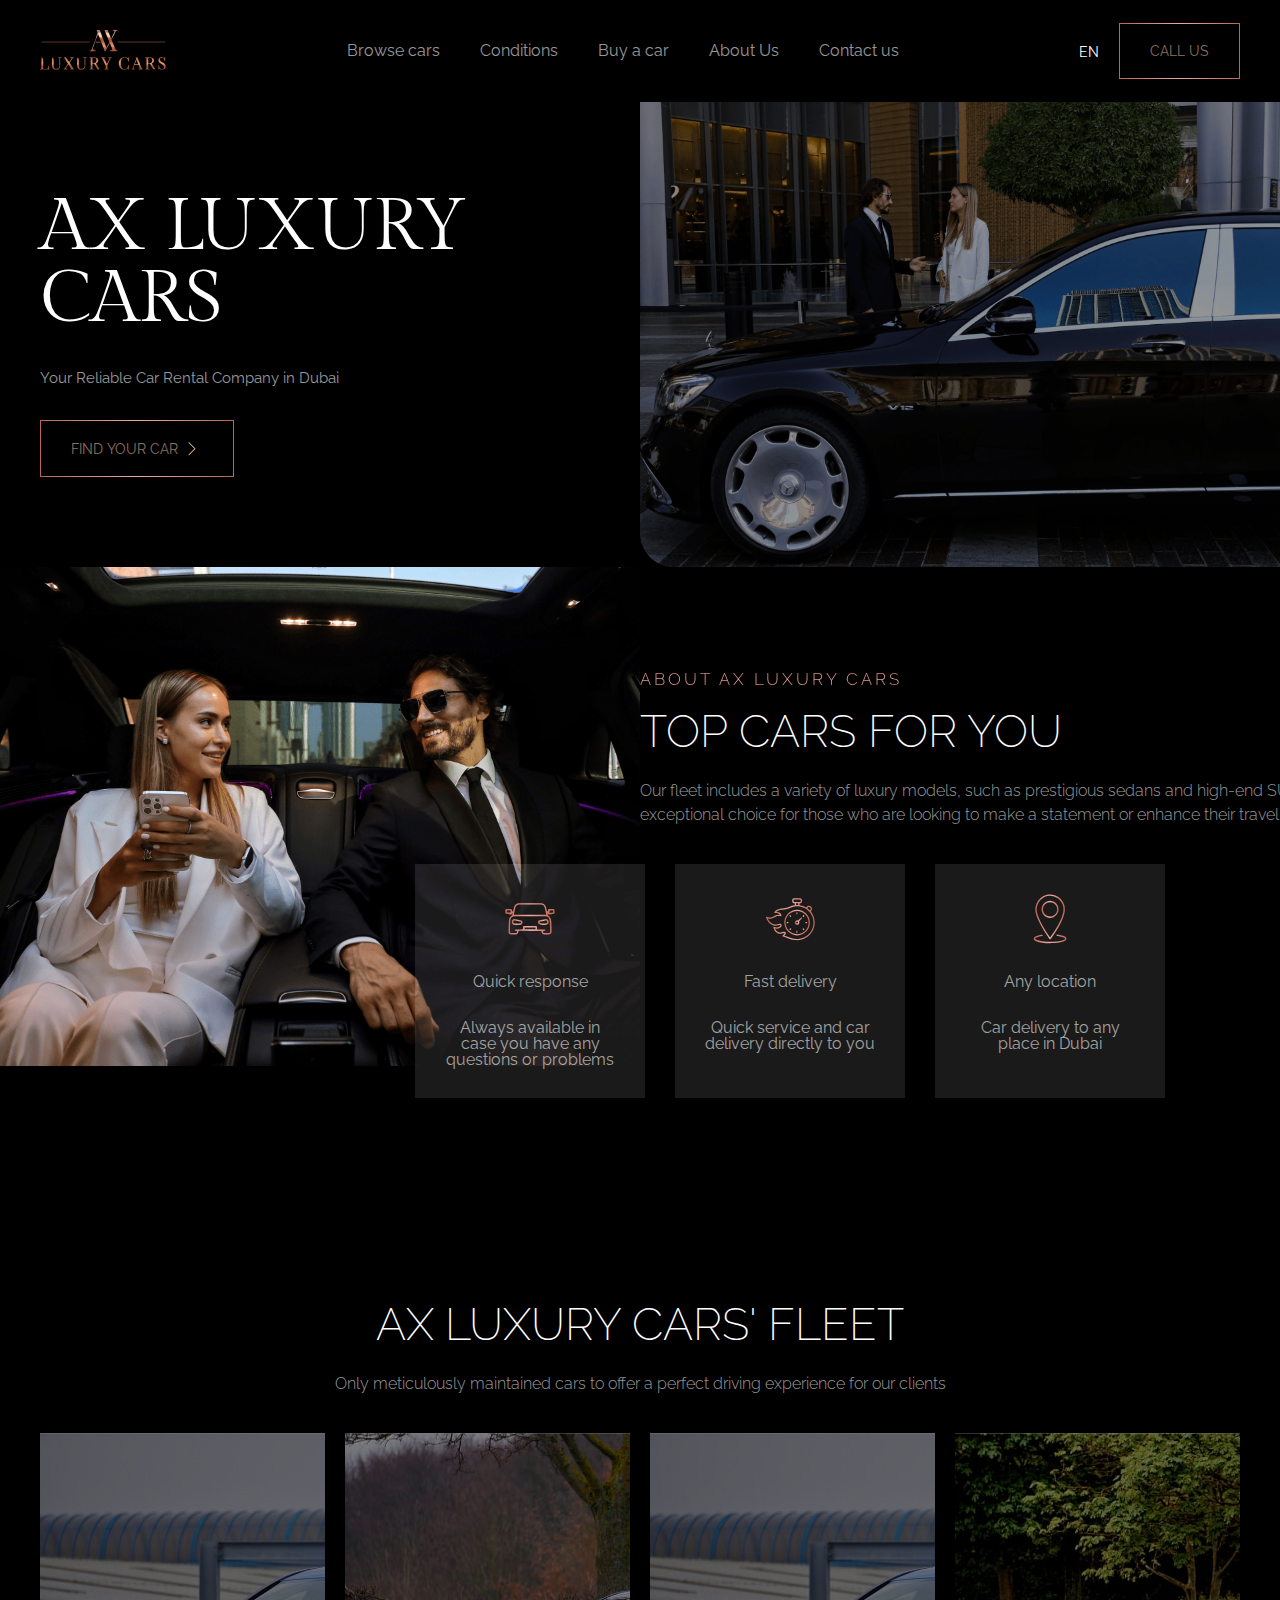
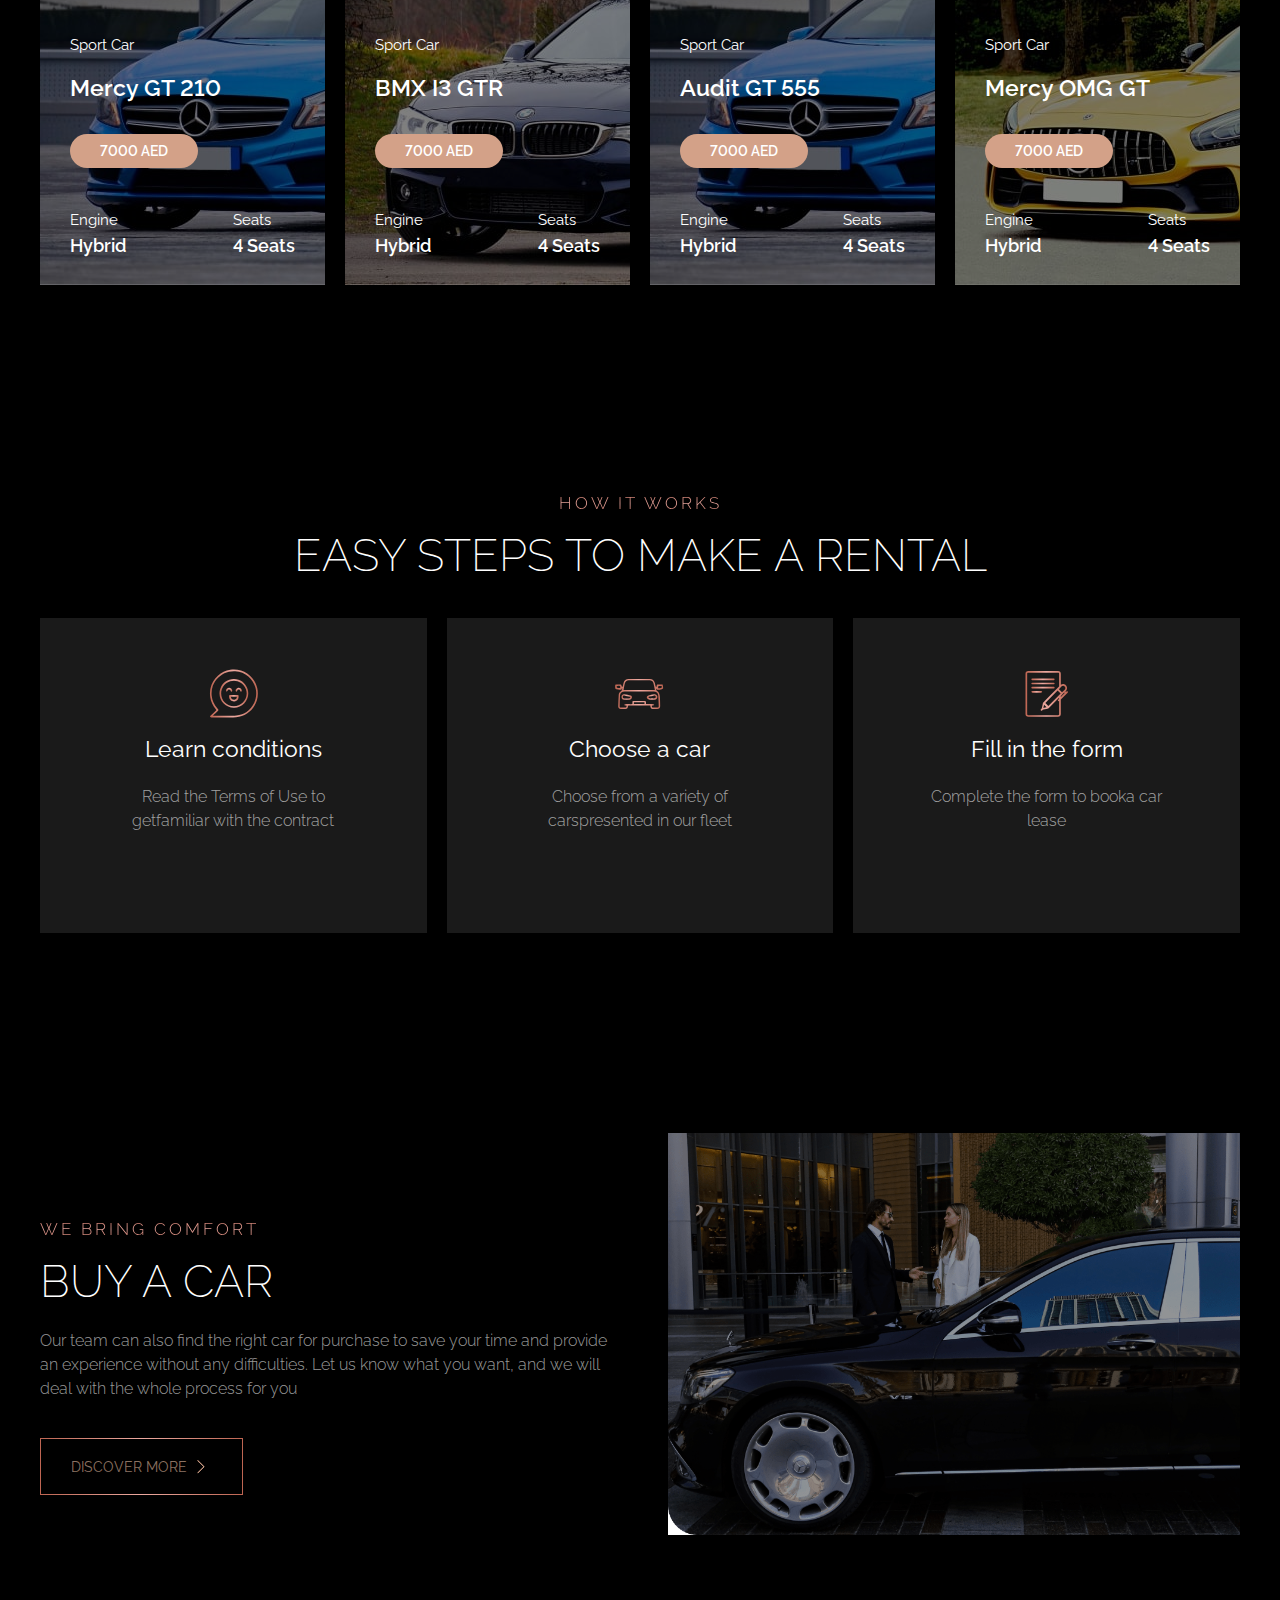
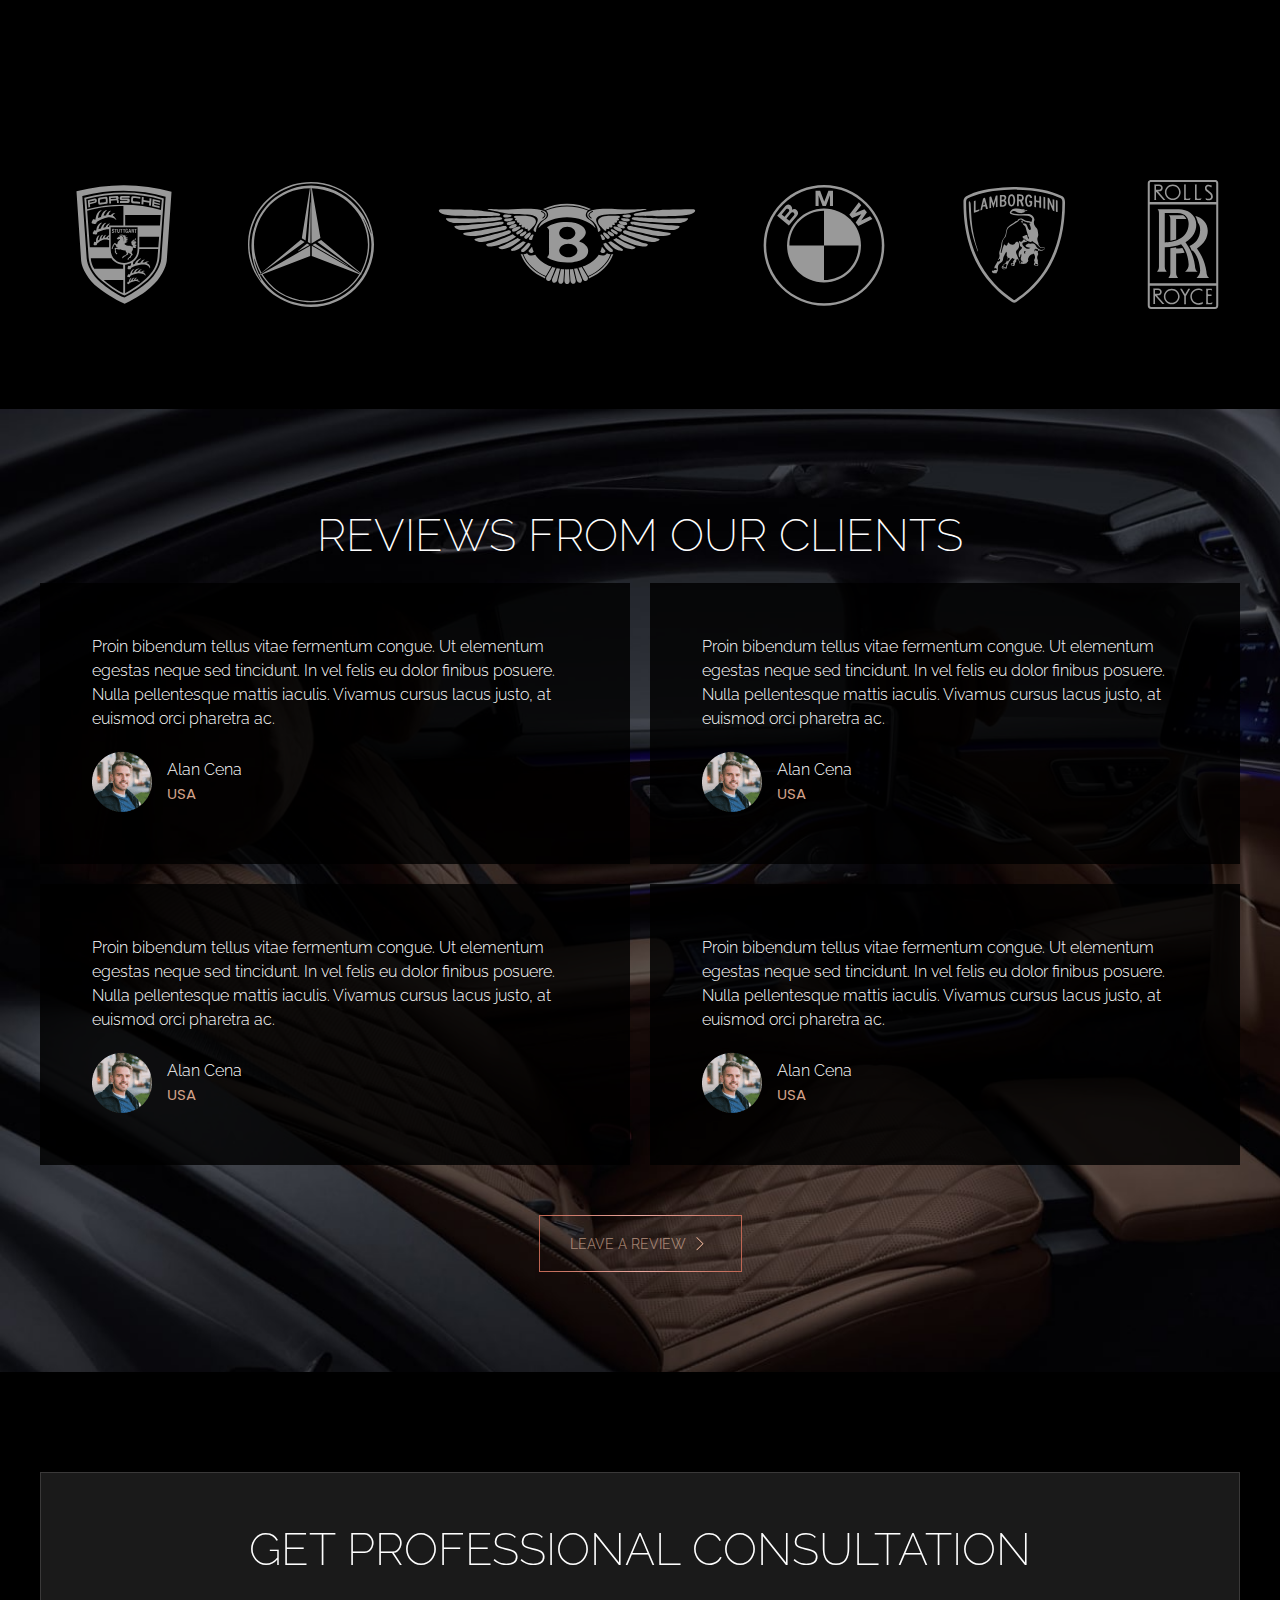
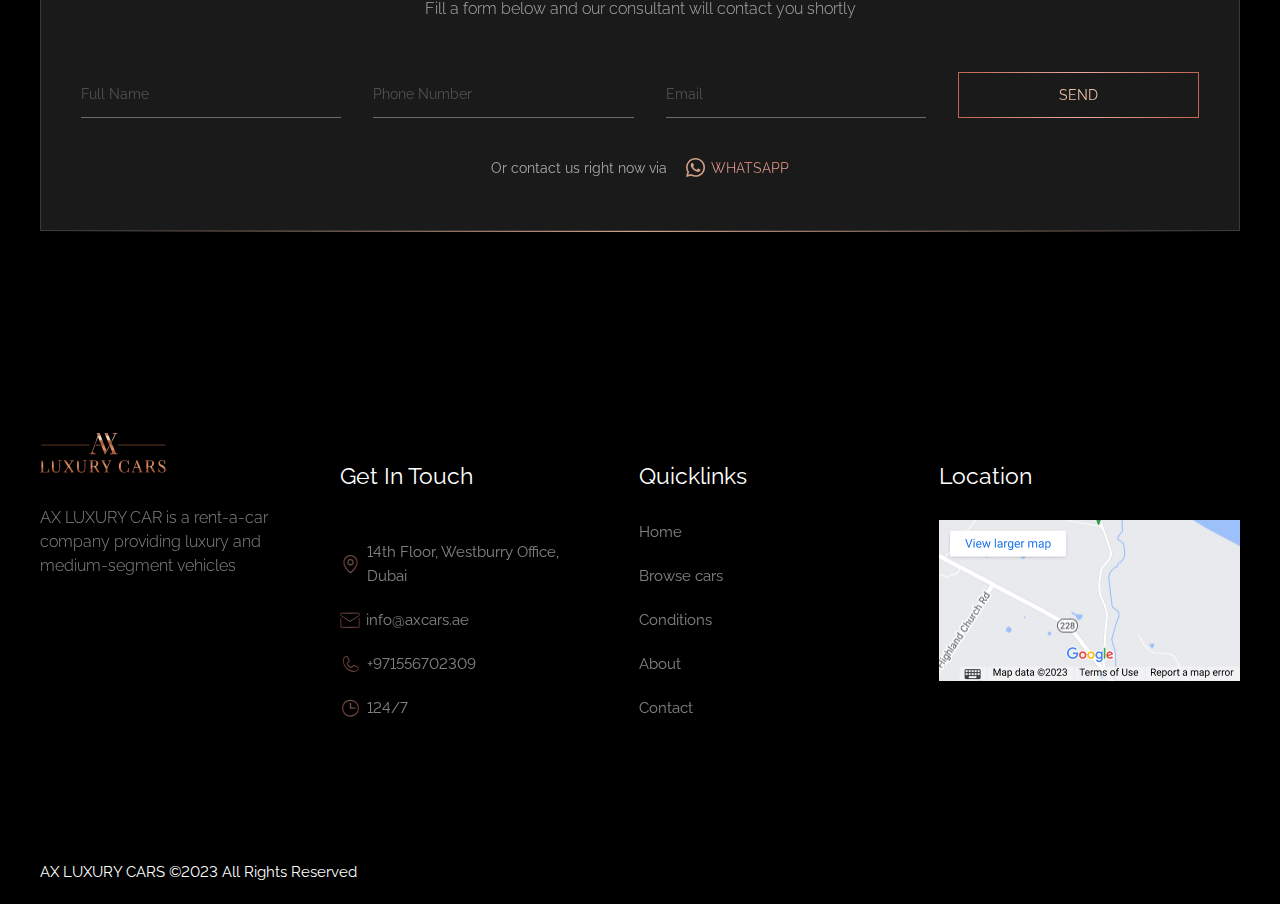
<file: index.html>
<!DOCTYPE html>
<html lang="en">
  <head>
    <meta charset="UTF-8" />
    <meta name="viewport" content="width=device-width, initial-scale=1.0" />
    <link
      rel="stylesheet"
      href="https://cdn.jsdelivr.net/npm/swiper@10/swiper-bundle.min.css"
    />
    <link rel="stylesheet" href="style.css" />

    <title>AX CAR</title>
  </head>
  <body>
    <div class="wrapper">
      <header class="header container">
        <div class="menu_toggle">
          <input type="checkbox" id="checkbox" />
          <label for="checkbox" class="toggle" onclick="toggleMenu()">
            <div class="bars" id="bar1"></div>
            <div class="bars" id="bar3"></div>
          </label>
        </div>
        <a href="index.html"><img src="/img/logo.svg" alt="AX CAR" /></a>

        <nav class="header_nav">
          <ul class="nav">
            <a href="catalog.html" class="nav_link"><li>Browse cars</li></a>
            <a href="" class="nav_link"><li>Conditions</li></a>
            <a href="buy-a-car.html" class="nav_link"><li>Buy a car</li></a>
            <a href="about-us.html" class="nav_link"><li>About Us</li></a>
            <a href="contact-us.html" class="nav_link"><li>Contact us</li></a>
          </ul>
        </nav>

        <div class="header_right">
          <ul class="social-links">
            <li>
              <div>
                <div id="lang-form">
                  <div id="language-selected" class="dropdownbox">EN</div>

                  <div id="dropdown-wrapper">
                    <ul name="lang" id="select-language-menu" class="menu">
                      <li class="selected">
                        English
                        <div class="lang-code" style="display: none">en</div>
                      </li>
                      <li>
                        Русский
                        <div class="lang-code" style="display: none">Ру</div>
                      </li>
                    </ul>
                  </div>
                </div>
              </div>
            </li>
          </ul>

          <a href="" class="button">
            <img
              src="/img/Vector 2.svg"
              alt="Call us"
              class="header_call_icon"
            />
            <span>Call us</span>
          </a>
        </div>
      </header>
      <main>
        <section class="hero_section">
          <div class="hero_content container">
            <h1 class="hero_title">AX LUXURY CARS</h1>
            <p class="hero_subtitle">
              Your Reliable Car Rental Company in Dubai
            </p>
            <a href="" class="button">
              FIND YOUR CAR
              <img src="/img/Icon.svg" alt="" />
            </a>
          </div>
        </section>

        <section class="about_ax_cars">
          <div class="about_ax_cars_content container">
            <div class="about_ax_cars_content_left"></div>
            <div class="about_ax_cars_content_right">
              <div class="about_ax_cars_content_top">
                <div class="section_subtitle luxury">ABOUT AX luxury cars</div>
                <div class="section_title">Top cars for you</div>
                <div class="section_description">
                  Our fleet includes a variety of luxury models, such as
                  prestigious sedans and high-end SUVs – an exceptional choice
                  for those who are looking to make a statement or enhance their
                  travel experience.
                </div>
              </div>
              <div class="about_ax_cars_content_bottom">
                <div class="about_ax_cars_content_bottom_card">
                  <img src="/img/quick resp.svg" alt="Quick response" />
                  <div class="about_ax_cars_content_bottom_card_title">
                    Quick response
                  </div>
                  <p class="about_ax_cars_content_bottom_card_description">
                    Always available in case you have any questions or problems
                  </p>
                </div>
                <div class="about_ax_cars_content_bottom_card">
                  <img src="/img/fast.svg" alt="Fast delivery" />
                  <div class="about_ax_cars_content_bottom_card_title">
                    Fast delivery
                  </div>
                  <p class="about_ax_cars_content_bottom_card_description">
                    Quick service and car delivery directly to you
                  </p>
                </div>
                <div class="about_ax_cars_content_bottom_card">
                  <img src="/img/any loc.svg" alt="Any location" />
                  <div class="about_ax_cars_content_bottom_card_title">
                    Any location
                  </div>
                  <p class="about_ax_cars_content_bottom_card_description">
                    Car delivery to any place in Dubai
                  </p>
                </div>
              </div>
              <img
                src="img/Fotoju-min.png"
                alt="Top cars for you"
                class="mobile_foto container"
              />
            </div>
          </div>
        </section>

        <section class="main_page_catalog">
          <div class="main_page_catalog_inner container">
            <div class="section_title">AX LUXURY CARS' Fleet</div>
            <div class="section_description">
              Only meticulously maintained cars to offer a perfect driving
              experience for our clients
            </div>
            <div class="main_page_catalog_cards">
              <a
                href="#"
                class="main_page_catalog_cards_card"
                style="
                  background-image: url(/img/div.elementor-widget-wrap-min.jpg);
                "
              >
                <div class="content_car">
                  <div class="car_category">Sport Car</div>
                  <div class="car_title">Mercy GT 210</div>
                  <div class="car_price">7000 AED</div>
                  <div class="car_info">
                    <div class="car_engine">
                      Engine <br />
                      <span>Hybrid</span>
                    </div>
                    <div class="car_seats">
                      Seats <br />
                      <span>4 Seats</span>
                    </div>
                  </div>
                </div>

                <div class="background_overlay"></div>
              </a>
              <a
                href="#"
                class="main_page_catalog_cards_card"
                style="
                  background-image: url(/img/div.elementor-widget-wjrap-min.jpg);
                "
              >
                <div class="content_car">
                  <div class="car_category">Sport Car</div>
                  <div class="car_title">BMX I3 GTR</div>
                  <div class="car_price">7000 AED</div>
                  <div class="car_info">
                    <div class="car_engine">
                      Engine <br />
                      <span>Hybrid</span>
                    </div>
                    <div class="car_seats">
                      Seats <br />
                      <span>4 Seats</span>
                    </div>
                  </div>
                </div>

                <div class="background_overlay"></div>
              </a>
              <a
                href="#"
                class="main_page_catalog_cards_card"
                style="
                  background-image: url(/img/div.elementor-widget-wrap-min.jpg);
                "
              >
                <div class="content_car">
                  <div class="car_category">Sport Car</div>
                  <div class="car_title">Audit GT 555</div>
                  <div class="car_price">7000 AED</div>
                  <div class="car_info">
                    <div class="car_engine">
                      Engine <br />
                      <span>Hybrid</span>
                    </div>
                    <div class="car_seats">
                      Seats <br />
                      <span>4 Seats</span>
                    </div>
                  </div>
                </div>

                <div class="background_overlay"></div>
              </a>
              <a
                href="#"
                class="main_page_catalog_cards_card"
                style="
                  background-image: url(/img/div.elementor-widkget-wkkrap-min.jpg);
                "
              >
                <div class="content_car">
                  <div class="car_category">Sport Car</div>
                  <div class="car_title">Mercy OMG GT</div>
                  <div class="car_price">7000 AED</div>
                  <div class="car_info">
                    <div class="car_engine">
                      Engine <br />
                      <span>Hybrid</span>
                    </div>
                    <div class="car_seats">
                      Seats <br />
                      <span>4 Seats</span>
                    </div>
                  </div>
                </div>

                <div class="background_overlay"></div>
              </a>
            </div>
          </div>
        </section>

        <section class="how_it_works container">
          <div class="section_subtitle luxury">HOW IT WORKS</div>
          <div class="section_title">Easy steps to make a rental</div>

          <div class="info_cards">
            <div class="info_cards_card">
              <img src="/img/Location.svg" alt="Quick response" />
              <div class="info_cards_card_title">Learn conditions</div>
              <p class="info_cards_card_description">
                Read the Terms of Use to getfamiliar with the contract
              </p>
            </div>
            <div class="info_cards_card">
              <img src="/img/Location (1).svg" alt="Quick response" />
              <div class="info_cards_card_title">Choose a car</div>
              <p class="info_cards_card_description">
                Choose from a variety of carspresented in our fleet
              </p>
            </div>
            <div class="info_cards_card">
              <img src="/img/Location (2).svg" alt="Quick response" />
              <div class="info_cards_card_title">Fill in the form</div>
              <p class="info_cards_card_description">
                Complete the form to booka car lease
              </p>
            </div>
          </div>
        </section>

        <section class="cta_section container">
          <div class="cta_section_left">
            <div class="section_subtitle luxury">We bring Comfort</div>
            <div class="section_title">BUY a car</div>
            <div class="section_description">
              Our team can also find the right car for purchase to save your
              time and provide an experience without any difficulties. Let us
              know what you want, and we will deal with the whole process for
              you
            </div>
            <a href="" class="button">
              DISCOVER MORE
              <img src="/img/Icon.svg" alt="" />
            </a>
          </div>
          <div class="cta_section_right">
            <div class="swiper mySwiper1">
              <div class="swiper-wrapper">
                <div class="swiper-slide">
                  <img src="/img/Foto-min.png" alt="" />
                </div>
                <div class="swiper-slide">
                  <img src="img/Fotoju-min.png" alt="" />
                </div>
                <div class="swiper-slide">
                  <img src="/img/Foto-min.png" alt="" />
                </div>
              </div>
              <div class="swiper-pagination"></div>
            </div>
          </div>
        </section>

        <section class="logos_section">
          <img src="/img/Group.svg" alt="Ax cars Porsche" />
          <img src="/img/Vector.svg" alt="Ax cars Mercedes Benz" />
          <img src="/img/bentley.svg" alt="Ax cars Bentley" />
          <img src="/img/Group 37565.svg" alt="Ax cars BMW" />
          <img src="/img/Lamborghini.svg" alt="Ax cars Lamborghini" />
          <img src="/img/Vector_Logo.svg" alt="Ax cars Rolls Roys" />
        </section>

        <section class="reviews_section">
          <div class="reviews_inner container">
            <div class="section_title">Reviews from our clients</div>
            <div class="reviews_block">
              <div class="review_item">
                <p class="review_text">
                  Proin bibendum tellus vitae fermentum congue. Ut elementum
                  egestas neque sed tincidunt. In vel felis eu dolor finibus
                  posuere. Nulla pellentesque mattis iaculis. Vivamus cursus
                  lacus justo, at euismod orci pharetra ac.
                </p>
                <div class="review_author">
                  <img
                    src="img/portrait-of-young-man-ZF8ARTS.jpeg-min.png"
                    alt="Author"
                  />
                  <div class="review_author_info">
                    <div class="review_author_name">Alan Cena</div>
                    <div class="review_author_country">USA</div>
                  </div>
                </div>
              </div>
              <div class="review_item">
                <p class="review_text">
                  Proin bibendum tellus vitae fermentum congue. Ut elementum
                  egestas neque sed tincidunt. In vel felis eu dolor finibus
                  posuere. Nulla pellentesque mattis iaculis. Vivamus cursus
                  lacus justo, at euismod orci pharetra ac.
                </p>
                <div class="review_author">
                  <img
                    src="img/portrait-of-young-man-ZF8ARTS.jpeg-min.png"
                    alt="Author"
                  />
                  <div class="review_author_info">
                    <div class="review_author_name">Alan Cena</div>
                    <div class="review_author_country">USA</div>
                  </div>
                </div>
              </div>
              <div class="review_item">
                <p class="review_text">
                  Proin bibendum tellus vitae fermentum congue. Ut elementum
                  egestas neque sed tincidunt. In vel felis eu dolor finibus
                  posuere. Nulla pellentesque mattis iaculis. Vivamus cursus
                  lacus justo, at euismod orci pharetra ac.
                </p>
                <div class="review_author">
                  <img
                    src="img/portrait-of-young-man-ZF8ARTS.jpeg-min.png"
                    alt="Author"
                  />
                  <div class="review_author_info">
                    <div class="review_author_name">Alan Cena</div>
                    <div class="review_author_country">USA</div>
                  </div>
                </div>
              </div>
              <div class="review_item">
                <p class="review_text">
                  Proin bibendum tellus vitae fermentum congue. Ut elementum
                  egestas neque sed tincidunt. In vel felis eu dolor finibus
                  posuere. Nulla pellentesque mattis iaculis. Vivamus cursus
                  lacus justo, at euismod orci pharetra ac.
                </p>
                <div class="review_author">
                  <img
                    src="img/portrait-of-young-man-ZF8ARTS.jpeg-min.png"
                    alt="Author"
                  />
                  <div class="review_author_info">
                    <div class="review_author_name">Alan Cena</div>
                    <div class="review_author_country">USA</div>
                  </div>
                </div>
              </div>
            </div>
            <a href="" class="button">
              Leave a review
              <img src="/img/Icon.svg" alt="" />
            </a>
          </div>
        </section>

        <section class="get_consultation container">
          <div class="get_consultation_inner">
            <div class="section_title">Get professional consultation</div>
            <div class="section_description">
              Fill a form below and our consultant will contact you shortly
            </div>
            <form action="#" class="get_consultation_form">
              <input
                type="text"
                class="get_consultation_full_name"
                placeholder="Full Name"
              />
              <input
                type="tel"
                class="get_consultation_phone_number"
                placeholder="Phone Number"
              />
              <input
                type="email"
                class="get_consultation_email"
                placeholder="Email"
              />
              <button class="button">SEND</button>
            </form>
            <div class="contact_whatsapp">
              Or contact us right now via
              <a href="#">
                <img
                  src="img/akar-icons_whatsapp-fill.svg"
                  alt="contact us right now via whatsapp"
                />
                <span class="luxury">WHATSAPP</span>
              </a>
            </div>
          </div>
          <div class="lux_line container"></div>
        </section>

        <footer class="footer container">
          <div class="footer_logo">
            <img src="/img/logo.svg" alt="AX CAR" />
            <p>
              AX LUXURY CAR is a rent-a-car company providing luxury and
              medium-segment vehicles
            </p>
          </div>
          <div class="footer_get_in_touch">
            <div class="footer_block_title">Get In Touch</div>
            <div>
              <img src="img/ph_map-pin.svg" alt="location" />14th Floor,
              Westburry Office, Dubai
            </div>
            <div>
              <img
                src="img/oi_envelope-closed.svg"
                alt="info@axcars.ae"
              />info@axcars.ae
            </div>
            <div>
              <img
                src="img/ph_phone-light.svg"
                alt="+971556702309"
              />+971556702309
            </div>
            <div><img src="img/ph_clock.svg" alt="24/7" />124/7</div>
          </div>
          <div class="footer_quicklinks">
            <div class="footer_block_title">Quicklinks</div>
            <div>Home</div>
            <div>Browse cars</div>
            <div>Conditions</div>
            <div>About</div>
            <div>Contact</div>
          </div>
          <div class="footer_location">
            <div class="footer_block_title">Location</div>
            <img src="img/div.gm-style.jpg" alt="location" />
          </div>
        </footer>
        <div class="bottom_copyright container">
          AX LUXURY CARS ©2023 All Rights Reserved
        </div>
      </main>
    </div>
    <script
      src="https://code.jquery.com/jquery-3.7.0.min.js"
      integrity="sha256-2Pmvv0kuTBOenSvLm6bvfBSSHrUJ+3A7x6P5Ebd07/g="
      crossorigin="anonymous"
    ></script>
    <script src="https://cdn.jsdelivr.net/npm/swiper@10/swiper-bundle.min.js"></script>

    <script src="/script.js"></script>
  </body>
</html>
</file>
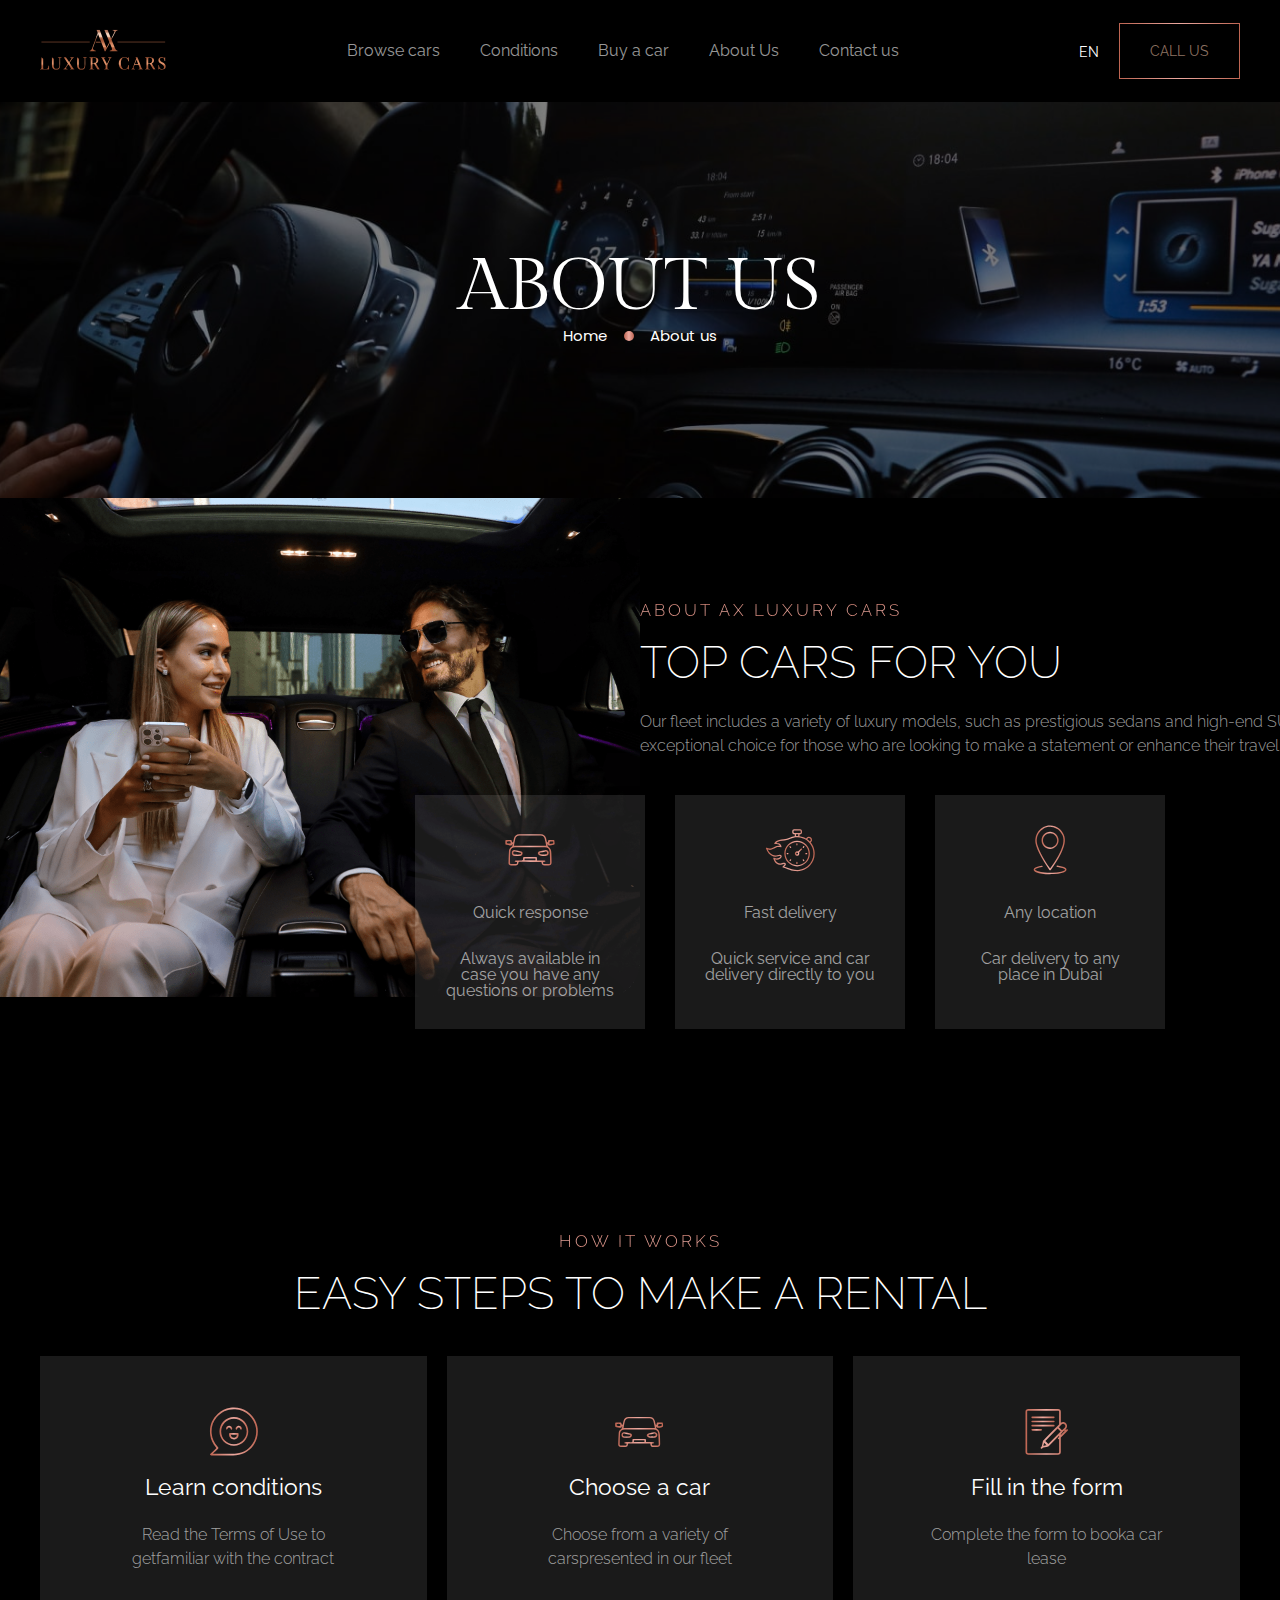
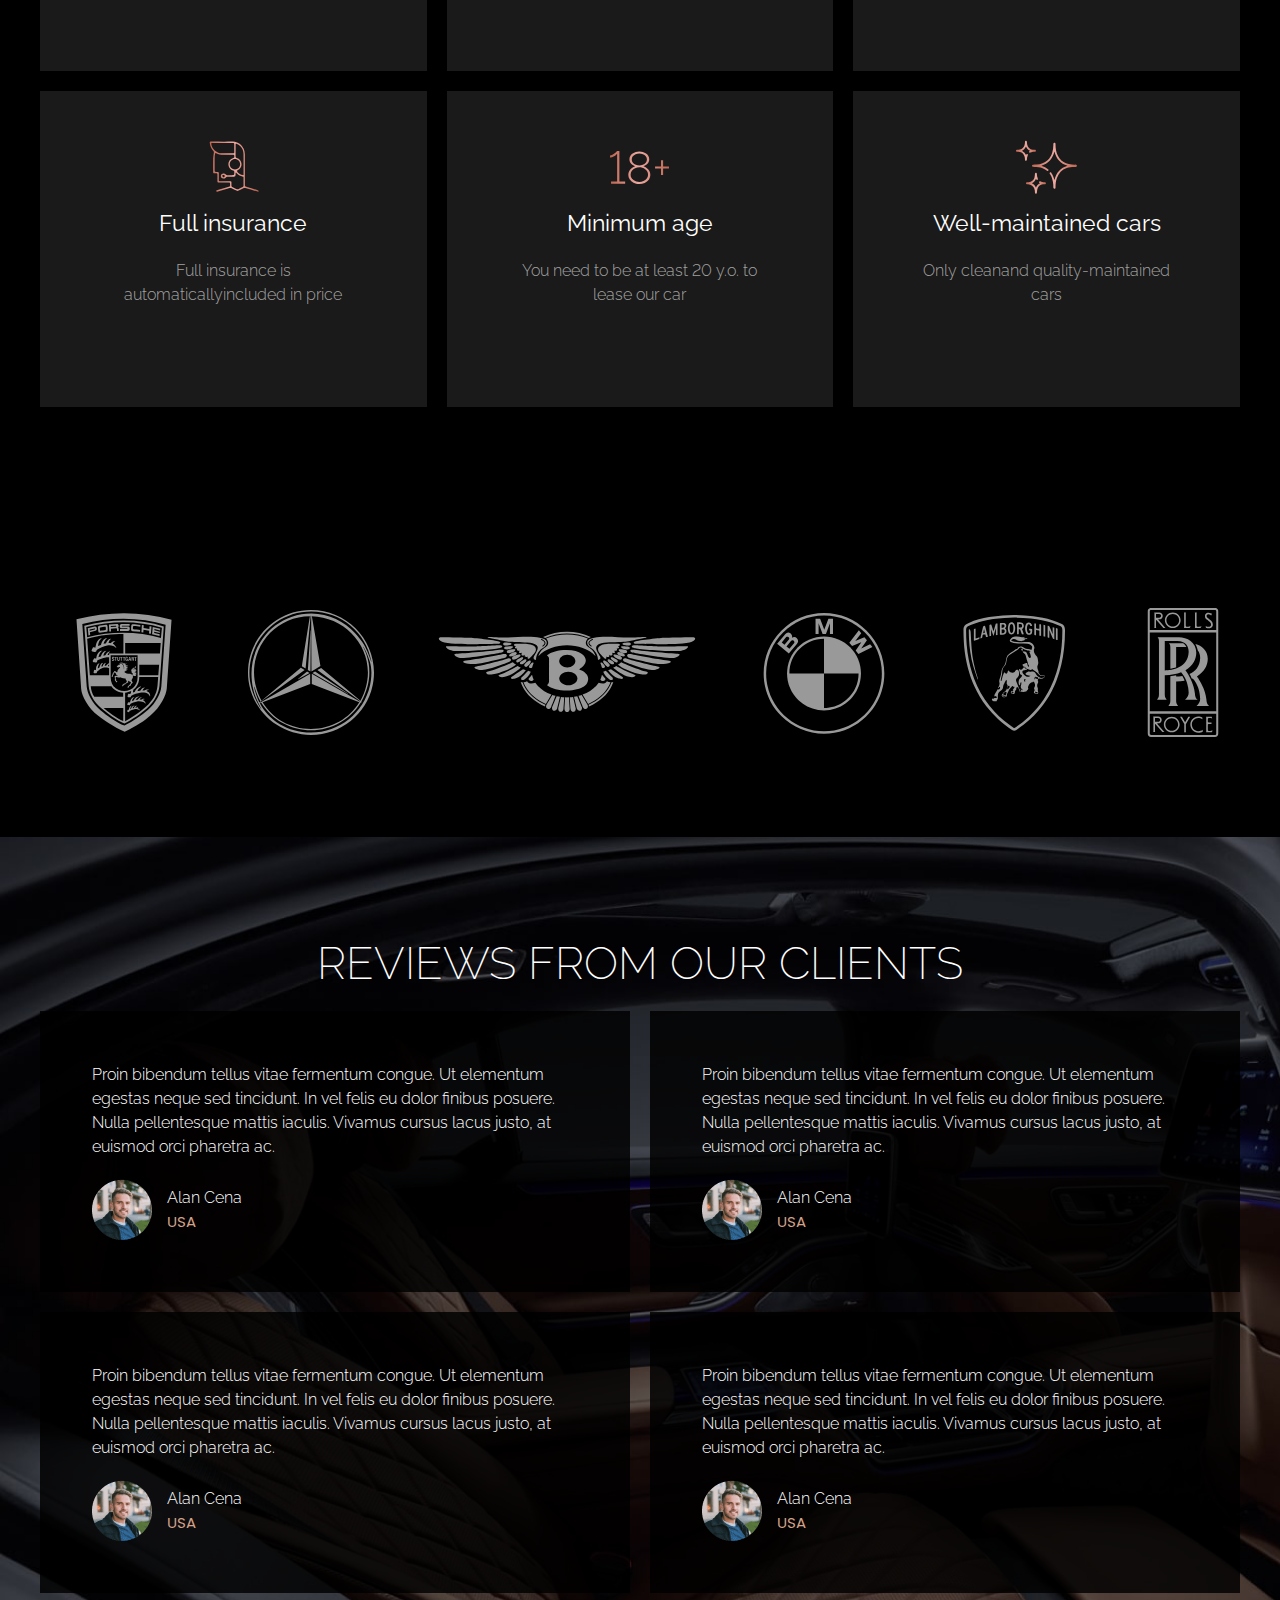
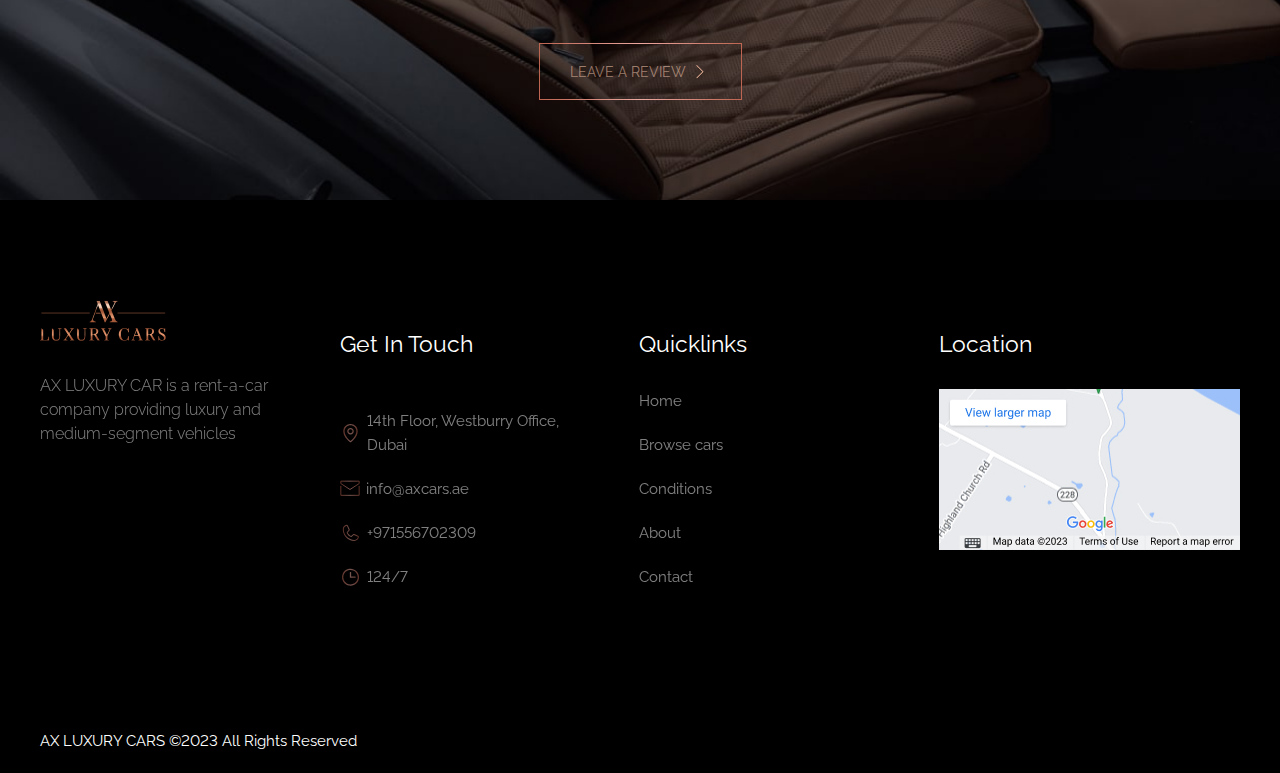
<file: about-us.html>
<!DOCTYPE html>
<html lang="en">
  <head>
    <meta charset="UTF-8" />
    <meta name="viewport" content="width=device-width, initial-scale=1.0" />
    <link
      rel="stylesheet"
      href="https://cdn.jsdelivr.net/npm/swiper@10/swiper-bundle.min.css"
    />
    <link rel="stylesheet" href="style.css" />

    <title>AX CAR</title>
  </head>
  <body>
    <div class="wrapper">
      <header class="header container">
        <div class="menu_toggle">
          <input type="checkbox" id="checkbox" />
          <label for="checkbox" class="toggle" onclick="toggleMenu()">
            <div class="bars" id="bar1"></div>
            <div class="bars" id="bar3"></div>
          </label>
        </div>
        <a href="index.html"><img src="/img/logo.svg" alt="AX CAR" /></a>

        <nav class="header_nav">
          <ul class="nav">
            <a href="catalog.html" class="nav_link"><li>Browse cars</li></a>
            <a href="" class="nav_link"><li>Conditions</li></a>
            <a href="buy-a-car.html" class="nav_link"><li>Buy a car</li></a>
            <a href="about-us.html" class="nav_link"><li>About Us</li></a>
            <a href="contact-us.html" class="nav_link"><li>Contact us</li></a>
          </ul>
        </nav>

        <div class="header_right">
          <ul class="social-links">
            <li>
              <div>
                <div id="lang-form">
                  <div id="language-selected" class="dropdownbox">EN</div>

                  <div id="dropdown-wrapper">
                    <ul name="lang" id="select-language-menu" class="menu">
                      <li class="selected">
                        English
                        <div class="lang-code" style="display: none">en</div>
                      </li>
                      <li>
                        Русский
                        <div class="lang-code" style="display: none">Ру</div>
                      </li>
                    </ul>
                  </div>
                </div>
              </div>
            </li>
          </ul>

          <a href="" class="button">
            <img
              src="/img/Vector 2.svg"
              alt="Call us"
              class="header_call_icon"
            />
            <span>Call us</span>
          </a>
        </div>
      </header>
      <main>
        <section
          class="page_title"
          style="background-image: url(img/Sectionccc-min.jpeg)"
        >
          <div class="page_title_block">
            <div class="page_title_text">About us</div>
            <div class="breadcrums">
              <span>Home</span>
              <span>About us</span>
            </div>
          </div>
          <div class="background_overlay"></div>
        </section>

        <section class="about_ax_cars">
          <div class="about_ax_cars_content container">
            <div class="about_ax_cars_content_left"></div>
            <div class="about_ax_cars_content_right">
              <div class="about_ax_cars_content_top">
                <div class="section_subtitle luxury">ABOUT AX luxury cars</div>
                <div class="section_title">Top cars for you</div>
                <div class="section_description">
                  Our fleet includes a variety of luxury models, such as
                  prestigious sedans and high-end SUVs – an exceptional choice
                  for those who are looking to make a statement or enhance their
                  travel experience.
                </div>
              </div>
              <div class="about_ax_cars_content_bottom">
                <div class="about_ax_cars_content_bottom_card">
                  <img src="/img/quick resp.svg" alt="Quick response" />
                  <div class="about_ax_cars_content_bottom_card_title">
                    Quick response
                  </div>
                  <p class="about_ax_cars_content_bottom_card_description">
                    Always available in case you have any questions or problems
                  </p>
                </div>
                <div class="about_ax_cars_content_bottom_card">
                  <img src="/img/fast.svg" alt="Fast delivery" />
                  <div class="about_ax_cars_content_bottom_card_title">
                    Fast delivery
                  </div>
                  <p class="about_ax_cars_content_bottom_card_description">
                    Quick service and car delivery directly to you
                  </p>
                </div>
                <div class="about_ax_cars_content_bottom_card">
                  <img src="/img/any loc.svg" alt="Any location" />
                  <div class="about_ax_cars_content_bottom_card_title">
                    Any location
                  </div>
                  <p class="about_ax_cars_content_bottom_card_description">
                    Car delivery to any place in Dubai
                  </p>
                </div>
              </div>
              <img
                src="img/Fotoju-min.png"
                alt="Top cars for you"
                class="mobile_foto container"
              />
            </div>
          </div>
        </section>

        <section class="how_it_works container">
          <div class="section_subtitle luxury">HOW IT WORKS</div>
          <div class="section_title">Easy steps to make a rental</div>

          <div class="info_cards">
            <div class="info_cards_card">
              <img src="/img/Location.svg" alt="Quick response" />
              <div class="info_cards_card_title">Learn conditions</div>
              <p class="info_cards_card_description">
                Read the Terms of Use to getfamiliar with the contract
              </p>
            </div>
            <div class="info_cards_card">
              <img src="/img/Location (1).svg" alt="Quick response" />
              <div class="info_cards_card_title">Choose a car</div>
              <p class="info_cards_card_description">
                Choose from a variety of carspresented in our fleet
              </p>
            </div>
            <div class="info_cards_card">
              <img src="/img/Location (2).svg" alt="Quick response" />
              <div class="info_cards_card_title">Fill in the form</div>
              <p class="info_cards_card_description">
                Complete the form to booka car lease
              </p>
            </div>
            <div class="info_cards_card">
              <img src="/img/Location (3).svg" alt="Quick response" />
              <div class="info_cards_card_title">Full insurance</div>
              <p class="info_cards_card_description">
                Full insurance is automaticallyincluded in price
              </p>
            </div>
            <div class="info_cards_card">
              <img src="/img/Location (4).svg" alt="Quick response" />
              <div class="info_cards_card_title">Minimum age</div>
              <p class="info_cards_card_description">
                You need to be at least 20 y.o. to lease our car
              </p>
            </div>
            <div class="info_cards_card">
              <img src="/img/Location (5).svg" alt="Quick response" />
              <div class="info_cards_card_title">Well-maintained cars</div>
              <p class="info_cards_card_description">
                Only cleanand quality-maintained cars
              </p>
            </div>
          </div>
        </section>

        <section class="logos_section">
          <img src="/img/Group.svg" alt="Ax cars Porsche" />
          <img src="/img/Vector.svg" alt="Ax cars Mercedes Benz" />
          <img src="/img/bentley.svg" alt="Ax cars Bentley" />
          <img src="/img/Group 37565.svg" alt="Ax cars BMW" />
          <img src="/img/Lamborghini.svg" alt="Ax cars Lamborghini" />
          <img src="/img/Vector_Logo.svg" alt="Ax cars Rolls Roys" />
        </section>

        <section class="reviews_section">
          <div class="reviews_inner container">
            <div class="section_title">Reviews from our clients</div>
            <div class="reviews_block">
              <div class="review_item">
                <p class="review_text">
                  Proin bibendum tellus vitae fermentum congue. Ut elementum
                  egestas neque sed tincidunt. In vel felis eu dolor finibus
                  posuere. Nulla pellentesque mattis iaculis. Vivamus cursus
                  lacus justo, at euismod orci pharetra ac.
                </p>
                <div class="review_author">
                  <img
                    src="img/portrait-of-young-man-ZF8ARTS.jpeg-min.png"
                    alt="Author"
                  />
                  <div class="review_author_info">
                    <div class="review_author_name">Alan Cena</div>
                    <div class="review_author_country">USA</div>
                  </div>
                </div>
              </div>
              <div class="review_item">
                <p class="review_text">
                  Proin bibendum tellus vitae fermentum congue. Ut elementum
                  egestas neque sed tincidunt. In vel felis eu dolor finibus
                  posuere. Nulla pellentesque mattis iaculis. Vivamus cursus
                  lacus justo, at euismod orci pharetra ac.
                </p>
                <div class="review_author">
                  <img
                    src="img/portrait-of-young-man-ZF8ARTS.jpeg-min.png"
                    alt="Author"
                  />
                  <div class="review_author_info">
                    <div class="review_author_name">Alan Cena</div>
                    <div class="review_author_country">USA</div>
                  </div>
                </div>
              </div>
              <div class="review_item">
                <p class="review_text">
                  Proin bibendum tellus vitae fermentum congue. Ut elementum
                  egestas neque sed tincidunt. In vel felis eu dolor finibus
                  posuere. Nulla pellentesque mattis iaculis. Vivamus cursus
                  lacus justo, at euismod orci pharetra ac.
                </p>
                <div class="review_author">
                  <img
                    src="img/portrait-of-young-man-ZF8ARTS.jpeg-min.png"
                    alt="Author"
                  />
                  <div class="review_author_info">
                    <div class="review_author_name">Alan Cena</div>
                    <div class="review_author_country">USA</div>
                  </div>
                </div>
              </div>
              <div class="review_item">
                <p class="review_text">
                  Proin bibendum tellus vitae fermentum congue. Ut elementum
                  egestas neque sed tincidunt. In vel felis eu dolor finibus
                  posuere. Nulla pellentesque mattis iaculis. Vivamus cursus
                  lacus justo, at euismod orci pharetra ac.
                </p>
                <div class="review_author">
                  <img
                    src="img/portrait-of-young-man-ZF8ARTS.jpeg-min.png"
                    alt="Author"
                  />
                  <div class="review_author_info">
                    <div class="review_author_name">Alan Cena</div>
                    <div class="review_author_country">USA</div>
                  </div>
                </div>
              </div>
            </div>
            <a href="" class="button">
              Leave a review
              <img src="/img/Icon.svg" alt="" />
            </a>
          </div>
        </section>

        <footer class="footer container">
          <div class="footer_logo">
            <img src="/img/logo.svg" alt="AX CAR" />
            <p>
              AX LUXURY CAR is a rent-a-car company providing luxury and
              medium-segment vehicles
            </p>
          </div>
          <div class="footer_get_in_touch">
            <div class="footer_block_title">Get In Touch</div>
            <div>
              <img src="img/ph_map-pin.svg" alt="location" />14th Floor,
              Westburry Office, Dubai
            </div>
            <div>
              <img
                src="img/oi_envelope-closed.svg"
                alt="info@axcars.ae"
              />info@axcars.ae
            </div>
            <div>
              <img
                src="img/ph_phone-light.svg"
                alt="+971556702309"
              />+971556702309
            </div>
            <div><img src="img/ph_clock.svg" alt="24/7" />124/7</div>
          </div>
          <div class="footer_quicklinks">
            <div class="footer_block_title">Quicklinks</div>
            <div>Home</div>
            <div>Browse cars</div>
            <div>Conditions</div>
            <div>About</div>
            <div>Contact</div>
          </div>
          <div class="footer_location">
            <div class="footer_block_title">Location</div>
            <img src="img/div.gm-style.jpg" alt="location" />
          </div>
        </footer>
        <div class="bottom_copyright container">
          AX LUXURY CARS ©2023 All Rights Reserved
        </div>
      </main>
    </div>
    <script
      src="https://code.jquery.com/jquery-3.7.0.min.js"
      integrity="sha256-2Pmvv0kuTBOenSvLm6bvfBSSHrUJ+3A7x6P5Ebd07/g="
      crossorigin="anonymous"
    ></script>
    <script src="https://cdn.jsdelivr.net/npm/swiper@10/swiper-bundle.min.js"></script>

    <script src="/script.js"></script>
  </body>
</html>
</file>
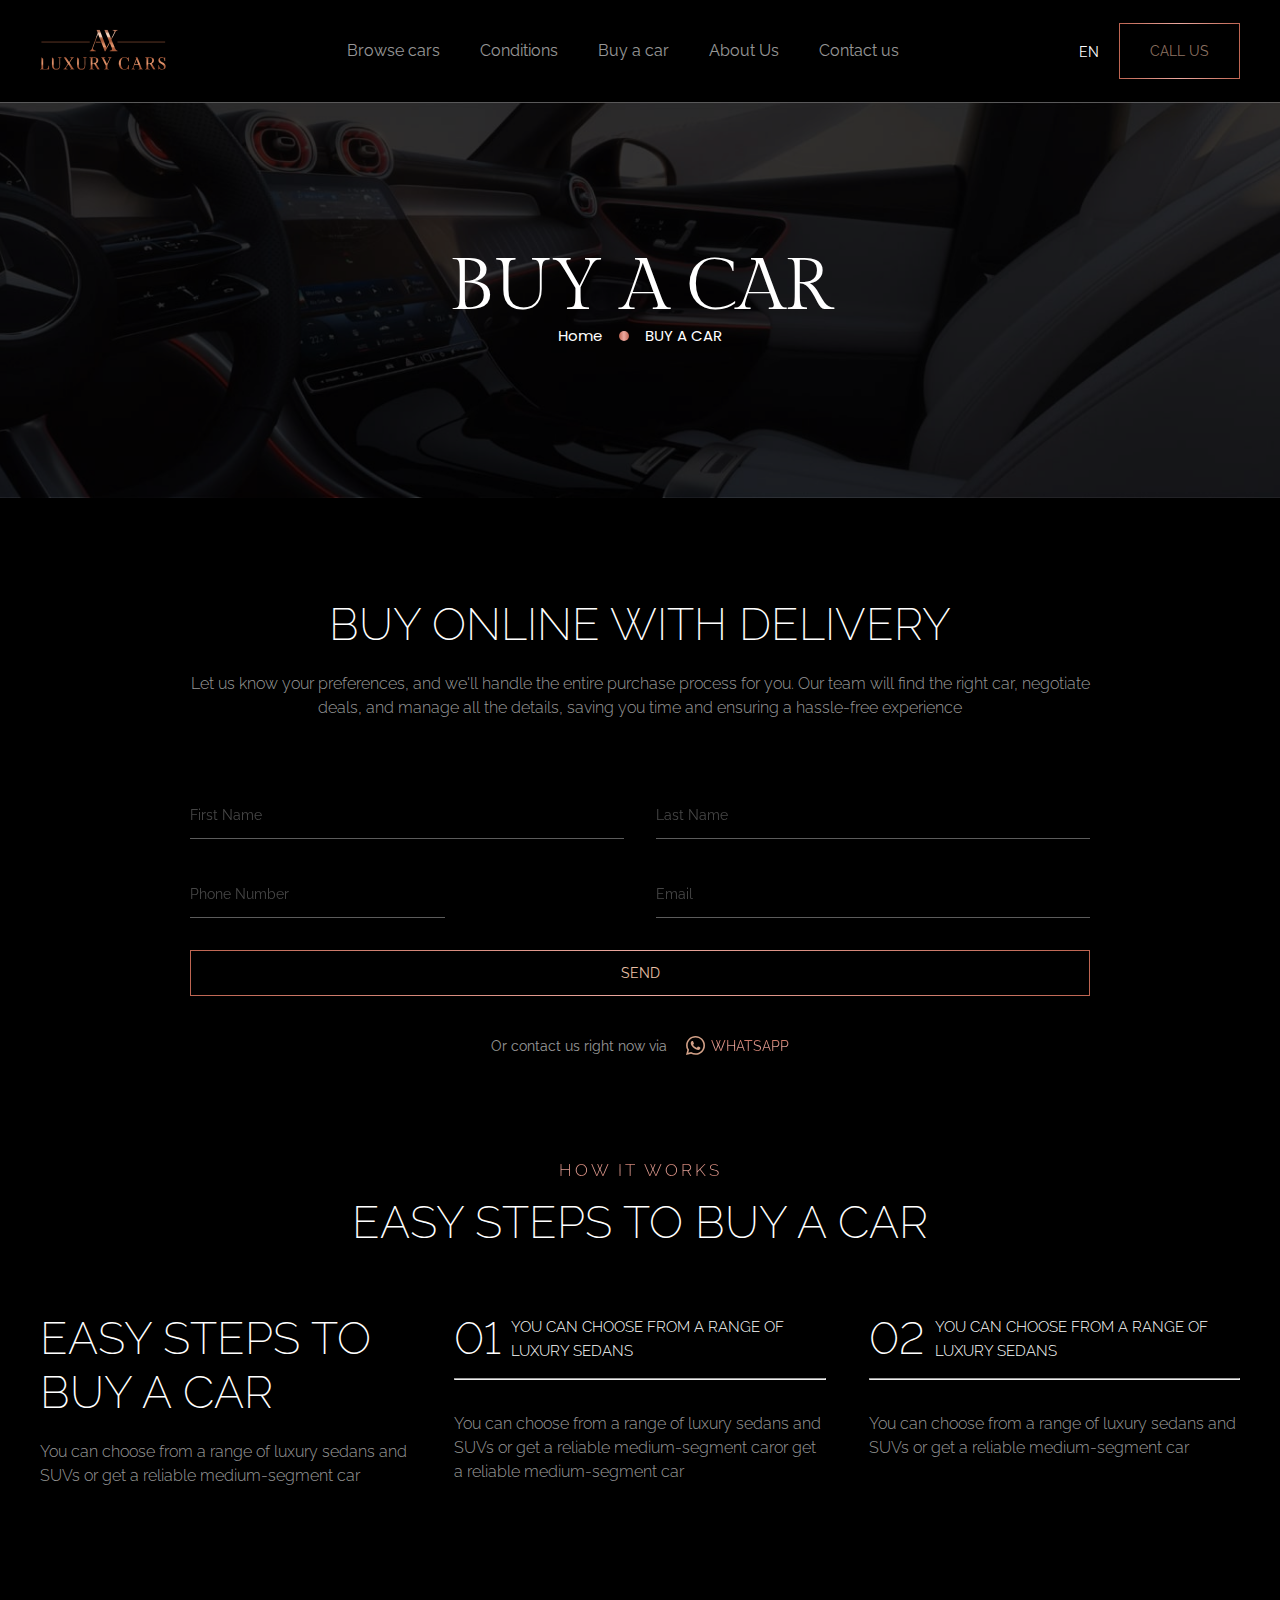
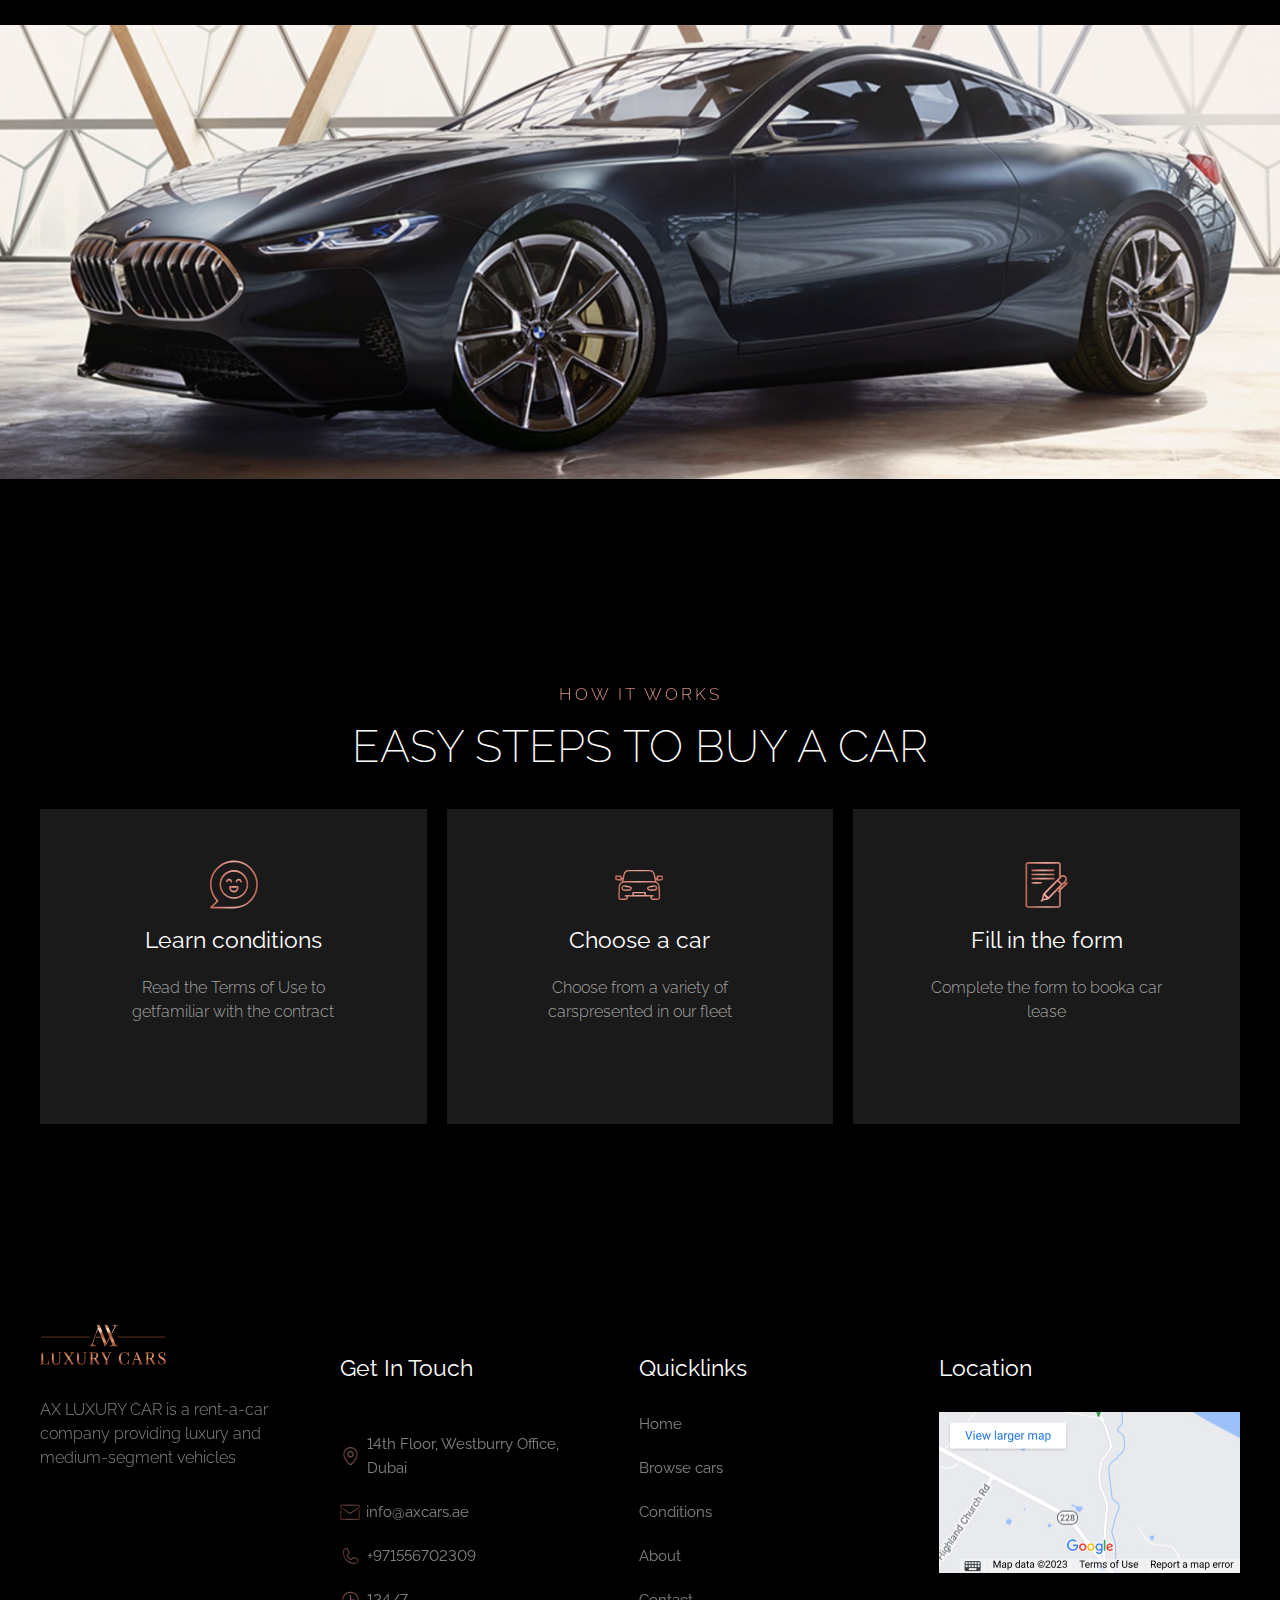
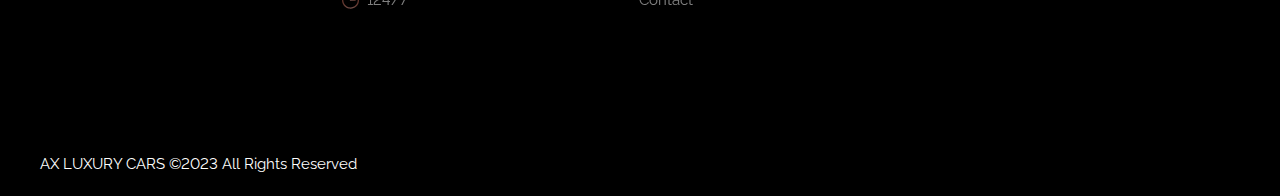
<file: buy-a-car.html>
<!DOCTYPE html>
<html lang="en">
  <head>
    <meta charset="UTF-8" />
    <meta name="viewport" content="width=device-width, initial-scale=1.0" />
    <link
      rel="stylesheet"
      href="https://cdn.jsdelivr.net/npm/swiper@10/swiper-bundle.min.css"
    />
    <link rel="stylesheet" href="style.css" />

    <title>AX CAR</title>
  </head>
  <body>
    <div class="wrapper">
      <header class="header container">
        <div class="menu_toggle">
          <input type="checkbox" id="checkbox" />
          <label for="checkbox" class="toggle" onclick="toggleMenu()">
            <div class="bars" id="bar1"></div>
            <div class="bars" id="bar3"></div>
          </label>
        </div>
        <a href="index.html"><img src="/img/logo.svg" alt="AX CAR" /></a>
        <nav class="header_nav">
          <ul class="nav">
            <a href="catalog.html" class="nav_link"><li>Browse cars</li></a>
            <a href="" class="nav_link"><li>Conditions</li></a>
            <a href="buy-a-car.html" class="nav_link"><li>Buy a car</li></a>
            <a href="about-us.html" class="nav_link"><li>About Us</li></a>
            <a href="contact-us.html" class="nav_link"><li>Contact us</li></a>
          </ul>
        </nav>

        <div class="header_right">
          <ul class="social-links">
            <li>
              <div>
                <div id="lang-form">
                  <div id="language-selected" class="dropdownbox">EN</div>

                  <div id="dropdown-wrapper">
                    <ul name="lang" id="select-language-menu" class="menu">
                      <li class="selected">
                        English
                        <div class="lang-code" style="display: none">en</div>
                      </li>
                      <li>
                        Русский
                        <div class="lang-code" style="display: none">Ру</div>
                      </li>
                    </ul>
                  </div>
                </div>
              </div>
            </li>
          </ul>

          <a href="" class="button">
            <img
              src="/img/Vector 2.svg"
              alt="Call us"
              class="header_call_icon"
            />
            <span>Call us</span>
          </a>
        </div>
      </header>
      <main>
        <section
          class="page_title"
          style="background-image: url(img/Sectiondd-min.jpeg)"
        >
          <div class="page_title_block">
            <div class="page_title_text">BUY A CAR</div>
            <div class="breadcrums">
              <span>Home</span>
              <span>BUY A CAR</span>
            </div>
          </div>
          <div class="background_overlay"></div>
        </section>

        <section class="buy_a_car_form container">
          <div class="section_title">Buy online with delivery</div>
          <div class="section_description">
            Let us know your preferences, and we'll handle the entire purchase
            process for you. Our team will find the right car, negotiate deals,
            and manage all the details, saving you time and ensuring a
            hassle-free experience
          </div>
          <div class="buy_a_car_form_wrapper">
            <form action="#" class="get_consultation_form">
              <input
                type="text"
                class="get_consultation_first_name"
                placeholder="First Name"
              />
              <input
                type="text"
                class="get_consultation_last_name"
                placeholder="Last Name"
              />
              <input
                type="tel"
                class="get_consultation_phone_number"
                placeholder="Phone Number"
              />
              <input
                type="email"
                class="get_consultation_email"
                placeholder="Email"
              />
              <button class="button">SEND</button>
            </form>
            <div class="contact_whatsapp">
              Or contact us right now via
              <a href="#">
                <img
                  src="img/akar-icons_whatsapp-fill.svg"
                  alt="contact us right now via whatsapp"
                />
                <span class="luxury">WHATSAPP</span>
              </a>
            </div>
          </div>
        </section>

        <section class="steps_buy_car container">
          <div class="section_subtitle luxury">HOW IT WORKS</div>
          <div class="section_title">Easy steps to buy a car</div>

          <div class="steps_text">
            <div class="steps_text_block">
              <div class="section_title">Easy steps to buy a car</div>
              <div class="section_description">
                You can choose from a range of luxury sedans and SUVs or get a
                reliable medium-segment car
              </div>
            </div>
            <div class="steps_text_block">
              <div class="steps_text_top">
                <div class="number">01</div>
                <p>You can choose from a range of luxury sedans</p>
              </div>
              <hr />
              <div class="section_description">
                You can choose from a range of luxury sedans and SUVs or get a
                reliable medium-segment caror get a reliable medium-segment car
              </div>
            </div>
            <div class="steps_text_block">
              <div class="steps_text_top">
                <div class="number">02</div>
                <p>You can choose from a range of luxury sedans</p>
              </div>
              <hr />
              <div class="section_description">
                You can choose from a range of luxury sedans and SUVs or get a
                reliable medium-segment car
              </div>
            </div>
          </div>
        </section>
        <img
          class="buy_a_car-img"
          src="/img/20220906_133944970_iOS-min.jpg"
          alt=""
        />

        <section class="how_it_works container">
          <div class="section_subtitle luxury">HOW IT WORKS</div>
          <div class="section_title">Easy steps to buy a car</div>

          <div class="info_cards">
            <div class="info_cards_card">
              <img src="/img/Location.svg" alt="Quick response" />
              <div class="info_cards_card_title">Learn conditions</div>
              <p class="info_cards_card_description">
                Read the Terms of Use to getfamiliar with the contract
              </p>
            </div>
            <div class="info_cards_card">
              <img src="/img/Location (1).svg" alt="Quick response" />
              <div class="info_cards_card_title">Choose a car</div>
              <p class="info_cards_card_description">
                Choose from a variety of carspresented in our fleet
              </p>
            </div>
            <div class="info_cards_card">
              <img src="/img/Location (2).svg" alt="Quick response" />
              <div class="info_cards_card_title">Fill in the form</div>
              <p class="info_cards_card_description">
                Complete the form to booka car lease
              </p>
            </div>
          </div>
        </section>

        <footer class="footer container">
          <div class="footer_logo">
            <img src="/img/logo.svg" alt="AX CAR" />
            <p>
              AX LUXURY CAR is a rent-a-car company providing luxury and
              medium-segment vehicles
            </p>
          </div>
          <div class="footer_get_in_touch">
            <div class="footer_block_title">Get In Touch</div>
            <div>
              <img src="img/ph_map-pin.svg" alt="location" />14th Floor,
              Westburry Office, Dubai
            </div>
            <div>
              <img
                src="img/oi_envelope-closed.svg"
                alt="info@axcars.ae"
              />info@axcars.ae
            </div>
            <div>
              <img
                src="img/ph_phone-light.svg"
                alt="+971556702309"
              />+971556702309
            </div>
            <div><img src="img/ph_clock.svg" alt="24/7" />124/7</div>
          </div>
          <div class="footer_quicklinks">
            <div class="footer_block_title">Quicklinks</div>
            <div>Home</div>
            <div>Browse cars</div>
            <div>Conditions</div>
            <div>About</div>
            <div>Contact</div>
          </div>
          <div class="footer_location">
            <div class="footer_block_title">Location</div>
            <img src="img/div.gm-style.jpg" alt="location" />
          </div>
        </footer>
        <div class="bottom_copyright container">
          AX LUXURY CARS ©2023 All Rights Reserved
        </div>
      </main>
    </div>
    <script
      src="https://code.jquery.com/jquery-3.7.0.min.js"
      integrity="sha256-2Pmvv0kuTBOenSvLm6bvfBSSHrUJ+3A7x6P5Ebd07/g="
      crossorigin="anonymous"
    ></script>
    <script src="https://cdn.jsdelivr.net/npm/swiper@10/swiper-bundle.min.js"></script>

    <script src="/script.js"></script>
  </body>
</html>
</file>
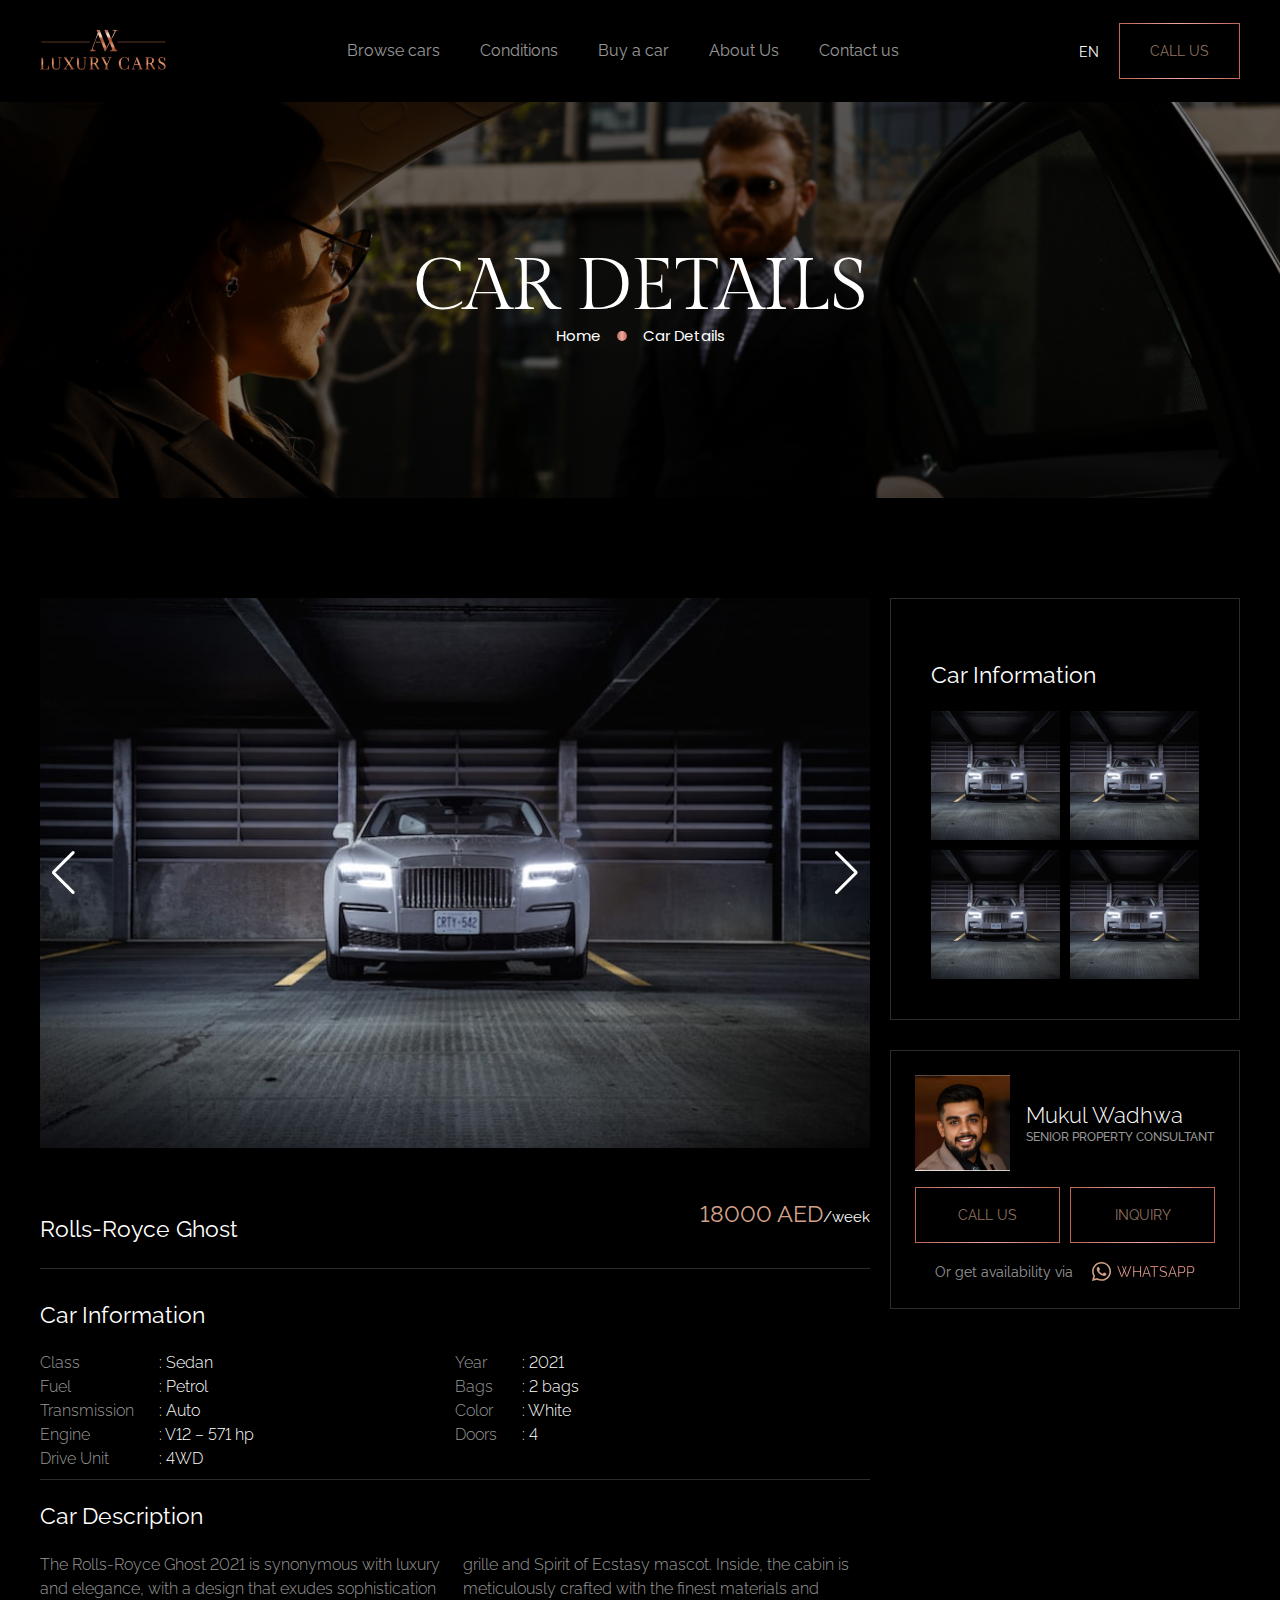
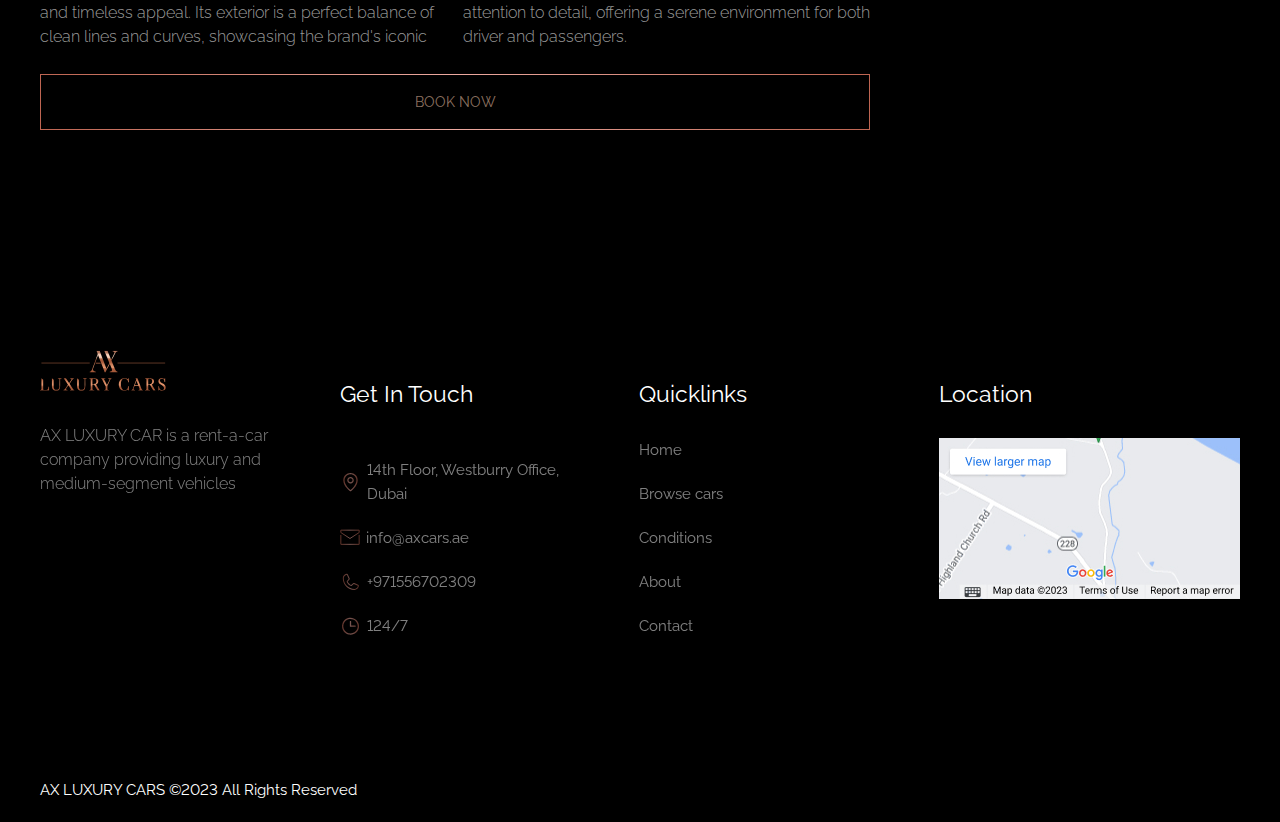
<file: car-detail.html>
<!DOCTYPE html>
<html lang="en">
  <head>
    <meta charset="UTF-8" />
    <meta name="viewport" content="width=device-width, initial-scale=1.0" />
    <link
      rel="stylesheet"
      href="https://cdn.jsdelivr.net/npm/swiper@10/swiper-bundle.min.css"
    />
    <link rel="stylesheet" href="style.css" />

    <title>AX CAR</title>
  </head>
  <body>
    <div class="wrapper">
      <header class="header container">
        <div class="menu_toggle">
          <input type="checkbox" id="checkbox" />
          <label for="checkbox" class="toggle" onclick="toggleMenu()">
            <div class="bars" id="bar1"></div>
            <div class="bars" id="bar3"></div>
          </label>
        </div>
        <a href="index.html"><img src="/img/logo.svg" alt="AX CAR" /></a>
        <nav class="header_nav">
          <ul class="nav">
            <a href="catalog.html" class="nav_link"><li>Browse cars</li></a>
            <a href="" class="nav_link"><li>Conditions</li></a>
            <a href="buy-a-car.html" class="nav_link"><li>Buy a car</li></a>
            <a href="about-us.html" class="nav_link"><li>About Us</li></a>
            <a href="" class="nav_link"><li>Contact us</li></a>
          </ul>
        </nav>

        <div class="header_right">
          <ul class="social-links">
            <li>
              <div>
                <div id="lang-form">
                  <div id="language-selected" class="dropdownbox">EN</div>

                  <div id="dropdown-wrapper">
                    <ul name="lang" id="select-language-menu" class="menu">
                      <li class="selected">
                        English
                        <div class="lang-code" style="display: none">en</div>
                      </li>
                      <li>
                        Русский
                        <div class="lang-code" style="display: none">Ру</div>
                      </li>
                    </ul>
                  </div>
                </div>
              </div>
            </li>
          </ul>

          <a href="" class="button">
            <img
              src="/img/Vector 2.svg"
              alt="Call us"
              class="header_call_icon"
            />
            <span>Call us</span>
          </a>
        </div>
      </header>
      <main>
        <section
          class="page_title"
          style="background-image: url(img/Sectionasas.jpg)"
        >
          <div class="page_title_block">
            <div class="page_title_text">CAR DETAILS</div>
            <div class="breadcrums">
              <span>Home</span>
              <span>Car Details</span>
            </div>
          </div>
          <div class="background_overlay"></div>
        </section>

        <div class="car_details container">
          <div class="car_details_inner">
            <div class="car_details_content">
              <div class="car_slider">
                <!-- Swiper -->

                <div
                  style="
                    --swiper-navigation-color: #fff;
                    --swiper-pagination-color: #fff;
                  "
                  class="swiper mySwiper2"
                >
                  <div class="swiper-wrapper">
                    <div class="swiper-slide">
                      <img src="img/pexels-mike-810357-800x532.jpg-min.jpg" />
                    </div>
                    <div class="swiper-slide">
                      <img src="img/pexels-mike-810357-800x532.jpg-min.jpg" />
                    </div>
                    <div class="swiper-slide">
                      <img src="img/pexels-mike-810357-800x532.jpg-min.jpg" />
                    </div>
                    <div class="swiper-slide">
                      <img src="img/pexels-mike-810357-800x532.jpg-min.jpg" />
                    </div>
                    <div class="swiper-slide">
                      <img src="img/pexels-mike-810357-800x532.jpg-min.jpg" />
                    </div>
                    <div class="swiper-slide">
                      <img src="img/pexels-mike-810357-800x532.jpg-min.jpg" />
                    </div>
                  </div>
                  <div class="swiper-button-next"></div>
                  <div class="swiper-button-prev"></div>
                </div>
                <div thumbsSlider="" class="swiper mySwiper">
                  <div class="swiper-wrapper">
                    <div class="swiper-slide">
                      <img src="img/pexels-mike-810357-800x532.jpg-min.jpg" />
                    </div>
                    <div class="swiper-slide">
                      <img src="img/pexels-mike-810357-800x532.jpg-min.jpg" />
                    </div>
                    <div class="swiper-slide">
                      <img src="img/pexels-mike-810357-800x532.jpg-min.jpg" />
                    </div>
                    <div class="swiper-slide">
                      <img src="img/pexels-mike-810357-800x532.jpg-min.jpg" />
                    </div>
                    <div class="swiper-slide">
                      <img src="img/pexels-mike-810357-800x532.jpg-min.jpg" />
                    </div>
                    <div class="swiper-slide">
                      <img src="img/pexels-mike-810357-800x532.jpg-min.jpg" />
                    </div>
                  </div>
                </div>
              </div>
              <div class="car_details_price">
                <div class="car_details_title">Rolls-Royce Ghost</div>
                <div class="car_details_cost"><span>18000 AED</span>/week</div>
              </div>
              <hr />
              <div class="car_details_info">
                <div class="block_title">Car Information</div>

                <div class="car_details_info_items">
                  <div class="car_details_items_wrapper">
                    <ul class="car_details_info_property_names">
                      <li>
                        <span>Class</span>
                      </li>
                      <li>
                        <span>Fuel</span>
                      </li>
                      <li>
                        <span>Transmission</span>
                      </li>
                      <li>
                        <span>Engine</span>
                      </li>
                      <li>
                        <span>Drive Unit</span>
                      </li>
                    </ul>
                    <ul class="car_details_info_property_values">
                      <li>
                        <span>: Sedan</span>
                      </li>
                      <li>
                        <span>: Petrol</span>
                      </li>
                      <li>
                        <span>: Auto</span>
                      </li>
                      <li>
                        <span>: V12 – 571 hp </span>
                      </li>
                      <li>
                        <span>: 4WD</span>
                      </li>
                    </ul>
                  </div>
                  <div class="car_details_items_wrapper">
                    <ul class="car_details_info_property_names">
                      <li>
                        <span>Year</span>
                      </li>
                      <li>
                        <span>Bags</span>
                      </li>
                      <li>
                        <span>Color</span>
                      </li>
                      <li>
                        <span>Doors</span>
                      </li>
                    </ul>
                    <ul class="car_details_info_property_values">
                      <li>
                        <span>: 2021</span>
                      </li>
                      <li>
                        <span>: 2 bags</span>
                      </li>
                      <li>
                        <span>: White</span>
                      </li>
                      <li>
                        <span>: 4</span>
                      </li>
                    </ul>
                  </div>
                </div>
              </div>
              <hr />
              <div class="car_details_desc">
                <div class="block_title">Car Description</div>
                <p>
                  The Rolls-Royce Ghost 2021 is synonymous with luxury and
                  elegance, with a design that exudes sophistication and
                  timeless appeal. Its exterior is a perfect balance of clean
                  lines and curves, showcasing the brand's iconic grille and
                  Spirit of Ecstasy mascot. Inside, the cabin is meticulously
                  crafted with the finest materials and attention to detail,
                  offering a serene environment for both driver and passengers. 
                </p>

                <a href="" class="button">
                  <span>BOOK NOW</span>
                </a>
              </div>
            </div>
            <div class="car_details_sidebar">
              <div class="car_details_sidebar_gallery">
                <div class="block_title">Car Information</div>
                <div class="car_details_sidebar_gallery_imgs">
                  <img
                    src="img/pexels-mike-810357-800x532.jpg-min.jpg"
                    alt=""
                  />
                  <img
                    src="img/pexels-mike-810357-800x532.jpg-min.jpg"
                    alt=""
                  />
                  <img
                    src="img/pexels-mike-810357-800x532.jpg-min.jpg"
                    alt=""
                  />
                  <img
                    src="img/pexels-mike-810357-800x532.jpg-min.jpg"
                    alt=""
                  />
                </div>
              </div>
              <div class="car_details_sidebar_consultant">
                <div class="consultant_info">
                  <img src="img/image 8.jpg" alt="" />
                  <div class="consiltant_info_name">
                    <p>Mukul Wadhwa</p>
                    <span>Senior Property Consultant</span>
                  </div>
                </div>
                <div class="consultant_buttons">
                  <a href="" class="button">
                    <span>Call us</span>
                  </a>
                  <a href="" class="button">
                    <span>INQUIRY</span>
                  </a>
                </div>

                <div class="contact_whatsapp">
                  Or get availability via
                  <a href="#">
                    <img
                      src="img/akar-icons_whatsapp-fill.svg"
                      alt="contact us right now via whatsapp"
                    />
                    <span class="luxury">WHATSAPP</span>
                  </a>
                </div>
              </div>
            </div>
          </div>
        </div>

        <footer class="footer container">
          <div class="footer_logo">
            <img src="/img/logo.svg" alt="AX CAR" />
            <p>
              AX LUXURY CAR is a rent-a-car company providing luxury and
              medium-segment vehicles
            </p>
          </div>
          <div class="footer_get_in_touch">
            <div class="footer_block_title">Get In Touch</div>
            <div>
              <img src="img/ph_map-pin.svg" alt="location" />14th Floor,
              Westburry Office, Dubai
            </div>
            <div>
              <img
                src="img/oi_envelope-closed.svg"
                alt="info@axcars.ae"
              />info@axcars.ae
            </div>
            <div>
              <img
                src="img/ph_phone-light.svg"
                alt="+971556702309"
              />+971556702309
            </div>
            <div><img src="img/ph_clock.svg" alt="24/7" />124/7</div>
          </div>
          <div class="footer_quicklinks">
            <div class="footer_block_title">Quicklinks</div>
            <div>Home</div>
            <div>Browse cars</div>
            <div>Conditions</div>
            <div>About</div>
            <div>Contact</div>
          </div>
          <div class="footer_location">
            <div class="footer_block_title">Location</div>
            <img src="img/div.gm-style.jpg" alt="location" />
          </div>
        </footer>
        <div class="bottom_copyright container">
          AX LUXURY CARS ©2023 All Rights Reserved
        </div>
      </main>
    </div>
    <script
      src="https://code.jquery.com/jquery-3.7.0.min.js"
      integrity="sha256-2Pmvv0kuTBOenSvLm6bvfBSSHrUJ+3A7x6P5Ebd07/g="
      crossorigin="anonymous"
    ></script>
    <script src="https://cdn.jsdelivr.net/npm/swiper@10/swiper-bundle.min.js"></script>

    <script src="/script.js"></script>
  </body>
</html>
</file>
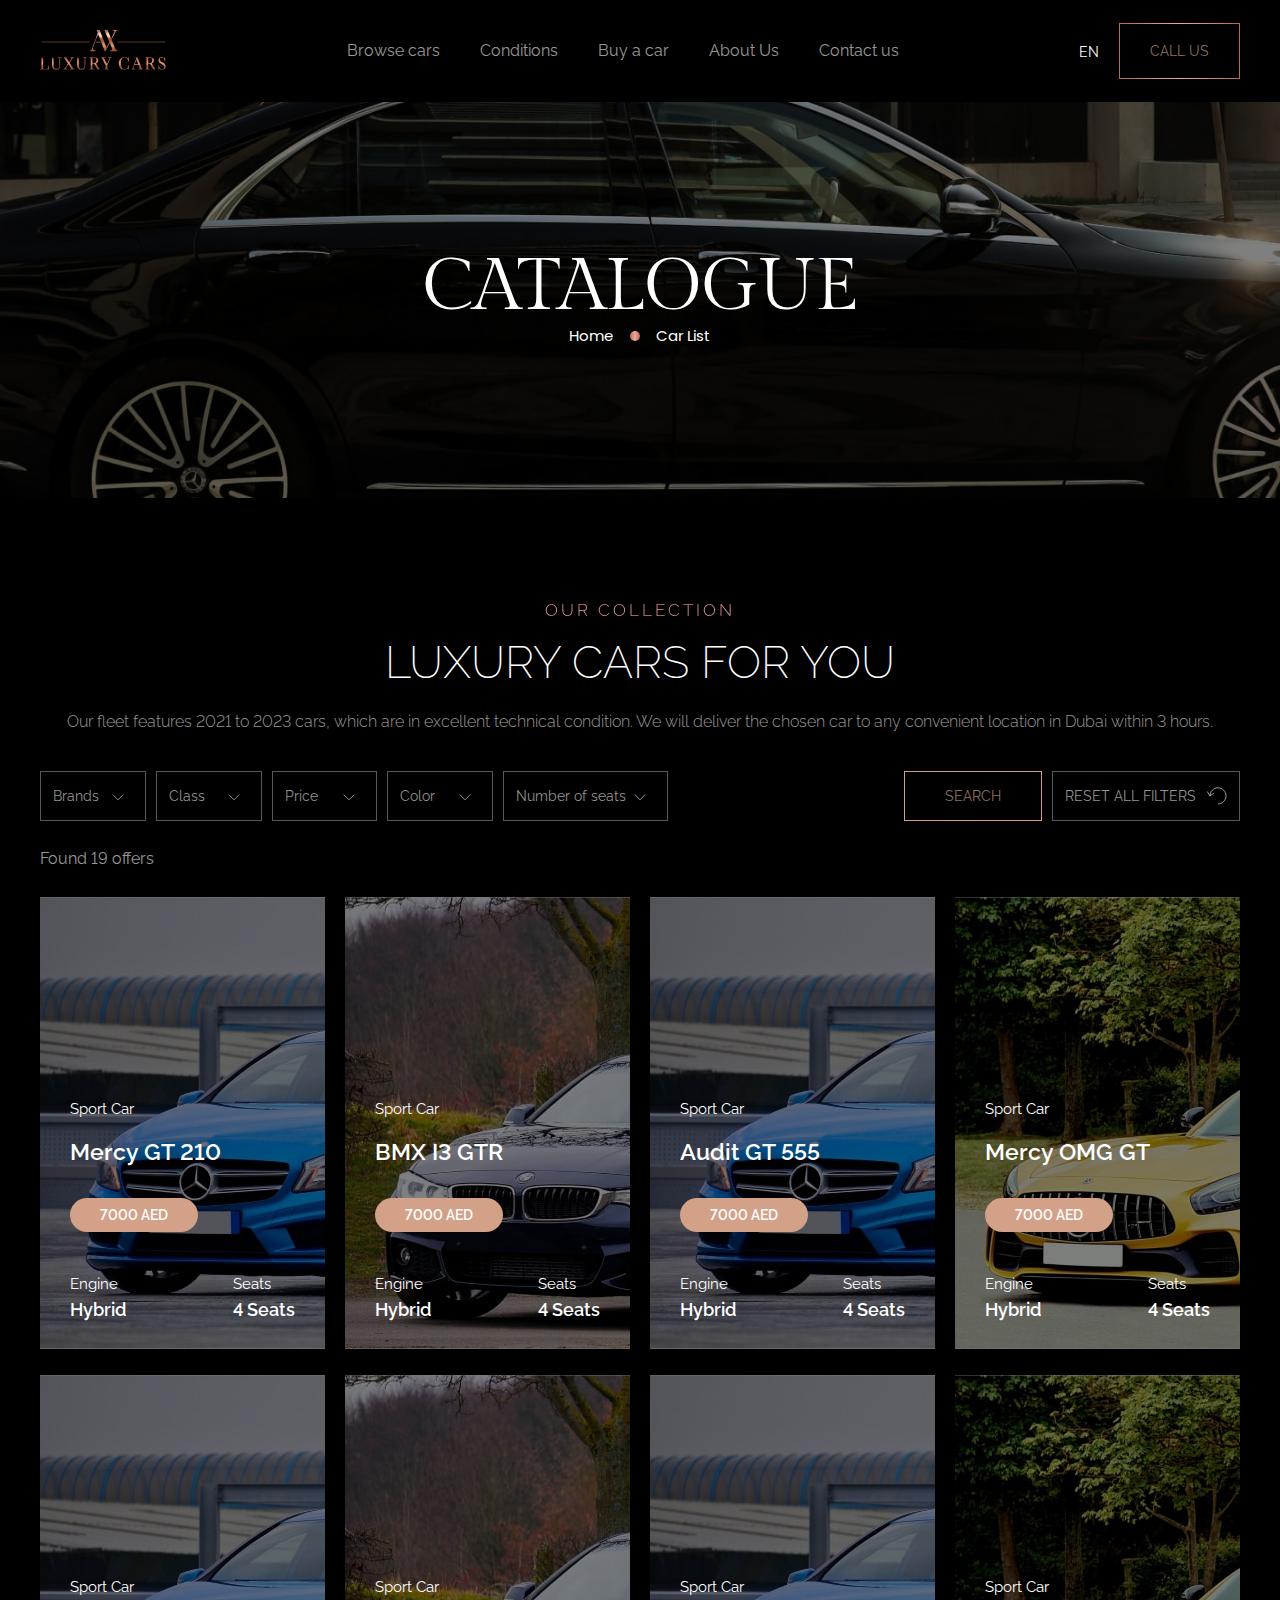
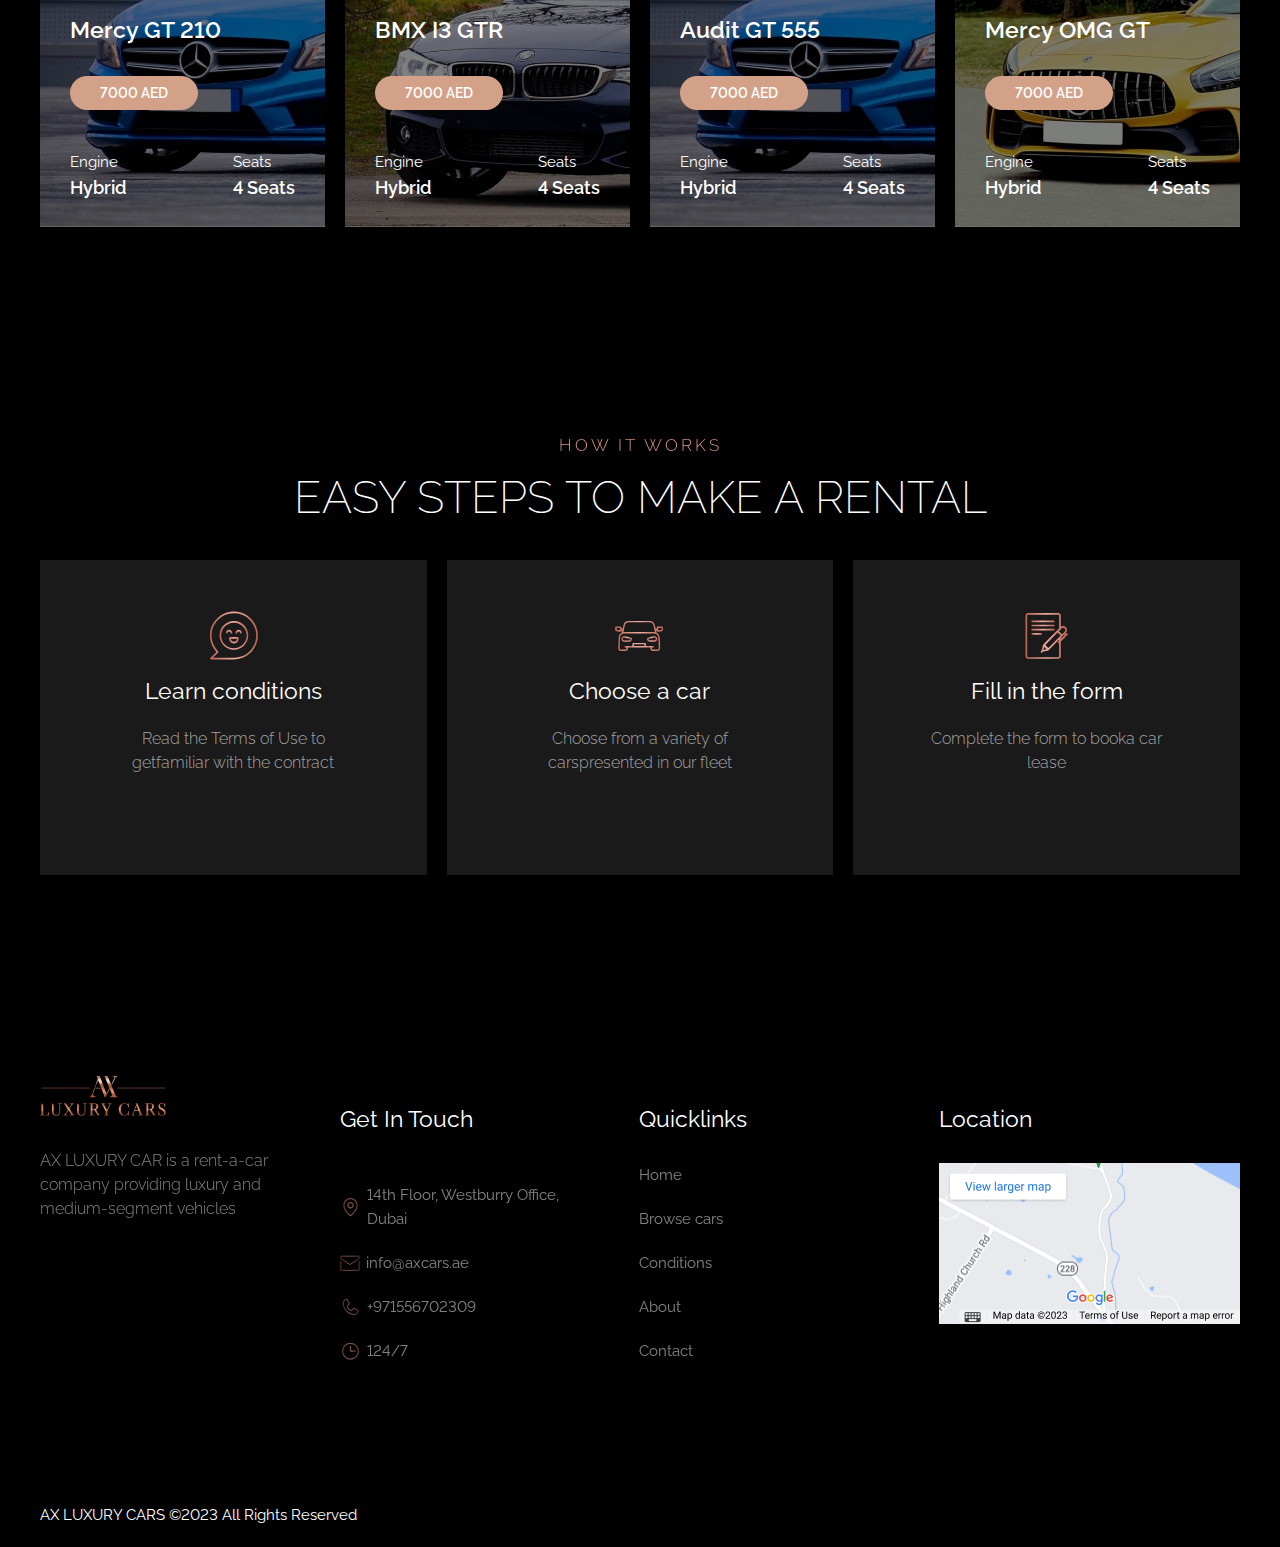
<file: catalog.html>
<!DOCTYPE html>
<html lang="en">
  <head>
    <meta charset="UTF-8" />
    <meta name="viewport" content="width=device-width, initial-scale=1.0" />
    <link
      rel="stylesheet"
      href="https://cdn.jsdelivr.net/npm/swiper@10/swiper-bundle.min.css"
    />
    <link rel="stylesheet" href="style.css" />

    <title>AX CAR</title>
  </head>
  <body>
    <div class="wrapper">
      <header class="header container">
        <div class="menu_toggle">
          <input type="checkbox" id="checkbox" />
          <label for="checkbox" class="toggle" onclick="toggleMenu()">
            <div class="bars" id="bar1"></div>
            <div class="bars" id="bar3"></div>
          </label>
        </div>
        <a href="index.html"><img src="/img/logo.svg" alt="AX CAR" /></a>
        <nav class="header_nav">
          <ul class="nav">
            <a href="catalog.html" class="nav_link"><li>Browse cars</li></a>
            <a href="" class="nav_link"><li>Conditions</li></a>
            <a href="buy-a-car.html" class="nav_link"><li>Buy a car</li></a>
            <a href="about-us.html" class="nav_link"><li>About Us</li></a>
            <a href="contact-us.html" class="nav_link"><li>Contact us</li></a>
          </ul>
        </nav>

        <div class="header_right">
          <ul class="social-links">
            <li>
              <div>
                <div id="lang-form">
                  <div id="language-selected" class="dropdownbox">EN</div>

                  <div id="dropdown-wrapper">
                    <ul name="lang" id="select-language-menu" class="menu">
                      <li class="selected">
                        English
                        <div class="lang-code" style="display: none">en</div>
                      </li>
                      <li>
                        Русский
                        <div class="lang-code" style="display: none">Ру</div>
                      </li>
                    </ul>
                  </div>
                </div>
              </div>
            </li>
          </ul>

          <a href="" class="button">
            <img
              src="/img/Vector 2.svg"
              alt="Call us"
              class="header_call_icon"
            />
            <span>Call us</span>
          </a>
        </div>
      </header>
      <main>
        <section
          class="page_title"
          style="background-image: url(img/Section-minl.jpg)"
        >
          <div class="page_title_block">
            <div class="page_title_text">catalogue</div>
            <div class="breadcrums">
              <span>Home</span>
              <span>Car List</span>
            </div>
          </div>
          <div class="background_overlay"></div>
        </section>
        <section class="main_page_catalog">
          <div class="main_page_catalog_inner container">
            <div class="section_subtitle luxury">Our Collection</div>
            <div class="section_title">Luxury cars For you</div>
            <div class="section_description">
              Our fleet features 2021 to 2023 cars, which are in excellent
              technical condition. We will deliver the chosen car to any
              convenient location in Dubai within 3 hours.
            </div>

            <div class="catalog_filter_block">
              <form action="#" class="catalog_filter">
                <div class="filter_selects">
                  <select
                    name="brands"
                    class="brands"
                    id="brands"
                    title="Brands"
                  >
                    <option value="" disabled selected hidden>Brands</option>
                    <option value="Audi">Audi</option>
                    <option value="bmw">BMW</option>
                    <option value="mercedes_benz">Mercedes Benz</option>
                  </select>
                  <select name="class" id="class">
                    <option value="" hidden selected disabled>Class</option>
                    <option value="class_a">Class A</option>
                    <option value="class_b">Class B</option>
                    <option value="class_c">Class C</option>
                    <option value="class_d">Class D</option>
                  </select>
                  <select name="price" class="price" id="price">
                    <option value="" hidden selected disabled>Price</option>

                    <option value="500_1000aed">500 AED - 1000 AED</option>
                    <option value="1000_2000aed">1000 AED - 2000 AED</option>
                    <option value="2000_4000aed">2000 AED - 4000 AED</option>
                    <option value="4000_7000aed">4000 AED - 7000 AED</option>
                    <option value="7000_all">7000 AED - ∞ AED</option>
                  </select>
                  <select name="color" id="color">
                    <option value="" hidden selected disabled>Color</option>

                    <option value="white">White</option>
                    <option value="black">Black</option>
                    <option value="yellow">Yellow</option>
                    <option value="green">Green</option>
                    <option value="other">Other</option>
                  </select>
                  <select name="number_of_seats" id="number_of_seats">
                    <option value="" hidden selected disabled>
                      Number of seats
                    </option>
                    <option value="nos_1">1</option>
                    <option value="nos_2">2</option>
                    <option value="nos_3">3</option>
                    <option value="nos_4">4</option>
                    <option value="nos_5">5</option>
                    <option value="nos_6">6</option>
                    <option value="nos_7">7</option>
                  </select>
                </div>
                <div class="filter_buttons">
                  <a href="" class="button"> Search </a>
                  <a
                    href=""
                    class="button all_filters"
                    onclick="showAllFilters()"
                  >
                    ALL FILTERS
                  </a>
                  <a href="" class="button_gray button">
                    reset all filters <img src="/img/Group 121.svg" alt="" />
                  </a>
                </div>
              </form>
            </div>
            <p class="found_count">Found 19 offers</p>

            <div class="main_page_catalog_cards">
              <a
                href="car-detail.html"
                class="main_page_catalog_cards_card"
                style="
                  background-image: url(/img/div.elementor-widget-wrap-min.jpg);
                "
              >
                <div class="content_car">
                  <div class="car_category">Sport Car</div>
                  <div class="car_title">Mercy GT 210</div>
                  <div class="car_price">7000 AED</div>
                  <div class="car_info">
                    <div class="car_engine">
                      Engine <br />
                      <span>Hybrid</span>
                    </div>
                    <div class="car_seats">
                      Seats <br />
                      <span>4 Seats</span>
                    </div>
                  </div>
                </div>

                <div class="background_overlay"></div>
              </a>
              <a
                href="car-detail.html"
                class="main_page_catalog_cards_card"
                style="
                  background-image: url(/img/div.elementor-widget-wjrap-min.jpg);
                "
              >
                <div class="content_car">
                  <div class="car_category">Sport Car</div>
                  <div class="car_title">BMX I3 GTR</div>
                  <div class="car_price">7000 AED</div>
                  <div class="car_info">
                    <div class="car_engine">
                      Engine <br />
                      <span>Hybrid</span>
                    </div>
                    <div class="car_seats">
                      Seats <br />
                      <span>4 Seats</span>
                    </div>
                  </div>
                </div>

                <div class="background_overlay"></div>
              </a>
              <a
                href="car-detail.html"
                class="main_page_catalog_cards_card"
                style="
                  background-image: url(/img/div.elementor-widget-wrap-min.jpg);
                "
              >
                <div class="content_car">
                  <div class="car_category">Sport Car</div>
                  <div class="car_title">Audit GT 555</div>
                  <div class="car_price">7000 AED</div>
                  <div class="car_info">
                    <div class="car_engine">
                      Engine <br />
                      <span>Hybrid</span>
                    </div>
                    <div class="car_seats">
                      Seats <br />
                      <span>4 Seats</span>
                    </div>
                  </div>
                </div>

                <div class="background_overlay"></div>
              </a>
              <a
                href="car-detail.html"
                class="main_page_catalog_cards_card"
                style="
                  background-image: url(/img/div.elementor-widkget-wkkrap-min.jpg);
                "
              >
                <div class="content_car">
                  <div class="car_category">Sport Car</div>
                  <div class="car_title">Mercy OMG GT</div>
                  <div class="car_price">7000 AED</div>
                  <div class="car_info">
                    <div class="car_engine">
                      Engine <br />
                      <span>Hybrid</span>
                    </div>
                    <div class="car_seats">
                      Seats <br />
                      <span>4 Seats</span>
                    </div>
                  </div>
                </div>

                <div class="background_overlay"></div>
              </a>
              <a
                href="car-detail.html"
                class="main_page_catalog_cards_card"
                style="
                  background-image: url(/img/div.elementor-widget-wrap-min.jpg);
                "
              >
                <div class="content_car">
                  <div class="car_category">Sport Car</div>
                  <div class="car_title">Mercy GT 210</div>
                  <div class="car_price">7000 AED</div>
                  <div class="car_info">
                    <div class="car_engine">
                      Engine <br />
                      <span>Hybrid</span>
                    </div>
                    <div class="car_seats">
                      Seats <br />
                      <span>4 Seats</span>
                    </div>
                  </div>
                </div>

                <div class="background_overlay"></div>
              </a>
              <a
                href="car-detail.html"
                class="main_page_catalog_cards_card"
                style="
                  background-image: url(/img/div.elementor-widget-wjrap-min.jpg);
                "
              >
                <div class="content_car">
                  <div class="car_category">Sport Car</div>
                  <div class="car_title">BMX I3 GTR</div>
                  <div class="car_price">7000 AED</div>
                  <div class="car_info">
                    <div class="car_engine">
                      Engine <br />
                      <span>Hybrid</span>
                    </div>
                    <div class="car_seats">
                      Seats <br />
                      <span>4 Seats</span>
                    </div>
                  </div>
                </div>

                <div class="background_overlay"></div>
              </a>
              <a
                href="car-detail.html"
                class="main_page_catalog_cards_card"
                style="
                  background-image: url(/img/div.elementor-widget-wrap-min.jpg);
                "
              >
                <div class="content_car">
                  <div class="car_category">Sport Car</div>
                  <div class="car_title">Audit GT 555</div>
                  <div class="car_price">7000 AED</div>
                  <div class="car_info">
                    <div class="car_engine">
                      Engine <br />
                      <span>Hybrid</span>
                    </div>
                    <div class="car_seats">
                      Seats <br />
                      <span>4 Seats</span>
                    </div>
                  </div>
                </div>

                <div class="background_overlay"></div>
              </a>
              <a
                href="car-detail.html"
                class="main_page_catalog_cards_card"
                style="
                  background-image: url(/img/div.elementor-widkget-wkkrap-min.jpg);
                "
              >
                <div class="content_car">
                  <div class="car_category">Sport Car</div>
                  <div class="car_title">Mercy OMG GT</div>
                  <div class="car_price">7000 AED</div>
                  <div class="car_info">
                    <div class="car_engine">
                      Engine <br />
                      <span>Hybrid</span>
                    </div>
                    <div class="car_seats">
                      Seats <br />
                      <span>4 Seats</span>
                    </div>
                  </div>
                </div>

                <div class="background_overlay"></div>
              </a>
            </div>
          </div>
        </section>

        <section class="how_it_works container">
          <div class="section_subtitle luxury">HOW IT WORKS</div>
          <div class="section_title">Easy steps to make a rental</div>

          <div class="info_cards">
            <div class="info_cards_card">
              <img src="/img/Location.svg" alt="Quick response" />
              <div class="info_cards_card_title">Learn conditions</div>
              <p class="info_cards_card_description">
                Read the Terms of Use to getfamiliar with the contract
              </p>
            </div>
            <div class="info_cards_card">
              <img src="/img/Location (1).svg" alt="Quick response" />
              <div class="info_cards_card_title">Choose a car</div>
              <p class="info_cards_card_description">
                Choose from a variety of carspresented in our fleet
              </p>
            </div>
            <div class="info_cards_card">
              <img src="/img/Location (2).svg" alt="Quick response" />
              <div class="info_cards_card_title">Fill in the form</div>
              <p class="info_cards_card_description">
                Complete the form to booka car lease
              </p>
            </div>
          </div>
        </section>

        <footer class="footer container">
          <div class="footer_logo">
            <img src="/img/logo.svg" alt="AX CAR" />
            <p>
              AX LUXURY CAR is a rent-a-car company providing luxury and
              medium-segment vehicles
            </p>
          </div>
          <div class="footer_get_in_touch">
            <div class="footer_block_title">Get In Touch</div>
            <div>
              <img src="img/ph_map-pin.svg" alt="location" />14th Floor,
              Westburry Office, Dubai
            </div>
            <div>
              <img
                src="img/oi_envelope-closed.svg"
                alt="info@axcars.ae"
              />info@axcars.ae
            </div>
            <div>
              <img
                src="img/ph_phone-light.svg"
                alt="+971556702309"
              />+971556702309
            </div>
            <div><img src="img/ph_clock.svg" alt="24/7" />124/7</div>
          </div>
          <div class="footer_quicklinks">
            <div class="footer_block_title">Quicklinks</div>
            <div>Home</div>
            <div>Browse cars</div>
            <div>Conditions</div>
            <div>About</div>
            <div>Contact</div>
          </div>
          <div class="footer_location">
            <div class="footer_block_title">Location</div>
            <img src="img/div.gm-style.jpg" alt="location" />
          </div>
        </footer>
        <div class="bottom_copyright container">
          AX LUXURY CARS ©2023 All Rights Reserved
        </div>
      </main>
    </div>
    <script
      src="https://code.jquery.com/jquery-3.7.0.min.js"
      integrity="sha256-2Pmvv0kuTBOenSvLm6bvfBSSHrUJ+3A7x6P5Ebd07/g="
      crossorigin="anonymous"
    ></script>
    <script src="https://cdn.jsdelivr.net/npm/swiper@10/swiper-bundle.min.js"></script>

    <script src="/script.js"></script>
  </body>
</html>
</file>
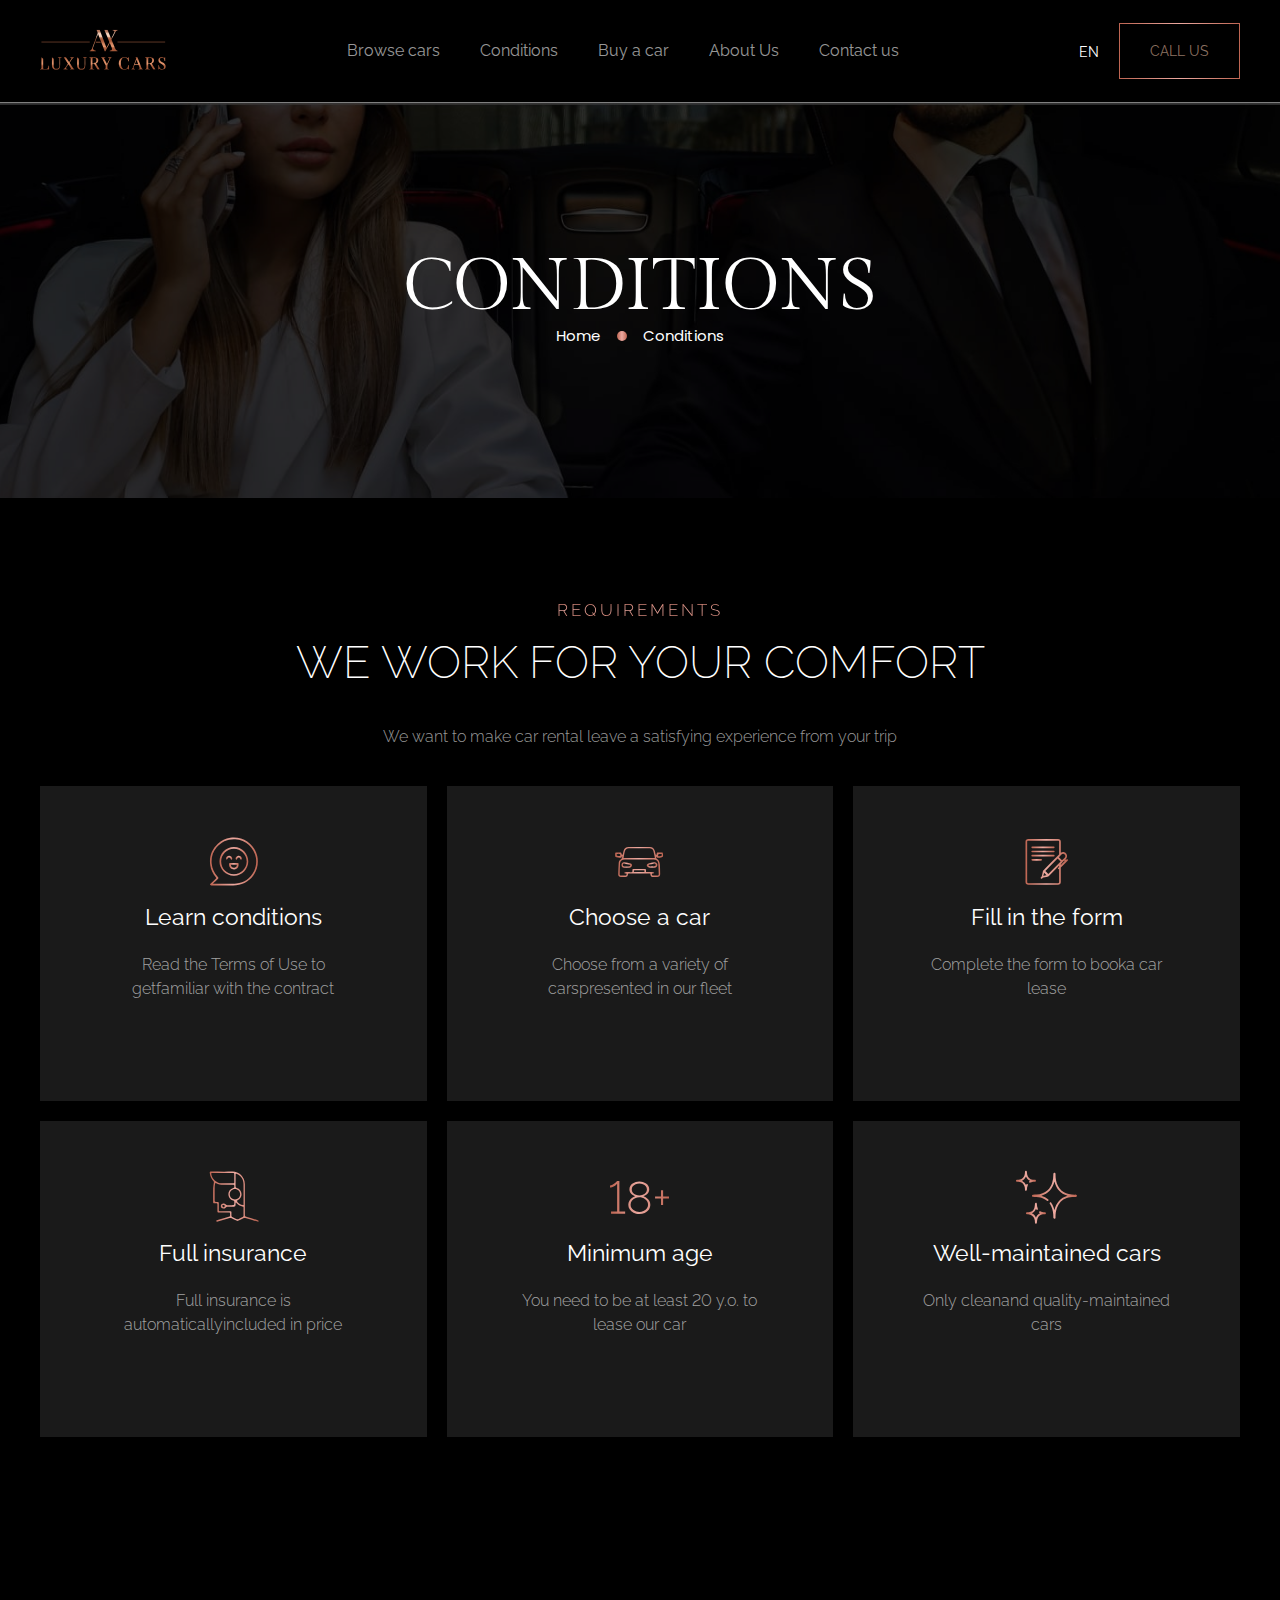
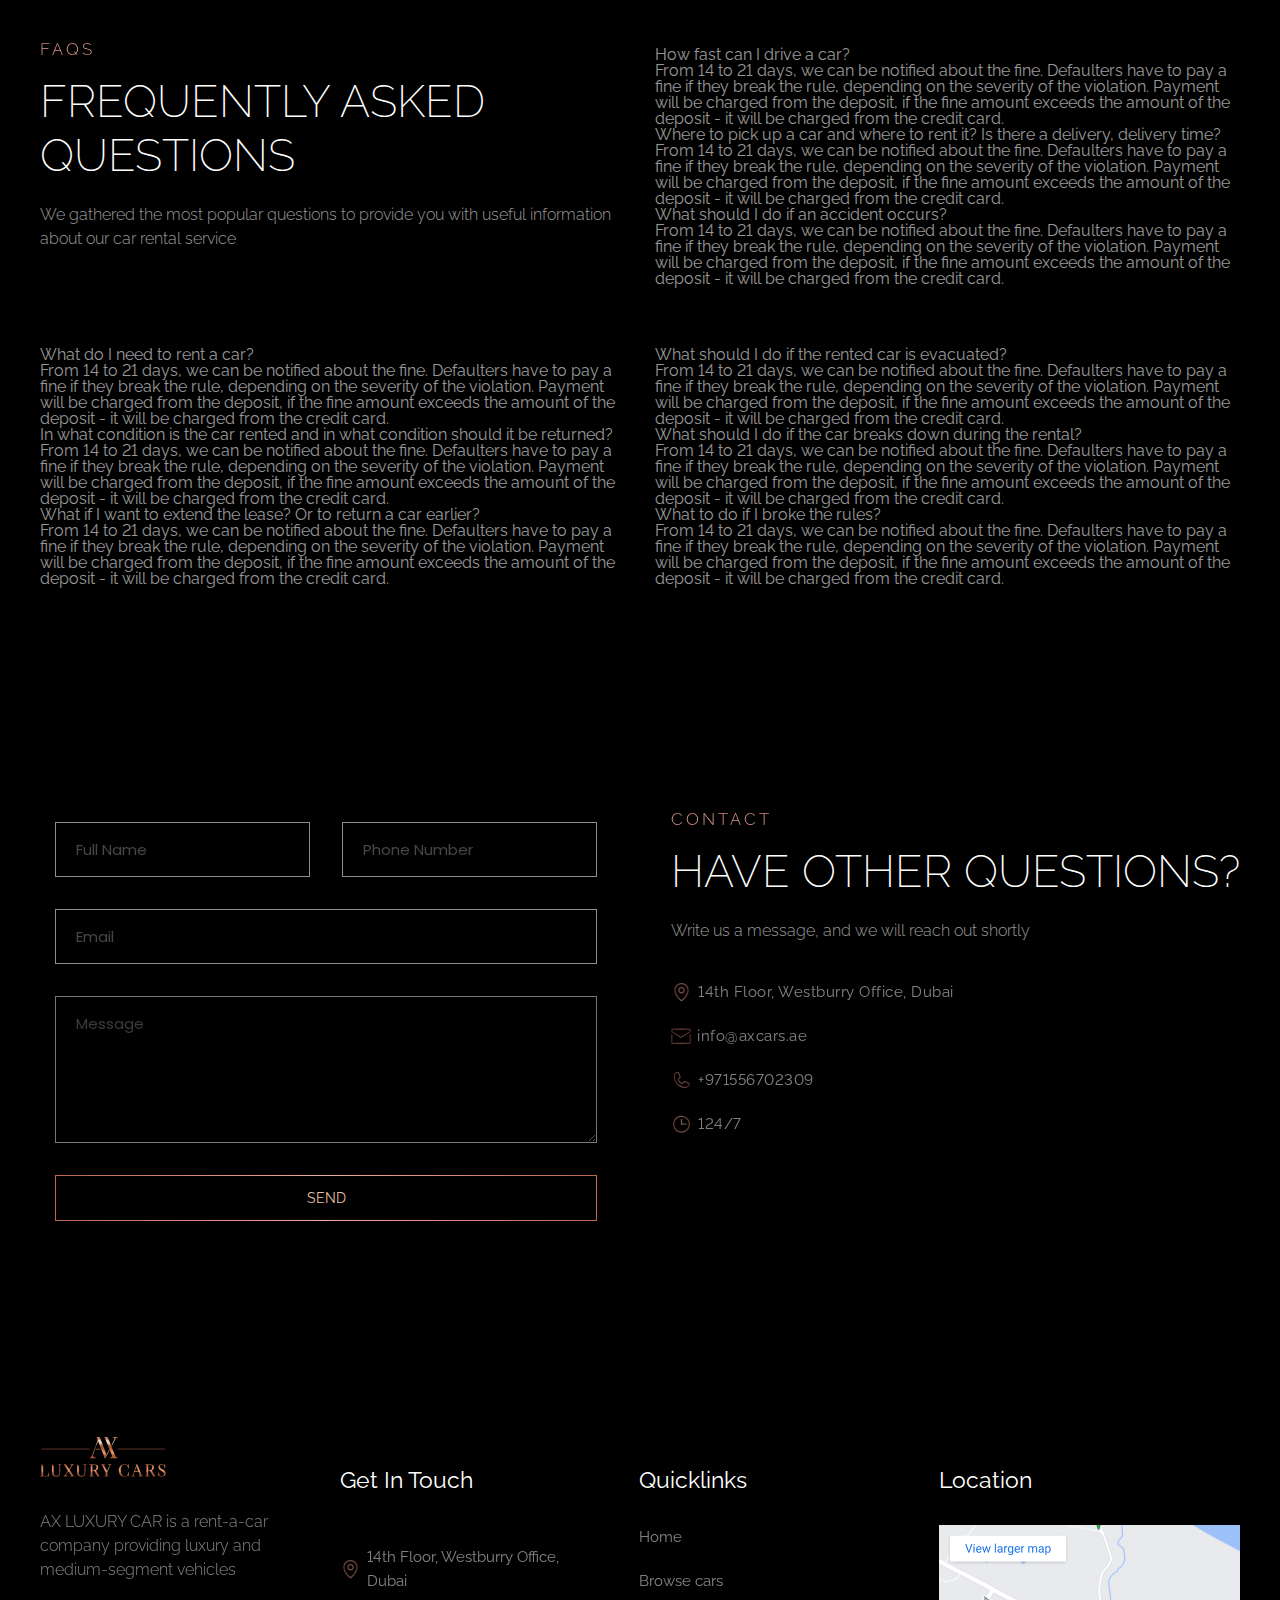
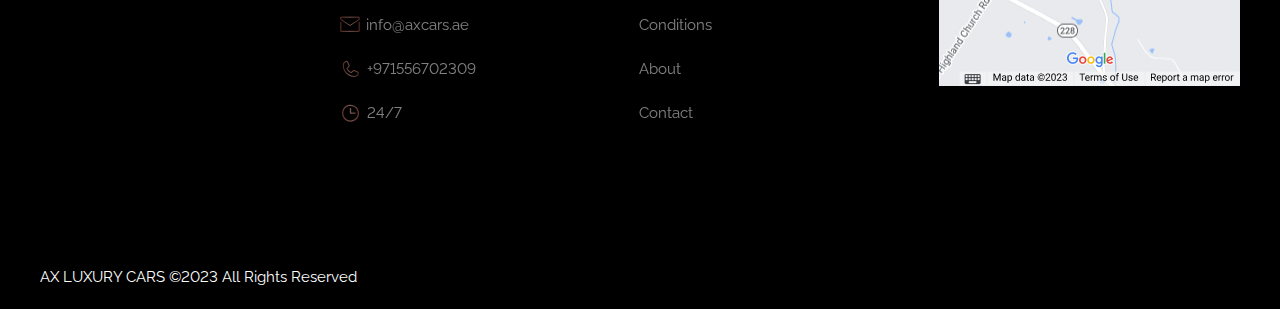
<file: conditions.html>
<!DOCTYPE html>
<html lang="en">
  <head>
    <meta charset="UTF-8" />
    <meta name="viewport" content="width=device-width, initial-scale=1.0" />
    <link
      rel="stylesheet"
      href="https://cdn.jsdelivr.net/npm/swiper@10/swiper-bundle.min.css"
    />
    <link rel="stylesheet" href="accordion.css" />

    <link rel="stylesheet" href="style.css" />

    <title>AX CAR</title>
  </head>
  <body>
    <div class="wrapper">
      <header class="header container">
        <div class="menu_toggle">
          <input type="checkbox" id="checkbox" />
          <label for="checkbox" class="toggle" onclick="toggleMenu()">
            <div class="bars" id="bar1"></div>
            <div class="bars" id="bar3"></div>
          </label>
        </div>
        <a href="index.html"><img src="/img/logo.svg" alt="AX CAR" /></a>
        <nav class="header_nav">
          <ul class="nav">
            <a href="catalog.html" class="nav_link"><li>Browse cars</li></a>
            <a href="" class="nav_link"><li>Conditions</li></a>
            <a href="buy-a-car.html" class="nav_link"><li>Buy a car</li></a>
            <a href="about-us.html" class="nav_link"><li>About Us</li></a>
            <a href="contact-us.html" class="nav_link"><li>Contact us</li></a>
          </ul>
        </nav>

        <div class="header_right">
          <ul class="social-links">
            <li>
              <div>
                <div id="lang-form">
                  <div id="language-selected" class="dropdownbox">EN</div>

                  <div id="dropdown-wrapper">
                    <ul name="lang" id="select-language-menu" class="menu">
                      <li class="selected">
                        English
                        <div class="lang-code" style="display: none">en</div>
                      </li>
                      <li>
                        Русский
                        <div class="lang-code" style="display: none">Ру</div>
                      </li>
                    </ul>
                  </div>
                </div>
              </div>
            </li>
          </ul>

          <a href="" class="button">
            <img
              src="/img/Vector 2.svg"
              alt="Call us"
              class="header_call_icon"
            />
            <span>Call us</span>
          </a>
        </div>
      </header>
      <main>
        <section
          class="page_title"
          style="background-image: url(img/sdsds-min.jpeg)"
        >
          <div class="page_title_block">
            <div class="page_title_text">Conditions</div>
            <div class="breadcrums">
              <span>Home</span>
              <span>Conditions</span>
            </div>
          </div>
          <div class="background_overlay"></div>
        </section>
        <section class="how_it_works container">
          <div class="section_subtitle luxury">Requirements</div>
          <div class="section_title">We work for your comfort</div>
          <div class="section_description">
            We want to make car rental leave a satisfying experience from your
            trip
          </div>
          <div class="info_cards">
            <div class="info_cards_card">
              <img src="/img/Location.svg" alt="Quick response" />
              <div class="info_cards_card_title">Learn conditions</div>
              <p class="info_cards_card_description">
                Read the Terms of Use to getfamiliar with the contract
              </p>
            </div>
            <div class="info_cards_card">
              <img src="/img/Location (1).svg" alt="Quick response" />
              <div class="info_cards_card_title">Choose a car</div>
              <p class="info_cards_card_description">
                Choose from a variety of carspresented in our fleet
              </p>
            </div>
            <div class="info_cards_card">
              <img src="/img/Location (2).svg" alt="Quick response" />
              <div class="info_cards_card_title">Fill in the form</div>
              <p class="info_cards_card_description">
                Complete the form to booka car lease
              </p>
            </div>
            <div class="info_cards_card">
              <img src="/img/Location (3).svg" alt="Quick response" />
              <div class="info_cards_card_title">Full insurance</div>
              <p class="info_cards_card_description">
                Full insurance is automaticallyincluded in price
              </p>
            </div>
            <div class="info_cards_card">
              <img src="/img/Location (4).svg" alt="Quick response" />
              <div class="info_cards_card_title">Minimum age</div>
              <p class="info_cards_card_description">
                You need to be at least 20 y.o. to lease our car
              </p>
            </div>
            <div class="info_cards_card">
              <img src="/img/Location (5).svg" alt="Quick response" />
              <div class="info_cards_card_title">Well-maintained cars</div>
              <p class="info_cards_card_description">
                Only cleanand quality-maintained cars
              </p>
            </div>
          </div>
        </section>

        <section class="accordions_block container">
          <div class="faqs_block">
            <div class="section_subtitle luxury">FAQS</div>
            <div class="section_title">Frequently Asked Questions</div>
            <div class="section_description">
              We gathered the most popular questions to provide you with useful
              information about our car rental service
            </div>
          </div>
          <ul id="my-accordion" class="accordionjs">
            <!-- Section 1 -->
            <li>
              <div>
                How fast can I drive a car?
                <svg
                  xmlns="http://www.w3.org/2000/svg"
                  width="8"
                  height="16"
                  viewBox="0 0 8 16"
                  fill="none"
                >
                  <path
                    d="M1.69922 7.72961L7.66113 1.43079C7.79785 1.2843 7.86377 1.1134 7.85889 0.918091C7.854 0.722778 7.77832 0.556763 7.63184 0.420044C7.48535 0.283325 7.31445 0.217407 7.11914 0.22229C6.92383 0.227173 6.75781 0.302856 6.62109 0.449341L0.19043 7.23157C0.0634766 7.36829 0 7.53186 0 7.72229C0 7.91272 0.0634766 8.07629 0.19043 8.21301L6.62109 15.0099C6.68945 15.0782 6.77002 15.132 6.86279 15.171C6.95557 15.2101 7.0459 15.2296 7.13379 15.2296C7.22168 15.2296 7.30957 15.2125 7.39746 15.1783C7.48535 15.1442 7.56348 15.0929 7.63184 15.0245C7.77832 14.8976 7.854 14.734 7.85889 14.5338C7.86377 14.3336 7.79785 14.1652 7.66113 14.0284L1.69922 7.72961Z"
                    fill="black"
                  />
                </svg>
              </div>
              <div>
                From 14 to 21 days, we can be notified about the fine.
                Defaulters have to pay a fine if they break the rule, depending
                on the severity of the violation. Payment will be charged from
                the deposit, if the fine amount exceeds the amount of the
                deposit - it will be charged from the credit card.
              </div>
            </li>

            <!-- Section 2 -->
            <li>
              <div>
                Where to pick up a car and where to rent it? Is there a
                delivery, delivery time?
                <svg
                  xmlns="http://www.w3.org/2000/svg"
                  width="8"
                  height="16"
                  viewBox="0 0 8 16"
                  fill="none"
                >
                  <path
                    d="M1.69922 7.72961L7.66113 1.43079C7.79785 1.2843 7.86377 1.1134 7.85889 0.918091C7.854 0.722778 7.77832 0.556763 7.63184 0.420044C7.48535 0.283325 7.31445 0.217407 7.11914 0.22229C6.92383 0.227173 6.75781 0.302856 6.62109 0.449341L0.19043 7.23157C0.0634766 7.36829 0 7.53186 0 7.72229C0 7.91272 0.0634766 8.07629 0.19043 8.21301L6.62109 15.0099C6.68945 15.0782 6.77002 15.132 6.86279 15.171C6.95557 15.2101 7.0459 15.2296 7.13379 15.2296C7.22168 15.2296 7.30957 15.2125 7.39746 15.1783C7.48535 15.1442 7.56348 15.0929 7.63184 15.0245C7.77832 14.8976 7.854 14.734 7.85889 14.5338C7.86377 14.3336 7.79785 14.1652 7.66113 14.0284L1.69922 7.72961Z"
                    fill="black"
                  />
                </svg>
              </div>
              <div>
                From 14 to 21 days, we can be notified about the fine.
                Defaulters have to pay a fine if they break the rule, depending
                on the severity of the violation. Payment will be charged from
                the deposit, if the fine amount exceeds the amount of the
                deposit - it will be charged from the credit card.
              </div>
            </li>

            <!-- Section 3 -->
            <li>
              <div>
                What should I do if an accident occurs?
                <svg
                  xmlns="http://www.w3.org/2000/svg"
                  width="8"
                  height="16"
                  viewBox="0 0 8 16"
                  fill="none"
                >
                  <path
                    d="M1.69922 7.72961L7.66113 1.43079C7.79785 1.2843 7.86377 1.1134 7.85889 0.918091C7.854 0.722778 7.77832 0.556763 7.63184 0.420044C7.48535 0.283325 7.31445 0.217407 7.11914 0.22229C6.92383 0.227173 6.75781 0.302856 6.62109 0.449341L0.19043 7.23157C0.0634766 7.36829 0 7.53186 0 7.72229C0 7.91272 0.0634766 8.07629 0.19043 8.21301L6.62109 15.0099C6.68945 15.0782 6.77002 15.132 6.86279 15.171C6.95557 15.2101 7.0459 15.2296 7.13379 15.2296C7.22168 15.2296 7.30957 15.2125 7.39746 15.1783C7.48535 15.1442 7.56348 15.0929 7.63184 15.0245C7.77832 14.8976 7.854 14.734 7.85889 14.5338C7.86377 14.3336 7.79785 14.1652 7.66113 14.0284L1.69922 7.72961Z"
                    fill="black"
                  />
                </svg>
              </div>
              <div>
                From 14 to 21 days, we can be notified about the fine.
                Defaulters have to pay a fine if they break the rule, depending
                on the severity of the violation. Payment will be charged from
                the deposit, if the fine amount exceeds the amount of the
                deposit - it will be charged from the credit card.
              </div>
            </li>
          </ul>
          <ul id="my-accordion" class="accordionjs">
            <!-- Section 1 -->
            <li>
              <div>
                What do I need to rent a car?
                <svg
                  xmlns="http://www.w3.org/2000/svg"
                  width="8"
                  height="16"
                  viewBox="0 0 8 16"
                  fill="none"
                >
                  <path
                    d="M1.69922 7.72961L7.66113 1.43079C7.79785 1.2843 7.86377 1.1134 7.85889 0.918091C7.854 0.722778 7.77832 0.556763 7.63184 0.420044C7.48535 0.283325 7.31445 0.217407 7.11914 0.22229C6.92383 0.227173 6.75781 0.302856 6.62109 0.449341L0.19043 7.23157C0.0634766 7.36829 0 7.53186 0 7.72229C0 7.91272 0.0634766 8.07629 0.19043 8.21301L6.62109 15.0099C6.68945 15.0782 6.77002 15.132 6.86279 15.171C6.95557 15.2101 7.0459 15.2296 7.13379 15.2296C7.22168 15.2296 7.30957 15.2125 7.39746 15.1783C7.48535 15.1442 7.56348 15.0929 7.63184 15.0245C7.77832 14.8976 7.854 14.734 7.85889 14.5338C7.86377 14.3336 7.79785 14.1652 7.66113 14.0284L1.69922 7.72961Z"
                    fill="black"
                  />
                </svg>
              </div>
              <div>
                From 14 to 21 days, we can be notified about the fine.
                Defaulters have to pay a fine if they break the rule, depending
                on the severity of the violation. Payment will be charged from
                the deposit, if the fine amount exceeds the amount of the
                deposit - it will be charged from the credit card.
              </div>
            </li>

            <!-- Section 2 -->
            <li>
              <div>
                In what condition is the car rented and in what condition should
                it be returned?
                <svg
                  xmlns="http://www.w3.org/2000/svg"
                  width="8"
                  height="16"
                  viewBox="0 0 8 16"
                  fill="none"
                >
                  <path
                    d="M1.69922 7.72961L7.66113 1.43079C7.79785 1.2843 7.86377 1.1134 7.85889 0.918091C7.854 0.722778 7.77832 0.556763 7.63184 0.420044C7.48535 0.283325 7.31445 0.217407 7.11914 0.22229C6.92383 0.227173 6.75781 0.302856 6.62109 0.449341L0.19043 7.23157C0.0634766 7.36829 0 7.53186 0 7.72229C0 7.91272 0.0634766 8.07629 0.19043 8.21301L6.62109 15.0099C6.68945 15.0782 6.77002 15.132 6.86279 15.171C6.95557 15.2101 7.0459 15.2296 7.13379 15.2296C7.22168 15.2296 7.30957 15.2125 7.39746 15.1783C7.48535 15.1442 7.56348 15.0929 7.63184 15.0245C7.77832 14.8976 7.854 14.734 7.85889 14.5338C7.86377 14.3336 7.79785 14.1652 7.66113 14.0284L1.69922 7.72961Z"
                    fill="black"
                  />
                </svg>
              </div>
              <div>
                From 14 to 21 days, we can be notified about the fine.
                Defaulters have to pay a fine if they break the rule, depending
                on the severity of the violation. Payment will be charged from
                the deposit, if the fine amount exceeds the amount of the
                deposit - it will be charged from the credit card.
              </div>
            </li>

            <!-- Section 3 -->
            <li>
              <div>
                What if I want to extend the lease? Or to return a car earlier?
                <svg
                  xmlns="http://www.w3.org/2000/svg"
                  width="8"
                  height="16"
                  viewBox="0 0 8 16"
                  fill="none"
                >
                  <path
                    d="M1.69922 7.72961L7.66113 1.43079C7.79785 1.2843 7.86377 1.1134 7.85889 0.918091C7.854 0.722778 7.77832 0.556763 7.63184 0.420044C7.48535 0.283325 7.31445 0.217407 7.11914 0.22229C6.92383 0.227173 6.75781 0.302856 6.62109 0.449341L0.19043 7.23157C0.0634766 7.36829 0 7.53186 0 7.72229C0 7.91272 0.0634766 8.07629 0.19043 8.21301L6.62109 15.0099C6.68945 15.0782 6.77002 15.132 6.86279 15.171C6.95557 15.2101 7.0459 15.2296 7.13379 15.2296C7.22168 15.2296 7.30957 15.2125 7.39746 15.1783C7.48535 15.1442 7.56348 15.0929 7.63184 15.0245C7.77832 14.8976 7.854 14.734 7.85889 14.5338C7.86377 14.3336 7.79785 14.1652 7.66113 14.0284L1.69922 7.72961Z"
                    fill="black"
                  />
                </svg>
              </div>
              <div>
                From 14 to 21 days, we can be notified about the fine.
                Defaulters have to pay a fine if they break the rule, depending
                on the severity of the violation. Payment will be charged from
                the deposit, if the fine amount exceeds the amount of the
                deposit - it will be charged from the credit card.
              </div>
            </li>
          </ul>
          <ul id="my-accordion" class="accordionjs">
            <!-- Section 1 -->
            <li>
              <div>
                What should I do if the rented car is evacuated?
                <svg
                  xmlns="http://www.w3.org/2000/svg"
                  width="8"
                  height="16"
                  viewBox="0 0 8 16"
                  fill="none"
                >
                  <path
                    d="M1.69922 7.72961L7.66113 1.43079C7.79785 1.2843 7.86377 1.1134 7.85889 0.918091C7.854 0.722778 7.77832 0.556763 7.63184 0.420044C7.48535 0.283325 7.31445 0.217407 7.11914 0.22229C6.92383 0.227173 6.75781 0.302856 6.62109 0.449341L0.19043 7.23157C0.0634766 7.36829 0 7.53186 0 7.72229C0 7.91272 0.0634766 8.07629 0.19043 8.21301L6.62109 15.0099C6.68945 15.0782 6.77002 15.132 6.86279 15.171C6.95557 15.2101 7.0459 15.2296 7.13379 15.2296C7.22168 15.2296 7.30957 15.2125 7.39746 15.1783C7.48535 15.1442 7.56348 15.0929 7.63184 15.0245C7.77832 14.8976 7.854 14.734 7.85889 14.5338C7.86377 14.3336 7.79785 14.1652 7.66113 14.0284L1.69922 7.72961Z"
                    fill="black"
                  />
                </svg>
              </div>
              <div>
                From 14 to 21 days, we can be notified about the fine.
                Defaulters have to pay a fine if they break the rule, depending
                on the severity of the violation. Payment will be charged from
                the deposit, if the fine amount exceeds the amount of the
                deposit - it will be charged from the credit card.
              </div>
            </li>

            <!-- Section 2 -->
            <li>
              <div>
                What should I do if the car breaks down during the rental?

                <svg
                  xmlns="http://www.w3.org/2000/svg"
                  width="8"
                  height="16"
                  viewBox="0 0 8 16"
                  fill="none"
                >
                  <path
                    d="M1.69922 7.72961L7.66113 1.43079C7.79785 1.2843 7.86377 1.1134 7.85889 0.918091C7.854 0.722778 7.77832 0.556763 7.63184 0.420044C7.48535 0.283325 7.31445 0.217407 7.11914 0.22229C6.92383 0.227173 6.75781 0.302856 6.62109 0.449341L0.19043 7.23157C0.0634766 7.36829 0 7.53186 0 7.72229C0 7.91272 0.0634766 8.07629 0.19043 8.21301L6.62109 15.0099C6.68945 15.0782 6.77002 15.132 6.86279 15.171C6.95557 15.2101 7.0459 15.2296 7.13379 15.2296C7.22168 15.2296 7.30957 15.2125 7.39746 15.1783C7.48535 15.1442 7.56348 15.0929 7.63184 15.0245C7.77832 14.8976 7.854 14.734 7.85889 14.5338C7.86377 14.3336 7.79785 14.1652 7.66113 14.0284L1.69922 7.72961Z"
                    fill="black"
                  />
                </svg>
              </div>
              <div>
                From 14 to 21 days, we can be notified about the fine.
                Defaulters have to pay a fine if they break the rule, depending
                on the severity of the violation. Payment will be charged from
                the deposit, if the fine amount exceeds the amount of the
                deposit - it will be charged from the credit card.
              </div>
            </li>

            <!-- Section 3 -->
            <li>
              <div>
                What to do if I broke the rules?
                <svg
                  xmlns="http://www.w3.org/2000/svg"
                  width="8"
                  height="16"
                  viewBox="0 0 8 16"
                  fill="none"
                >
                  <path
                    d="M1.69922 7.72961L7.66113 1.43079C7.79785 1.2843 7.86377 1.1134 7.85889 0.918091C7.854 0.722778 7.77832 0.556763 7.63184 0.420044C7.48535 0.283325 7.31445 0.217407 7.11914 0.22229C6.92383 0.227173 6.75781 0.302856 6.62109 0.449341L0.19043 7.23157C0.0634766 7.36829 0 7.53186 0 7.72229C0 7.91272 0.0634766 8.07629 0.19043 8.21301L6.62109 15.0099C6.68945 15.0782 6.77002 15.132 6.86279 15.171C6.95557 15.2101 7.0459 15.2296 7.13379 15.2296C7.22168 15.2296 7.30957 15.2125 7.39746 15.1783C7.48535 15.1442 7.56348 15.0929 7.63184 15.0245C7.77832 14.8976 7.854 14.734 7.85889 14.5338C7.86377 14.3336 7.79785 14.1652 7.66113 14.0284L1.69922 7.72961Z"
                    fill="black"
                  />
                </svg>
              </div>
              <div>
                From 14 to 21 days, we can be notified about the fine.
                Defaulters have to pay a fine if they break the rule, depending
                on the severity of the violation. Payment will be charged from
                the deposit, if the fine amount exceeds the amount of the
                deposit - it will be charged from the credit card.
              </div>
            </li>
          </ul>
        </section>
        <section class="contact_us_form_section container">
          <div class="contact_us_form_block">
            <form action="#" class="get_consultation_form">
              <input
                type="text"
                class="get_consultation_full_name"
                placeholder="Full Name"
              />
              <input
                type="tel"
                class="get_consultation_phone_number"
                placeholder="Phone Number"
              />
              <input
                type="email"
                class="get_consultation_email"
                placeholder="Email"
              />
              <textarea
                name="message"
                class="message"
                placeholder="Message"
                id="message"
                cols="30"
                rows="5"
              ></textarea>
              <button class="button">SEND</button>
            </form>
          </div>
          <div class="contact_us_form_content">
            <div class="section_subtitle luxury">Contact</div>
            <div class="section_title">Have other questions?</div>
            <div class="section_description">
              Write us a message, and we will reach out shortly
            </div>
            <div class="contact_info">
              <div>
                <img src="img/ph_map-pin.svg" alt="location" />14th Floor,
                Westburry Office, Dubai
              </div>
              <div>
                <img
                  src="img/oi_envelope-closed.svg"
                  alt="info@axcars.ae"
                />info@axcars.ae
              </div>
              <div>
                <img
                  src="img/ph_phone-light.svg"
                  alt="+971556702309"
                />+971556702309
              </div>
              <div><img src="img/ph_clock.svg" alt="24/7" />124/7</div>
            </div>
          </div>
        </section>

        <footer class="footer container">
          <div class="footer_logo">
            <img src="/img/logo.svg" alt="AX CAR" />
            <p>
              AX LUXURY CAR is a rent-a-car company providing luxury and
              medium-segment vehicles
            </p>
          </div>
          <div class="footer_get_in_touch">
            <div class="footer_block_title">Get In Touch</div>
            <div>
              <img src="img/ph_map-pin.svg" alt="location" />14th Floor,
              Westburry Office, Dubai
            </div>
            <div>
              <img
                src="img/oi_envelope-closed.svg"
                alt="info@axcars.ae"
              />info@axcars.ae
            </div>
            <div>
              <img
                src="img/ph_phone-light.svg"
                alt="+971556702309"
              />+971556702309
            </div>
            <div><img src="img/ph_clock.svg" alt="24/7" />24/7</div>
          </div>
          <div class="footer_quicklinks">
            <div class="footer_block_title">Quicklinks</div>
            <div>Home</div>
            <div>Browse cars</div>
            <div>Conditions</div>
            <div>About</div>
            <div>Contact</div>
          </div>
          <div class="footer_location">
            <div class="footer_block_title">Location</div>
            <img src="img/div.gm-style.jpg" alt="location" />
          </div>
        </footer>
        <div class="bottom_copyright container">
          AX LUXURY CARS ©2023 All Rights Reserved
        </div>
      </main>
    </div>
    <script
      src="https://code.jquery.com/jquery-3.7.0.min.js"
      integrity="sha256-2Pmvv0kuTBOenSvLm6bvfBSSHrUJ+3A7x6P5Ebd07/g="
      crossorigin="anonymous"
    ></script>
    <script src="https://cdn.jsdelivr.net/npm/swiper@10/swiper-bundle.min.js"></script>
    <script src="accordion.js"></script>
    <script src="/script.js"></script>
  </body>
</html>
</file>
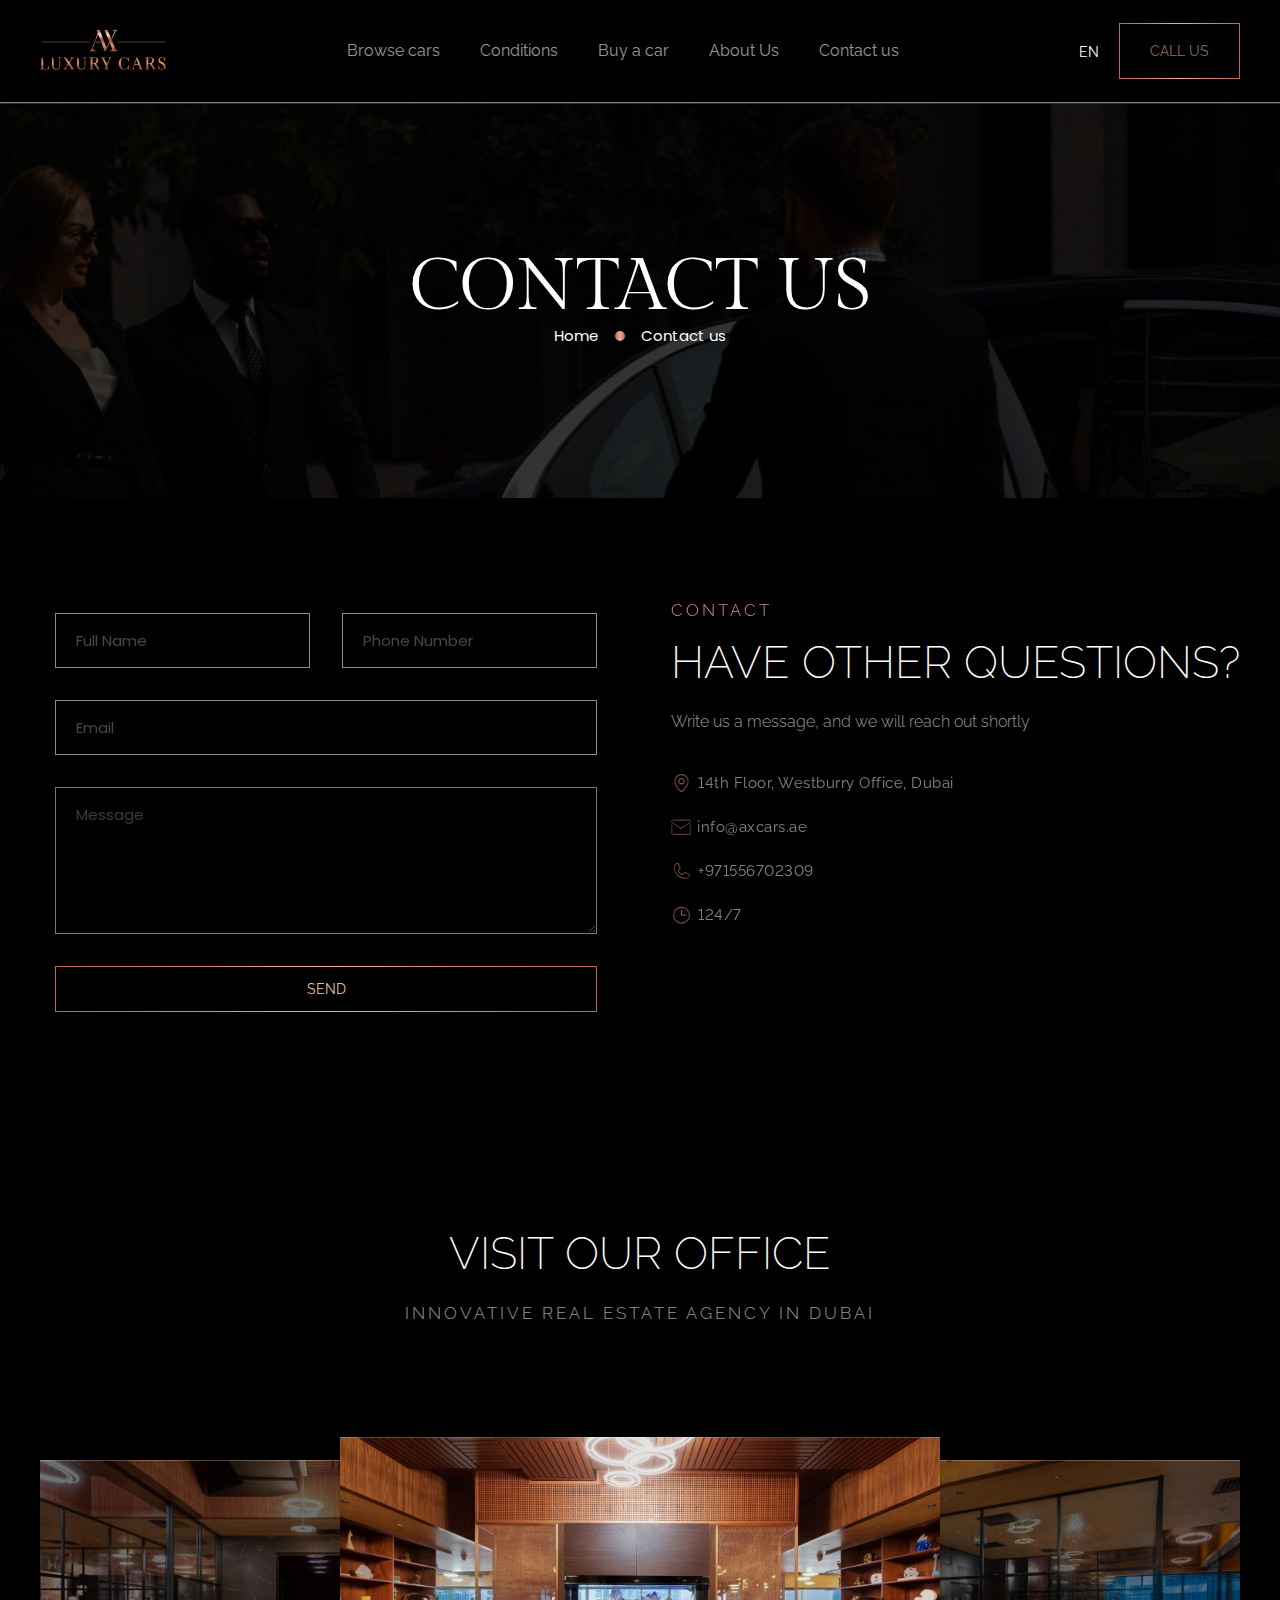
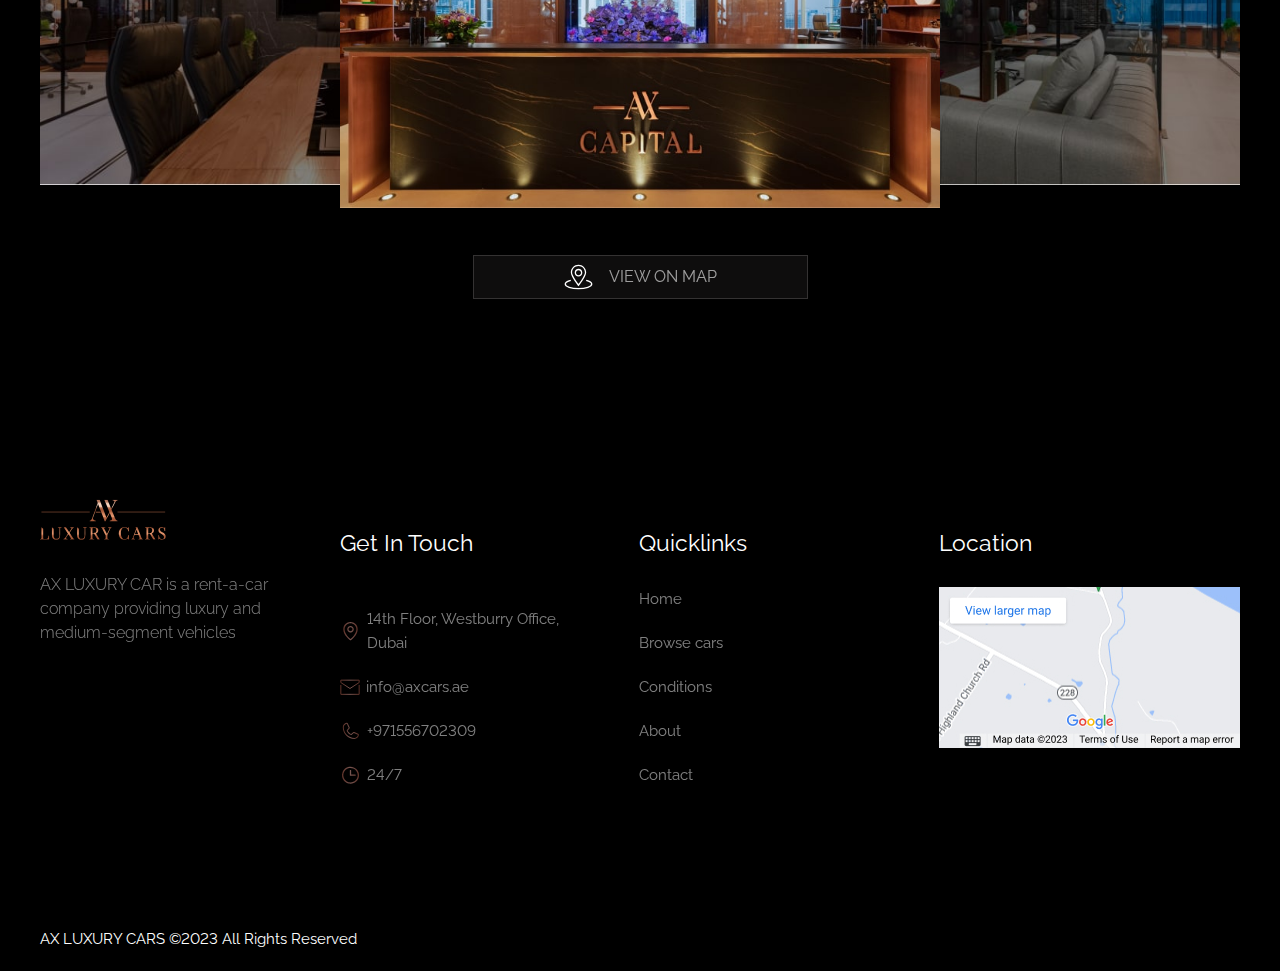
<file: contact-us.html>
<!DOCTYPE html>
<html lang="en">
  <head>
    <meta charset="UTF-8" />
    <meta name="viewport" content="width=device-width, initial-scale=1.0" />
    <link
      rel="stylesheet"
      href="https://cdn.jsdelivr.net/npm/swiper@10/swiper-bundle.min.css"
    />
    <link rel="stylesheet" href="style.css" />

    <title>AX CAR</title>
  </head>
  <body>
    <div class="wrapper">
      <header class="header container">
        <div class="menu_toggle">
          <input type="checkbox" id="checkbox" />
          <label for="checkbox" class="toggle" onclick="toggleMenu()">
            <div class="bars" id="bar1"></div>
            <div class="bars" id="bar3"></div>
          </label>
        </div>
        <a href="index.html"><img src="/img/logo.svg" alt="AX CAR" /></a>
        <nav class="header_nav">
          <ul class="nav">
            <a href="catalog.html" class="nav_link"><li>Browse cars</li></a>
            <a href="" class="nav_link"><li>Conditions</li></a>
            <a href="buy-a-car.html" class="nav_link"><li>Buy a car</li></a>
            <a href="about-us.html" class="nav_link"><li>About Us</li></a>
            <a href="contact-us.html" class="nav_link"><li>Contact us</li></a>
          </ul>
        </nav>

        <div class="header_right">
          <ul class="social-links">
            <li>
              <div>
                <div id="lang-form">
                  <div id="language-selected" class="dropdownbox">EN</div>

                  <div id="dropdown-wrapper">
                    <ul name="lang" id="select-language-menu" class="menu">
                      <li class="selected">
                        English
                        <div class="lang-code" style="display: none">en</div>
                      </li>
                      <li>
                        Русский
                        <div class="lang-code" style="display: none">Ру</div>
                      </li>
                    </ul>
                  </div>
                </div>
              </div>
            </li>
          </ul>

          <a href="" class="button">
            <img
              src="/img/Vector 2.svg"
              alt="Call us"
              class="header_call_icon"
            />
            <span>Call us</span>
          </a>
        </div>
      </header>
      <main>
        <section
          class="page_title"
          style="background-image: url(img/Sectioniiui-min.jpeg)"
        >
          <div class="page_title_block">
            <div class="page_title_text">Contact us</div>
            <div class="breadcrums">
              <span>Home</span>
              <span>Contact us</span>
            </div>
          </div>
          <div class="background_overlay"></div>
        </section>

        <section class="contact_us_form_section container">
          <div class="contact_us_form_block">
            <form action="#" class="get_consultation_form">
              <input
                type="text"
                class="get_consultation_full_name"
                placeholder="Full Name"
              />
              <input
                type="tel"
                class="get_consultation_phone_number"
                placeholder="Phone Number"
              />
              <input
                type="email"
                class="get_consultation_email"
                placeholder="Email"
              />
              <textarea
                name="message"
                class="message"
                placeholder="Message"
                id="message"
                cols="30"
                rows="5"
              ></textarea>
              <button class="button">SEND</button>
            </form>
          </div>
          <div class="contact_us_form_content">
            <div class="section_subtitle luxury">Contact</div>
            <div class="section_title">Have other questions?</div>
            <div class="section_description">
              Write us a message, and we will reach out shortly
            </div>
            <div class="contact_info">
              <div>
                <img src="img/ph_map-pin.svg" alt="location" />14th Floor,
                Westburry Office, Dubai
              </div>
              <div>
                <img
                  src="img/oi_envelope-closed.svg"
                  alt="info@axcars.ae"
                />info@axcars.ae
              </div>
              <div>
                <img
                  src="img/ph_phone-light.svg"
                  alt="+971556702309"
                />+971556702309
              </div>
              <div><img src="img/ph_clock.svg" alt="24/7" />124/7</div>
            </div>
          </div>
        </section>

        <section class="contct_gallery container">
          <div class="section_title">VISIT OUR OFFICE</div>
          <div class="section_subtitle">
            Innovative Real Estate Agency in Dubai
          </div>

          <div class="gallery_block">
            <img src="img/No Active-min.jpg" alt="" />
            <img class="active_img" src="img/Rectangle 574135-min.jpg" alt="" />
            <img src="img/No Activeuygmin.jpg" alt="" />
          </div>

          <a class="view_map_link" href="#">
            <svg
              xmlns="http://www.w3.org/2000/svg"
              width="29"
              height="26"
              viewBox="0 0 29 26"
              fill="none"
            >
              <path
                d="M6.80798 16.319C3.45477 17.1562 1.26953 18.5264 1.26953 20.0746C1.26953 22.6236 7.19314 24.69 14.5003 24.69C21.8074 24.69 27.731 22.6236 27.731 20.0746C27.731 18.5264 25.5458 17.1562 22.1926 16.319"
                stroke="white"
                stroke-width="1.32"
              />
              <mask id="path-2-inside-1_471_1754" fill="white">
                <path
                  fill-rule="evenodd"
                  clip-rule="evenodd"
                  d="M14.5009 22.2284C14.5009 22.2284 22.1932 12.6306 22.1932 8.38223C22.1932 4.1339 18.7492 0.689941 14.5009 0.689941C10.2526 0.689941 6.80859 4.1339 6.80859 8.38223C6.80859 12.6306 14.5009 22.2284 14.5009 22.2284ZM14.5 11.1899C15.8807 11.1899 17 10.0707 17 8.68994C17 7.30923 15.8807 6.18994 14.5 6.18994C13.1193 6.18994 12 7.30923 12 8.68994C12 10.0707 13.1193 11.1899 14.5 11.1899Z"
                />
              </mask>
              <path
                d="M14.5009 22.2284L13.4709 23.0539L14.5009 24.339L15.5309 23.0539L14.5009 22.2284ZM20.8732 8.38223C20.8732 9.1268 20.5109 10.2935 19.802 11.7651C19.1162 13.1891 18.1892 14.7331 17.2434 16.1742C16.3008 17.6107 15.3557 18.9206 14.645 19.8728C14.2901 20.3482 13.9948 20.7329 13.789 20.9978C13.6861 21.1303 13.6057 21.2327 13.5514 21.3014C13.5243 21.3358 13.5037 21.3617 13.4901 21.3788C13.4833 21.3873 13.4783 21.3936 13.475 21.3976C13.4734 21.3997 13.4723 21.4011 13.4716 21.402C13.4712 21.4024 13.471 21.4027 13.4709 21.4028C13.4708 21.4029 13.4708 21.4029 13.4708 21.403C13.4708 21.4029 13.4709 21.4028 14.5009 22.2284C15.5309 23.0539 15.531 23.0537 15.5312 23.0536C15.5312 23.0534 15.5314 23.0532 15.5316 23.053C15.5319 23.0526 15.5324 23.052 15.533 23.0513C15.5342 23.0498 15.5358 23.0478 15.5379 23.0451C15.5421 23.0399 15.5481 23.0324 15.5558 23.0226C15.5714 23.0031 15.594 22.9747 15.6231 22.9377C15.6815 22.8638 15.7663 22.7558 15.8738 22.6175C16.0887 22.3409 16.3943 21.9426 16.7606 21.4519C17.4923 20.4717 18.4702 19.1166 19.4506 17.6226C20.428 16.1333 21.4241 14.4813 22.1805 12.9108C22.914 11.388 23.5132 9.76184 23.5132 8.38223H20.8732ZM14.5009 2.00994C18.0202 2.00994 20.8732 4.86291 20.8732 8.38223H23.5132C23.5132 3.40488 19.4782 -0.630059 14.5009 -0.630059V2.00994ZM8.12859 8.38223C8.12859 4.86291 10.9816 2.00994 14.5009 2.00994V-0.630059C9.52354 -0.630059 5.48859 3.40488 5.48859 8.38223H8.12859ZM14.5009 22.2284C15.5309 21.4028 15.531 21.4029 15.531 21.403C15.531 21.4029 15.531 21.4029 15.5309 21.4028C15.5308 21.4027 15.5305 21.4024 15.5302 21.402C15.5295 21.4011 15.5283 21.3997 15.5267 21.3976C15.5235 21.3936 15.5185 21.3873 15.5117 21.3788C15.4981 21.3617 15.4775 21.3358 15.4504 21.3014C15.3961 21.2327 15.3156 21.1303 15.2127 20.9978C15.0069 20.7329 14.7117 20.3482 14.3568 19.8728C13.6461 18.9206 12.701 17.6107 11.7583 16.1742C10.8126 14.7331 9.88561 13.1891 9.19975 11.7651C8.4909 10.2935 8.12859 9.1268 8.12859 8.38223H5.48859C5.48859 9.76184 6.08782 11.388 6.82128 12.9108C7.57772 14.4813 8.57379 16.1333 9.55115 17.6226C10.5315 19.1166 11.5095 20.4717 12.2411 21.4519C12.6074 21.9426 12.9131 22.3409 13.128 22.6175C13.2354 22.7558 13.3202 22.8638 13.3786 22.9377C13.4078 22.9747 13.4304 23.0031 13.446 23.0226C13.4537 23.0324 13.4597 23.0399 13.4639 23.0451C13.466 23.0478 13.4676 23.0498 13.4688 23.0513C13.4694 23.052 13.4698 23.0526 13.4702 23.053C13.4704 23.0532 13.4705 23.0534 13.4706 23.0536C13.4708 23.0537 13.4709 23.0539 14.5009 22.2284ZM15.68 8.68994C15.68 9.34164 15.1517 9.86994 14.5 9.86994V12.5099C16.6097 12.5099 18.32 10.7997 18.32 8.68994H15.68ZM14.5 7.50994C15.1517 7.50994 15.68 8.03825 15.68 8.68994H18.32C18.32 6.58021 16.6097 4.86994 14.5 4.86994V7.50994ZM13.32 8.68994C13.32 8.03825 13.8483 7.50994 14.5 7.50994V4.86994C12.3903 4.86994 10.68 6.58021 10.68 8.68994H13.32ZM14.5 9.86994C13.8483 9.86994 13.32 9.34164 13.32 8.68994H10.68C10.68 10.7997 12.3903 12.5099 14.5 12.5099V9.86994Z"
                fill="white"
                mask="url(#path-2-inside-1_471_1754)"
              />
            </svg>
            VIEW ON MAP
          </a>
        </section>

        <footer class="footer container">
          <div class="footer_logo">
            <img src="/img/logo.svg" alt="AX CAR" />
            <p>
              AX LUXURY CAR is a rent-a-car company providing luxury and
              medium-segment vehicles
            </p>
          </div>
          <div class="footer_get_in_touch">
            <div class="footer_block_title">Get In Touch</div>
            <div>
              <img src="img/ph_map-pin.svg" alt="location" />14th Floor,
              Westburry Office, Dubai
            </div>
            <div>
              <img
                src="img/oi_envelope-closed.svg"
                alt="info@axcars.ae"
              />info@axcars.ae
            </div>
            <div>
              <img
                src="img/ph_phone-light.svg"
                alt="+971556702309"
              />+971556702309
            </div>
            <div><img src="img/ph_clock.svg" alt="24/7" />24/7</div>
          </div>
          <div class="footer_quicklinks">
            <div class="footer_block_title">Quicklinks</div>
            <div>Home</div>
            <div>Browse cars</div>
            <div>Conditions</div>
            <div>About</div>
            <div>Contact</div>
          </div>
          <div class="footer_location">
            <div class="footer_block_title">Location</div>
            <img src="img/div.gm-style.jpg" alt="location" />
          </div>
        </footer>
        <div class="bottom_copyright container">
          AX LUXURY CARS ©2023 All Rights Reserved
        </div>
      </main>
    </div>
    <script
      src="https://code.jquery.com/jquery-3.7.0.min.js"
      integrity="sha256-2Pmvv0kuTBOenSvLm6bvfBSSHrUJ+3A7x6P5Ebd07/g="
      crossorigin="anonymous"
    ></script>
    <script src="https://cdn.jsdelivr.net/npm/swiper@10/swiper-bundle.min.js"></script>

    <script src="/script.js"></script>
  </body>
</html>
</file>
<file: style.css>
@import url("https://fonts.googleapis.com/css2?family=Gilda+Display&family=Poppins:wght@400;500;600;700&family=Raleway:wght@200;400;500;600;700&family=Roboto&display=swap");

html,
body,
div,
span,
applet,
object,
iframe,
h1,
h2,
h3,
h4,
h5,
h6,
p,
blockquote,
pre,
a,
abbr,
acronym,
address,
big,
cite,
code,
del,
dfn,
em,
img,
ins,
kbd,
q,
s,
samp,
small,
strike,
strong,
sub,
sup,
tt,
var,
b,
u,
i,
center,
dl,
dt,
dd,
ol,
ul,
li,
fieldset,
form,
label,
legend,
table,
caption,
tbody,
tfoot,
thead,
tr,
th,
td,
article,
aside,
canvas,
details,
embed,
figure,
figcaption,
footer,
header,
hgroup,
menu,
nav,
output,
ruby,
section,
summary,
time,
mark,
audio,
video {
  margin: 0;
  padding: 0;
  border: 0;
  font-size: 100%;
  font: inherit;
  vertical-align: baseline;
}

/* HTML5 display-role reset for older browsers */
article,
aside,
details,
figcaption,
figure,
footer,
header,
hgroup,
menu,
nav,
section {
  display: block;
}

body {
  line-height: 1;
}

ol,
ul {
  list-style: none;
}

blockquote,
q {
  quotes: none;
}

blockquote:before,
blockquote:after,
q:before,
q:after {
  content: "";
  content: none;
}

table {
  border-collapse: collapse;
  border-spacing: 0;
}

img {
  user-select: none;
}

a:link,
a {
  text-decoration: none;
  outline: none;
  color: inherit;
}

:root {
  scroll-behavior: smooth;
  --section-padding: 100px;
  --main-color: #d3a188;
  --swiper-pagination-color: #fff;
  --swiper-pagination-bullet-size: 10px;
  --swiper-pagination-bullet-inactive-color: #000;
  --swiper-pagination-bullet-inactive-opacity: 0.5;
}

.luxury {
  text-transform: uppercase;
  background: linear-gradient(180deg, #be6552 0%, #eca9a0 51.04%, #be6552 100%);
  -webkit-background-clip: text;
  -webkit-text-fill-color: transparent;
  background-clip: text;
}

.container {
  max-width: 1200px;
  margin: 0 auto;
}

@media (max-width: 1200px) {
  .container {
    max-width: 1200px;
    margin: 0 auto;
    padding-left: 20px;
    padding-right: 20px;
  }
}

body {
  color: rgba(255, 255, 255, 0.6);
  font-family: Raleway;
  font-style: normal;
  font-feature-settings: "pnum" on, "lnum" on;
}

.wrapper {
  min-height: 100%;
  overflow: hidden;
  display: flex;
  flex-direction: column;
  background-color: #000;
}

/* header */

.header {
  width: -webkit-fill-available;
  width: -moz-available;
  padding: 23px 20px;
  display: flex;
  justify-content: space-between;
  align-items: center;
}
.header_nav {
  display: flex;
  align-items: center;
}

.header_right {
  display: flex;
  align-items: center;
}

.header_call_icon {
  display: none;
}

#checkbox {
  display: none;
}

.menu_toggle {
  z-index: 2;
  display: none;
}

.toggle {
  position: relative;
  width: 40px;
  height: 40px;
  cursor: pointer;
  display: flex;
  flex-direction: column;
  align-items: center;
  justify-content: center;
  gap: 10px;
  transition-duration: 0.5s;
}

.bars {
  width: 100%;
  height: 2px;
  background-color: rgb(255, 255, 255);
  border-radius: 4px;
}

#bar2 {
  transition-duration: 0.8s;
}

#checkbox:checked + .toggle .bars {
  position: absolute;
  transition-duration: 0.5s;
}

#checkbox:checked + .toggle #bar2 {
  transform: scaleX(0);
  transition-duration: 0.5s;
}

#checkbox:checked + .toggle #bar1 {
  width: 100%;
  transform: rotate(45deg);
  transition-duration: 0.5s;
}

#checkbox:checked + .toggle #bar3 {
  width: 100%;
  transform: rotate(-45deg);
  transition-duration: 0.5s;
}

#checkbox:checked + .toggle {
  transition-duration: 0.5s;
  transform: rotate(180deg);
}

.social-links {
  color: var(--text, #fff);
  text-align: right;
  font-family: Raleway;
  font-size: 14px;
  font-style: normal;
  font-weight: 400;
  line-height: normal;
  text-transform: uppercase;
}

.social-links li {
  display: inline;
  list-style-type: none;
  padding-right: 20px;
  float: left;
}

#lang-form div {
  float: left;
  margin-top: 1px;
}

#lang-form #dropdown-wrapper {
  width: 100px;
  margin-top: 20px;
  z-index: 1000;
  position: absolute;
}

.dropdownbox {
  margin: 0 auto;
  cursor: pointer;
}

.dropdownbox > p {
  display: block;
  user-select: none;
  -moz-user-select: none;
  /* Safari */
  -khtml-user-select: none;
}

ul.menu {
  margin: 0px;
  padding: 0px;
  list-style: none;
  position: relative;
  margin: 0 0;
  width: 100px;
  overflow: hidden;
  height: 0;
  margin-left: -37px;
  margin-top: 2px;
  -webkit-transition: all 0.3s ease-in;
  -moz-transition: all 0.3s ease-in;
  -o-transition: all 0.3s ease-in;
  transition: all 0.3s ease-in;
  /*-moz-transform:scale(0); */
  color: #fff;
  cursor: pointer;
  user-select: none;
  -moz-user-select: none;
  /* Safari */
  -khtml-user-select: none;
}

ul.menu li {
  padding: 2px 0;
  -webkit-transition: all 0.3s ease-in;
  -moz-transition: all 0.3s ease-in;
  -o-transition: all 0.3s ease-in;
  transition: all 0.3s ease-in;
}

ul.menu li:hover {
  padding-left: 10px;
  color: #2e408a;
  /*background: #1F8EC1;*/
}

.menu.showMenu {
  /*-moz-transform:scale(1);*/
  height: 50px;
}

.nav {
  display: flex;
  gap: 40px;
  align-items: center;
}
.button {
  padding: 20px 30px;
  color: #ebc0a6;
  text-align: center;
  font-family: Raleway;
  font-size: 14px;
  font-style: normal;
  font-weight: 400;
  line-height: 14px; /* 100% */
  text-transform: uppercase;
  border-image: linear-gradient(to right, #be6552, #eca9a0, #be6552) 1;
  border-width: 1px;
  border-style: solid;
  display: flex;
  gap: 10px;
  align-items: center;
  width: fit-content;
  cursor: pointer;
}

/* hero section */

.hero_section {
  max-height: 674px;
  background-image: url(/img/Foto-min.png);
  background-repeat: no-repeat;
  background-position: right bottom;
  background-size: 50% 100%;
}

.hero_content {
  display: flex;
  flex-direction: column;
  align-items: flex-start;
  justify-content: center;
  height: 100%;
  gap: 30px;
  padding: 90px 0;
}

.hero_title {
  color: #fff;
  font-family: Gilda Display;
  font-size: 72px;
  font-style: normal;
  font-weight: 400;
  line-height: 72px; /* 100% */
  text-transform: uppercase;
  width: 50%;
}

.hero_subtitle {
  font-size: 15px;
  font-style: normal;
  font-weight: 400;
  line-height: 24px;
}

/* about us section */

.about_ax_cars {
  padding-top: var(--section-padding);
  padding-bottom: var(--section-padding);
  background-image: url(/img/Fotoju-min.png);
  background-repeat: no-repeat;
  background-position: left top;
  background-size: 50%;
}

.about_ax_cars_content {
  display: flex;
}
.about_ax_cars_content_top {
  position: relative;
  left: 20%;
}

.about_ax_cars_content_left,
.about_ax_cars_content_right {
  width: 100%;
}

.section_subtitle {
  font-family: Raleway;
  font-size: 17px;
  font-style: normal;
  font-weight: 300;
  line-height: 24px; /* 141.176% */
  letter-spacing: 3px;
  text-transform: uppercase;
  margin-bottom: 14px;
}

.section_title {
  color: #fff;
  font-family: Raleway;
  font-size: 45px;
  font-style: normal;
  font-weight: 200;
  line-height: 54px; /* 120% */
  text-transform: uppercase;
  margin-bottom: 20px;
}

.section_description {
  font-family: Raleway;
  font-size: 16px;
  font-style: normal;
  font-weight: 300;
  line-height: 24px; /* 150% */
  margin-bottom: 37px;
}

.about_ax_cars_content_bottom_card {
  background: rgba(255, 255, 255, 0.1);
  box-shadow: 0px 0px 10px 0px rgba(0, 0, 0, 0.11);
}

.about_ax_cars_content_bottom {
  display: flex;
  gap: 30px;
  text-align: center;

  position: relative;
  left: -10%;
}

.about_ax_cars_content_bottom_card {
  padding: 30px;
  width: 170px;
  display: flex;
  flex-direction: column;
  gap: 30px;
  text-align: center;
  align-items: center;
}

.about_ax_cars_content_bottom_card img {
  max-width: 50px;
  height: 50px;
}

.mobile_foto {
  display: none;
}

/* main page catalog */

.main_page_catalog {
  padding-top: var(--section-padding);
  padding-bottom: var(--section-padding);
}

.main_page_catalog_inner {
  text-align: center;
}

.main_page_catalog_cards {
  display: grid;
  gap: 20px;
  grid-template-columns: 1fr 1fr 1fr 1fr;
  gap: 20px;
}

.main_page_catalog_cards_card {
  flex: 1;
  background-repeat: no-repeat;
  padding: 200px 30px 30px;
  display: flex;
  flex-direction: column;
  justify-content: end;
  text-align: left;
  color: #fff;
  position: relative;
}
.background_overlay {
  position: absolute;
  height: 100%;
  width: 100%;
  left: 0;
  top: 0;
  opacity: 0.5;
  background: #000;
}

.content_car {
  z-index: 1;
}

.car_category {
  margin-bottom: 15px;
  color: #fff;
  font-family: Raleway;
  font-size: 15px;
  font-style: normal;
  font-weight: 400;
  line-height: 24px; /* 160% */
}

.car_title {
  margin-bottom: 30px;
  color: #fff;
  font-family: Raleway;
  font-size: 23px;
  font-style: normal;
  font-weight: 600;
  line-height: 32.2px; /* 140% */
}

.car_price {
  margin-bottom: 40px;
  color: #fff;
  border-radius: 50px;
  background: var(--primary, #d3a188);
  padding: 10px 30px;
  width: fit-content;
  color: #fff;
  text-align: center;
  font-family: Raleway;
  font-size: 14px;
  font-style: normal;
  font-weight: 600;
  line-height: 14px; /* 100% */
  text-transform: uppercase;
}

.car_info {
  display: flex;
  color: #fff;
  justify-content: space-between;
  color: #fff;
  font-family: Raleway;
  font-size: 15px;
  font-style: normal;
  font-weight: 400;
  line-height: 24px;
}

.car_info span {
  font-family: Raleway;
  font-size: 18px;
  font-style: normal;
  font-weight: 600;
  line-height: 28.8px;
}

/* how it works section */

.how_it_works {
  padding-top: var(--section-padding);
  padding-bottom: var(--section-padding);
  text-align: center;
}

.how_it_works .section_title {
  margin-bottom: 35px;
}

.info_cards {
  display: grid;
  gap: 20px;
  grid-template-columns: 1fr 1fr 1fr;
}

.info_cards_card {
  background: rgba(255, 255, 255, 0.1);
  box-shadow: 0px 0px 10px 0px rgba(0, 0, 0, 0.11);
  flex: 1;
  padding: 40px 0 100px;
  text-align: center;
}

.info_cards_card_title {
  color: #fff;
  text-align: center;
  font-family: Raleway;
  font-size: 23px;
  font-style: normal;
  font-weight: 400;
  line-height: 32.2px; /* 140% */
  margin-bottom: 20px;
}

.info_cards_card_description {
  max-width: 65%;
  margin: 0 auto;
  color: rgba(255, 255, 255, 0.6);
  text-align: center;

  /* txt */
  font-family: Raleway;
  font-size: 16px;
  font-style: normal;
  font-weight: 300;
  line-height: 24px;
}

/* cta section */
.cta_section {
  display: flex;
  align-items: center;
  padding-top: var(--section-padding);
  padding-bottom: var(--section-padding);
  gap: 55px;
}
.cta_section_left {
  display: flex;
  flex-direction: column;
  width: 50%;
}
.cta_section_right {
  width: 50%;
}

.swiper {
  width: 100%;
  height: 100%;
}

.swiper-slide {
  text-align: center;
  font-size: 18px;
  background: #fff;
  display: flex;
  justify-content: center;
  align-items: center;
}

.swiper-slide img {
  display: block;
  width: 100%;
  height: 100%;
  object-fit: cover;
}

.car_slider .mySwiper2 {
  height: 550px;
  width: 100%;
}

.car_slider .mySwiper {
  height: 20%;
  box-sizing: border-box;
  padding: 10px 0;
  display: none;
}

.car_slider .mySwiper .swiper-slide {
  width: 25%;
  height: 100%;
  opacity: 0.4;
}

.car_slider .mySwiper .swiper-slide-thumb-active {
  opacity: 1;
}

.car_slider .swiper-slide img {
  display: block;
  width: 100%;
  height: 100%;
  object-fit: cover;
}

/* logos section */

.logos_section {
  padding: var(--section-padding) 30px;
  display: flex;
  justify-content: space-around;
}

.logos_section img {
  opacity: 0.6;
}

/* reviews section */

.reviews_section {
  padding-top: var(--section-padding);
  padding-bottom: var(--section-padding);
  background-image: url(/img/Section-min\(1\).webp);
  background-repeat: no-repeat;
  background-size: cover;
  text-align: center;
}

.reviews_block {
  display: grid;
  gap: 20px;
  grid-template-columns: 1fr 1fr;
  justify-content: space-between;
  align-items: center;
}

.review_item {
  padding: 52px;
  text-align: left;
  background-color: hsla(0, 0%, 0%, 0.82);
}

.review_text {
  color: #fff;

  /* txt */
  font-family: Raleway;
  font-size: 16px;
  font-style: normal;
  font-weight: 300;
  line-height: 24px; /* 150% */
  margin-bottom: 20px;
}

.review_author {
  display: flex;
  align-items: center;
  gap: 15px;
  color: var(--primary, #d3a188);
  font-family: Poppins;
  font-size: 15px;
  font-style: normal;
  font-weight: 400;
  line-height: 24px; /* 160% */
}

.review_author_name {
  color: #fff;

  /* txt */
  font-family: Raleway;
  font-size: 16px;
  font-style: normal;
  font-weight: 300;
  line-height: 24px; /* 150% */
}

.reviews_section .button {
  margin: 50px auto 0;
}

/* get consultation */

.get_consultation {
  padding-top: var(--section-padding);
  padding-bottom: var(--section-padding);
}

.get_consultation_inner {
  text-align: center;
  padding: 50px 40px;
  border: 1px solid rgba(89, 88, 88, 0.5);
  background: rgba(255, 255, 255, 0.1);
  backdrop-filter: blur(5.5px);
}

.get_consultation .section_description {
  margin-bottom: 50px;
}

.lux_line {
  background: linear-gradient(
    90deg,
    rgba(211, 161, 136, 0) 0%,
    #d3a188 50%,
    rgba(211, 161, 136, 0) 100%
  );
  height: 1px;
}

.get_consultation_form {
  display: flex;
  align-items: center;
  justify-content: center;
  gap: 32px;
}

.get_consultation_form input {
  border: none;
  border-bottom: 1px solid var(--paragraph, rgba(255, 255, 255, 0.6));
  opacity: 0.6;
  padding: 15px 0px;
  flex: 1;
  background: none;
  color: var(--text, #fff);
  font-variant-numeric: lining-nums proportional-nums;
  /* Caption1 */
  font-family: Raleway;
  font-size: 14px;
  font-style: normal;
  font-weight: 400;
  line-height: normal;
  outline: none;
}
button.button {
  background: none;
  padding: 15px 100px;
}

.contact_whatsapp {
  display: flex;
  align-items: center;
  justify-content: center;
  color: var(--paragraph, rgba(255, 255, 255, 0.6));
  font-variant-numeric: lining-nums proportional-nums;

  /* Caption1 */
  font-family: Raleway;
  font-size: 14px;
  font-style: normal;
  font-weight: 400;
  line-height: normal;
  margin-top: 37px;
}
.contact_whatsapp a {
  display: flex;
  align-items: center;
}
.contact_whatsapp img {
  margin: 0 4px 0 16px;
}

/* footer */

.footer {
  padding-top: var(--section-padding);
  padding-bottom: var(--section-padding);
  display: grid;
  grid-template-columns: 1fr 1fr 1fr 1fr;
  justify-content: space-between;
}

.footer_logo img {
  margin-bottom: 30px;
}

.footer_logo p {
  color: #fff;

  /* txt */
  font-family: Raleway;
  font-size: 16px;
  font-style: normal;
  font-weight: 300;
  line-height: 24px; /* 150% */
  opacity: 0.5;
  width: 80%;
}

.footer_get_in_touch {
  display: flex;
  flex-direction: column;
  gap: 20px;
  width: 80%;
}

.footer_get_in_touch div {
  color: #fff;
  font-family: Raleway;
  font-size: 15px;
  font-style: normal;
  font-weight: 400;
  line-height: 24px; /* 160% */
  display: flex;
  align-items: center;
  opacity: 0.5;
}

.footer_get_in_touch div img {
  display: inline-block;
  margin-right: 6px;
}

.footer_quicklinks div {
  color: #fff;
  font-family: Raleway;
  font-size: 15px;
  font-style: normal;
  font-weight: 400;
  line-height: 24px; /* 160% */
  display: flex;
  opacity: 0.5;
  flex-direction: column;
  gap: 15px;
  margin-bottom: 20px;
}

.footer_get_in_touch .footer_block_title,
.footer_quicklinks .footer_block_title,
.footer_location .footer_block_title {
  color: #fff;
  font-family: Raleway;
  font-size: 23px;
  font-style: normal;
  font-weight: 400;
  line-height: 32.2px; /* 140% */
  margin: 28px 0;
  opacity: 1;
}

.bottom_copyright {
  padding: 20px 0;
  color: #fff;
  font-family: Raleway;
  font-size: 15px;
  font-style: normal;
  font-weight: 400;
  line-height: 24px; /* 160% */
}

/* catalog page */

.page_title {
  display: flex;
  position: relative;
  overflow: hidden;
  padding-top: 150px;
  padding-bottom: 150px;
  background-position: center;
  background-size: cover;
  background-repeat: no-repeat;
  display: flex;
  align-items: center;
  justify-content: center;
}

.page_title_text {
  color: #fff;
  text-align: center;

  /* H1 */
  font-family: Gilda Display;
  font-size: 72px;
  font-style: normal;
  font-weight: 400;
  line-height: 72px; /* 100% */
  text-transform: uppercase;
}

.page_title_block {
  color: #fff;
  text-align: center;
  font-family: Poppins;
  font-size: 15px;
  font-style: normal;
  font-weight: 400;
  line-height: 24px; /* 160% */
  z-index: 1;
}
.breadcrums {
  display: flex;
  align-items: center;
  gap: 16px;
  justify-content: center;
}
.breadcrums span {
  display: flex;
  align-items: center;
  gap: 16px;
}

.breadcrums span::after {
  content: "";
  display: block;
  width: 10px;
  height: 10px;
  background: var(
    --main,
    linear-gradient(90deg, #be6552 0%, #eca9a0 49.01%, #be6552 100%)
  );
  border-radius: 100%;
}

.breadcrums span:last-child:after {
  display: none;
}

.catalog_filter_block {
  text-align: left;
  margin: 30px 0;
}
.catalog_filter {
  display: flex;
  justify-content: space-between;
  gap: 10px;
}
.filter_selects {
  display: flex;
  gap: 10px;
}
.filter_selects select {
  padding: 8px 12px;

  background: none;
  border: 1px solid #595858;
  color: #939393;
  font-variant-numeric: lining-nums proportional-nums;

  -webkit-appearance: none; /* Safari и Chrome */
  -moz-appearance: none; /* Mozilla */
  -ms-appearance: none; /* IE */

  /* Caption1 */
  font-family: Raleway;
  font-size: 14px;
  font-style: normal;
  font-weight: 400;
  line-height: 24px;
  background-image: url("/img/iconamoon_arrow-up-2-thin.svg");
  background-repeat: no-repeat;
  background-position: calc(100% - 15px) center;
  width: calc(100% + 15px);
  outline: none;
  cursor: pointer;
}

.filter_selects select:last-child {
  width: 175%;
}
.filter_buttons {
  display: flex;
  gap: 10px;
}
.filter_buttons .button {
  padding: 15px 40px;
  border: 1px solid var(--primary, #d3a188);
}
.all_filters {
  display: none;
}
.filter_buttons .button_gray {
  padding: 15px 12px;
  border: 1px solid #595858;
  color: #939393;
  font-variant-numeric: lining-nums proportional-nums;

  /* Caption1 */
  font-family: Raleway;
  font-size: 14px;
  font-style: normal;
  font-weight: 400;
  line-height: normal;
}
.found_count {
  text-align: left;
  margin-bottom: 30px;
}

/* car details */
.car_details {
  padding-top: var(--section-padding);
  padding-bottom: var(--section-padding);
}

.car_details hr {
  border: none;
  border-top: 0.5px solid rgba(89, 88, 88, 0.5);
}

.car_details_inner {
  display: flex;
  gap: 20px;
}

.car_details_content {
  max-width: 830px;
}

.car_slider {
  margin-bottom: 50px;
}

.car_details_price {
  display: flex;
  justify-content: space-between;
  align-items: center;
}
.car_details_cost {
  color: #fff;
  text-align: right;
  font-family: Raleway;
  font-size: 15px;
  font-style: normal;
  font-weight: 400;
  line-height: 24px; /* 160% */
  margin-bottom: 30px;
}

.car_details_cost span {
  color: var(--primary, #d3a188);
  text-align: right;
  font-variant-numeric: lining-nums proportional-nums;
  font-family: Raleway;
  font-size: 23px;
  font-style: normal;
  font-weight: 400;
  line-height: 32.2px; /* 140% */
}

.car_details_info {
  margin-top: 30px;
}

.car_details_info_property_names {
  color: #999;

  /* txt */
  font-family: Raleway;
  font-size: 16px;
  font-style: normal;
  font-weight: 300;
  line-height: 24px; /* 150% */
}

.car_details_info_property_values {
  color: #fff;

  /* txt */
  font-family: Raleway;
  font-size: 16px;
  font-style: normal;
  font-weight: 300;
  line-height: 24px; /* 150% */
}
.block_title {
  color: #fff;
  font-family: Raleway;
  font-size: 23px;
  font-style: normal;
  font-weight: 400;
  line-height: 32.2px; /* 140% */
  margin-bottom: 20px;
  margin-top: 20px;
}

.car_details_title {
  color: #fff;
  font-family: Raleway;
  font-size: 23px;
  font-style: normal;
  font-weight: 400;
  line-height: 32.2px; /* 140% */
}

.car_details_desc {
  margin-bottom: 20px;
}

.car_details_desc p {
  column-count: 2;
  color: rgba(255, 255, 255, 0.6);

  /* txt */
  font-family: Raleway;
  font-size: 16px;
  font-style: normal;
  font-weight: 300;
  line-height: 24px; /* 150% */
  margin-bottom: 25px;
}

.car_details_desc .button {
  width: -webkit-fill-available;
  width: -moz-available;
  justify-content: center;
}

.car_details_sidebar {
  display: flex;
  flex-direction: column;
  gap: 30px;
}

.car_details_sidebar_gallery {
  padding: 40px;
  border: 1px solid rgba(89, 88, 88, 0.5);
}

.car_details_sidebar_consultant {
  padding: 24px;
  border: 1px solid rgba(89, 88, 88, 0.5);
}
.consultant_buttons {
  display: flex;
  gap: 10px;
  margin-top: 16px;
}

.consultant_buttons .button {
  width: 100%;
  justify-content: center;
}

.car_details_sidebar_consultant .contact_whatsapp {
  margin-top: 16px;
}

.car_details_sidebar_gallery_imgs {
  display: flex;
  flex-wrap: wrap;
  gap: 10px;
}

.car_details_sidebar_gallery_imgs img {
  aspect-ratio: 1;
  object-fit: cover;
  width: 129px;
}

.car_details_items_wrapper {
  display: flex;
  gap: 25px;
}
.car_details_info_items {
  display: grid;
  grid-template-columns: 1fr 1fr;
}

.consultant_info {
  display: flex;
  align-items: center;
  gap: 16px;
}

.consiltant_info_name p {
  color: var(--text, #fff);
  font-variant-numeric: lining-nums proportional-nums;

  /* SUB2- */
  font-family: Raleway;
  font-size: 22px;
  font-style: normal;
  font-weight: 300;
  line-height: normal;
}

.consiltant_info_name span {
  color: var(--paragraph, rgba(255, 255, 255, 0.6));
  font-variant-numeric: lining-nums proportional-nums;

  /* Caption2 */
  font-family: Raleway;
  font-size: 12px;
  font-style: normal;
  font-weight: 500;
  line-height: normal;
  text-transform: uppercase;
}

/* buy a car */

.buy_a_car_form {
  padding-top: var(--section-padding);
  padding-bottom: var(--section-padding);
  max-width: 900px;
  margin: 0 auto;
  text-align: center;
}
.buy_a_car_form_wrapper {
  margin-top: 72px;
}
.buy_a_car_form_wrapper form {
  display: grid;
  grid-template-columns: 1fr 1fr;
}
.buy_a_car_form_wrapper .button {
  grid-column: 1/3;
  width: auto;
  justify-content: center;
}

.steps_buy_car {
  text-align: center;
}

.buy_a_car-img {
  width: 100%;
  margin: 100px auto;
}

.steps_text {
  display: grid;
  grid-template-columns: 1fr 1fr 1fr;
  gap: 43px;
  text-align: left;
  margin-top: 62px;
}
.steps_text_block hr {
  margin-bottom: 32px;
}

.steps_text_top {
  color: #fff;
  font-family: Raleway;
  font-size: 15px;
  font-style: normal;
  font-weight: 300;
  line-height: 24px; /* 160% */
  text-transform: uppercase;
  display: flex;
  align-items: center;
  gap: 10px;
  margin-bottom: 12px;
}
.steps_text_top .number {
  color: #fff;
  /* H2 */
  font-family: Raleway;
  font-size: 45px;
  font-style: normal;
  font-weight: 200;
  line-height: 54px; /* 120% */
  text-transform: uppercase;
}

/* contact us page */

.contact_us_form_section {
  padding-top: var(--section-padding);
  padding-bottom: var(--section-padding);

  display: flex;
  gap: 50px;
  justify-content: space-between;
}

.contact_us_form_block {
  max-width: 600px;
  padding: 15px;
  box-sizing: border-box;
}
.contact_us_form_block .get_consultation_form {
  display: grid;
  grid-template-columns: 1fr 1fr;
}

.get_consultation_full_name,
.get_consultation_phone_number {
  width: 255px;
}

.contact_us_form_block .get_consultation_form input,
.contact_us_form_block .get_consultation_form textarea {
  border: 1px solid #ededed;
  background: #000;
  color: #999;
  font-family: Poppins;
  font-size: 15px;
  font-style: normal;
  font-weight: 400;
  line-height: normal;
  padding: 15px 0px 15px 20px;
  box-sizing: border-box;
  -webkit-box-sizing: border-box;
  -moz-box-sizing: border-box;
}

.contact_us_form_block .get_consultation_form textarea {
  opacity: 0.5;
  border: none;
  border: 1px solid #ededed;
}

.contact_us_form_block .get_consultation_form .get_consultation_email,
.contact_us_form_block .get_consultation_form .message,
.contact_us_form_block .get_consultation_form .button {
  grid-column-start: 1;
  grid-column-end: 3;
  justify-content: center;
}

.contact_us_form_block .get_consultation_form .button {
  width: 100%;
}

.contact_us_form_content .contact_info div {
  display: flex;
  align-items: center;
  gap: 6px;
  color: #fff;
  font-family: Raleway;
  font-size: 15px;
  font-style: normal;
  font-weight: 400;
  line-height: 24px; /* 160% */
  opacity: 0.5;
  letter-spacing: 0.5px;
}
.contact_us_form_content .contact_info {
  display: flex;
  flex-direction: column;
  gap: 20px;
}

.contct_gallery {
  padding-top: var(--section-padding);
  padding-bottom: var(--section-padding);
  text-align: center;
}

.gallery_block {
  display: flex;
  align-items: center;
  position: relative;
  margin-top: 135px;
}
.gallery_block img {
  width: 50%;
}
.active_img {
  position: absolute;
  left: 50%;
  transform: translateX(-50%);
}

.view_map_link {
  border: 1px solid var(--border-50, rgba(89, 88, 88, 0.5));
  background: var(--blur-button, rgba(17, 16, 16, 0.8));
  backdrop-filter: blur(10px);

  margin-top: 70px;
  display: flex;
  align-items: center;
  gap: 16px;
  width: fit-content;
  padding: 8px 90px;
  margin-left: auto;
  margin-right: auto;
}

/* conditions page */
.accordions_block {
  padding-top: var(--section-padding);
  padding-bottom: var(--section-padding);
  display: grid;
  grid-template-columns: 1fr 1fr;
  gap: 30px;
}

.accordionjs li div {
  display: flex;
  justify-content: space-between;
  align-items: center;
}

/* adaptive */

@media (max-width: 1200px) {
  .hero_content {
    padding-left: 20px;
    padding-right: 20px;
  }

  .about_ax_cars {
    background: none;
  }

  .about_ax_cars_content_left {
    display: none;
  }
  .about_ax_cars_content_right {
    text-align: center;
  }
  .about_ax_cars_content_bottom,
  .about_ax_cars_content_top {
    left: 0;
  }
  .about_ax_cars_content_bottom {
    justify-content: center;
  }

  .about_ax_cars_content_bottom_card {
    width: auto;
    flex: 1;
  }

  .car_details_sidebar_gallery_imgs img {
    width: 100%;
  }
}

@media (max-width: 1150px) {
  .car_details_sidebar_gallery {
    display: none;
  }
  .car_details_inner {
    flex-direction: column;
  }

  .car_details_content {
    max-width: 100%;
  }

  .car_slider .mySwiper {
    display: block;
  }

  .car_slider .mySwiper2 {
    height: 300px;
  }

  .car_details_info_items {
    grid-template-columns: 1fr;
  }
  .car_details_info_property_names {
    width: 10vw;
  }
}
@media (max-width: 1050px) {
  .header_nav {
    display: none;
  }
  .menu_toggle {
    display: flex;
    z-index: 1001;
  }
  .header_nav.active {
    display: flex;
    order: -1;
    position: absolute;
    height: 100svh;
    width: 100%;
    left: 0;
    top: 0;
    justify-content: center;
    background-color: #000;
    z-index: 1000;
  }
  .nav.active {
    flex-direction: column;
    font-size: 30px;
  }

  .header_call_icon {
    display: block;
  }

  .header_right .button {
    border: none;
    padding: unset;
  }
  .header_right .button span {
    display: none;
  }
  .hero_section {
    background-size: cover;
    background-position: center;
  }

  .main_page_catalog_cards {
    display: grid;
    grid-template-columns: 1fr 1fr;
  }

  .main_page_catalog_cards_card {
    background-size: cover;
    background-position: center;
  }

  .cta_section {
    flex-direction: column;
  }

  .cta_section_right,
  .cta_section_right {
    width: 100%;
  }
  .cta_section {
    flex-direction: column;
  }
  .cta_section_left {
    text-align: center;
  }
  .cta_section_left .button {
    margin: auto;
  }
}
@media (max-width: 995px) {
  .catalog_filter {
    flex-direction: column;
  }

  .filter_buttons {
    justify-content: center;
  }
  .filter_buttons .button {
    padding: 8px 12px;
  }
  .car_details_info_property_names {
    width: 14vw;
  }

  .info_cards {
    grid-template-columns: 1fr 1fr;
  }

  .contact_us_form_content .section_title {
    text-align: left;
  }
  .contact_us_form_section {
    flex-direction: column-reverse;
    align-items: center;
  }

  .contact_us_form_block {
    width: 100%;
  }
  .contact_us_form_block .get_consultation_form textarea {
    width: -webkit-fill-available;
    width: -moz-available;
  }
  .contact_us_form_block .get_consultation_form {
    display: flex;
    width: unset;
  }
  .get_consultation {
    background: rgba(255, 255, 255, 0.05);
  }
  .get_consultation_inner {
    background: none;
    border: none;
    padding: unset;
  }
  .get_consultation_inner .section_title {
    color: var(--text, #fff);
    text-align: center;
    font-family: Raleway;
    font-size: 32px;
    font-style: normal;
    font-weight: 200;
    line-height: 54px; /* 168.75% */
    text-transform: uppercase;
  }
  .get_consultation_form {
    flex-direction: column;
  }
  .get_consultation_form input {
    width: -webkit-fill-available;
    width: -moz-available;
  }
}
@media (max-width: 850px) {
  .get_consultation {
    background: rgba(255, 255, 255, 0.05);
  }
  .get_consultation_inner {
    background: none;
    border: none;
  }

  .get_consultation_inner .button {
    width: -webkit-fill-available;
    width: -moz-available;
    display: flex;
    justify-content: center;
  }
  .get_consultation_inner .section_title {
    color: var(--text, #fff);
    text-align: center;
    font-family: Raleway;
    font-size: 32px;
    font-style: normal;
    font-weight: 200;
    line-height: 54px; /* 168.75% */
    text-transform: uppercase;
  }
  .get_consultation_form {
    flex-direction: column;
  }
  .get_consultation_form input {
    width: -webkit-fill-available;
    width: -moz-available;
  }
  .lux_line {
    display: none;
  }

  .footer {
    grid-template-columns: 1fr 1fr;
    gap: 25px;
  }

  .steps_text {
    grid-template-columns: 1fr;
  }

  .steps_text_block .section_title {
    color: #fff;
    font-family: Raleway;
    font-size: 30px;
    font-style: normal;
    font-weight: 300;
    line-height: 24px;
    text-transform: uppercase;
  }

  .contact_us_form_content .section_title {
    text-align: left;
  }
  .contact_us_form_section {
    flex-direction: column-reverse;
    align-items: center;
  }

  .contact_us_form_block {
    width: 100%;
  }
  .contact_us_form_block .get_consultation_form textarea {
    width: -webkit-fill-available;
    width: -moz-available;
  }
  .contact_us_form_block .get_consultation_form {
    display: flex;
    width: unset;
  }

  .view_map_link {
    padding: 8px 32px;
  }
  .gallery_block {
    margin-top: 50px;
  }
}

@media (max-width: 768px) {
  :root {
    --section-padding: 50px;
  }
  .hero_title {
    color: #fff;
    font-family: Gilda Display;
    font-size: 46px;
    font-style: normal;
    font-weight: 400;
    line-height: 72px; /* 156.522% */
    text-transform: uppercase;
  }
  .section_title {
    color: #fff;
    text-align: center;

    /* H2/Mobile */
    font-family: Raleway;
    font-size: 36px;
    font-style: normal;
    font-weight: 200;
    line-height: 54px; /* 150% */
    text-transform: uppercase;
  }

  .about_ax_cars_content_bottom {
    flex-direction: column;
  }

  .cta_section_left {
    width: 100%;
  }
  .info_cards {
    flex-direction: column;
  }

  .mobile_foto {
    display: block;
    width: 100%;
    margin-top: 50px;
  }

  .logos_section {
    overflow: scroll;
    justify-content: unset;
    gap: 55px;
  }

  .reviews_block {
    grid-template-columns: 1fr;
  }
  .main_page_catalog_cards {
    display: grid;
    grid-template-columns: 1fr;
  }
  .footer {
    grid-template-columns: 1fr;
  }
  .bottom_copyright {
    text-align: center;
  }

  .page_title {
    padding-top: 95px;
    padding-bottom: 95px;
  }

  .page_title_text {
    color: #fff;
    text-align: center;
    font-family: Gilda Display;
    font-size: 38px;
    font-style: normal;
    font-weight: 400;
    line-height: 72px; /* 189.474% */
    text-transform: uppercase;
  }
  .car_details_info_property_names li,
  .car_details_info_property_values li {
    margin-bottom: 15px;
  }
  .car_details_info_property_names {
    width: 20vw;
  }

  .buy_a_car_form_wrapper form {
    grid-template-columns: 1fr;
  }

  .buy_a_car_form_wrapper .button {
    grid-column: unset;
  }

  .accordions_block {
    grid-template-columns: 1fr;
    text-align: center;
  }

  .accordionjs {
    text-align: left;
  }
}

@media (max-width: 650px) {
  .filter_selects select:last-child {
    width: 100%;
  }
  .filter_selects select {
    width: 100%;
    display: none;
  }

  .filter_selects .brands {
    order: -2;
    display: block;
  }

  .filter_selects .price {
    order: -1;
    display: block;
  }
  .filter_selects {
    flex-direction: column;
  }

  .filter_buttons .button_gray {
    display: none;
  }

  .all_filters {
    display: block;
  }

  .car_details_info_property_names {
    width: 30vw;
  }

  .car_details_desc p {
    column-count: 1;
  }
  .info_cards {
    grid-template-columns: 1fr;
  }
}
</file>
<file: accordion.css>
.accordionjs {
  position: relative;
  margin: 0;
  padding: 0;
  list-style: none;
  margin-top: 10px;
  margin-bottom: 20px;
}
.accordionjs .acc_section {
  position: relative;
  z-index: 10;
  margin-top: -1px;
  overflow: hidden;
}
.accordionjs .acc_section .acc_head {
  position: relative;
  background: #000;
  padding: 17px 31px;
  display: block;
  cursor: pointer;
  color: #fff;
  font-family: Poppins;
  font-size: 15px;
  font-style: normal;
  font-weight: 500;
  line-height: 24px; /* 160% */

  display: flex;
  justify-content: space-between;
  align-items: center;
  gap: 35px;
}
.accordionjs .acc_section .acc_head svg {
  transform: rotate(-90deg);
  width: 20px;
}
.accordionjs .acc_section .acc_head svg path {
  fill: #d3a188;
}
.accordionjs .acc_section .acc_head h3 {
  line-height: 1;
  margin: 5px 0;
}
.accordionjs .acc_section .acc_content {
  padding: 20px;
  color: #939393;
  font-family: Poppins;
  font-size: 15px;
  font-style: normal;
  font-weight: 400;
  line-height: 24px; /* 160% */
}
.accordionjs .acc_section:first-of-type,
.accordionjs .acc_section:first-of-type .acc_head {
  border-top-left-radius: 3px;
  border-top-right-radius: 3px;
}
.accordionjs .acc_section:last-of-type,
.accordionjs .acc_section:last-of-type .acc_content {
  border-bottom-left-radius: 3px;
  border-bottom-right-radius: 3px;
}
.accordionjs .acc_section.acc_active > .acc_content {
  display: block;
}
.accordionjs .acc_section.acc_active > .acc_head {
  background: #d3a188;
  color: #000;
}

.accordionjs .acc_section.acc_active > .acc_head svg {
  transform: rotate(0deg);
}
.accordionjs .acc_section.acc_active > .acc_head svg path {
  fill: #000;
}
</file>
